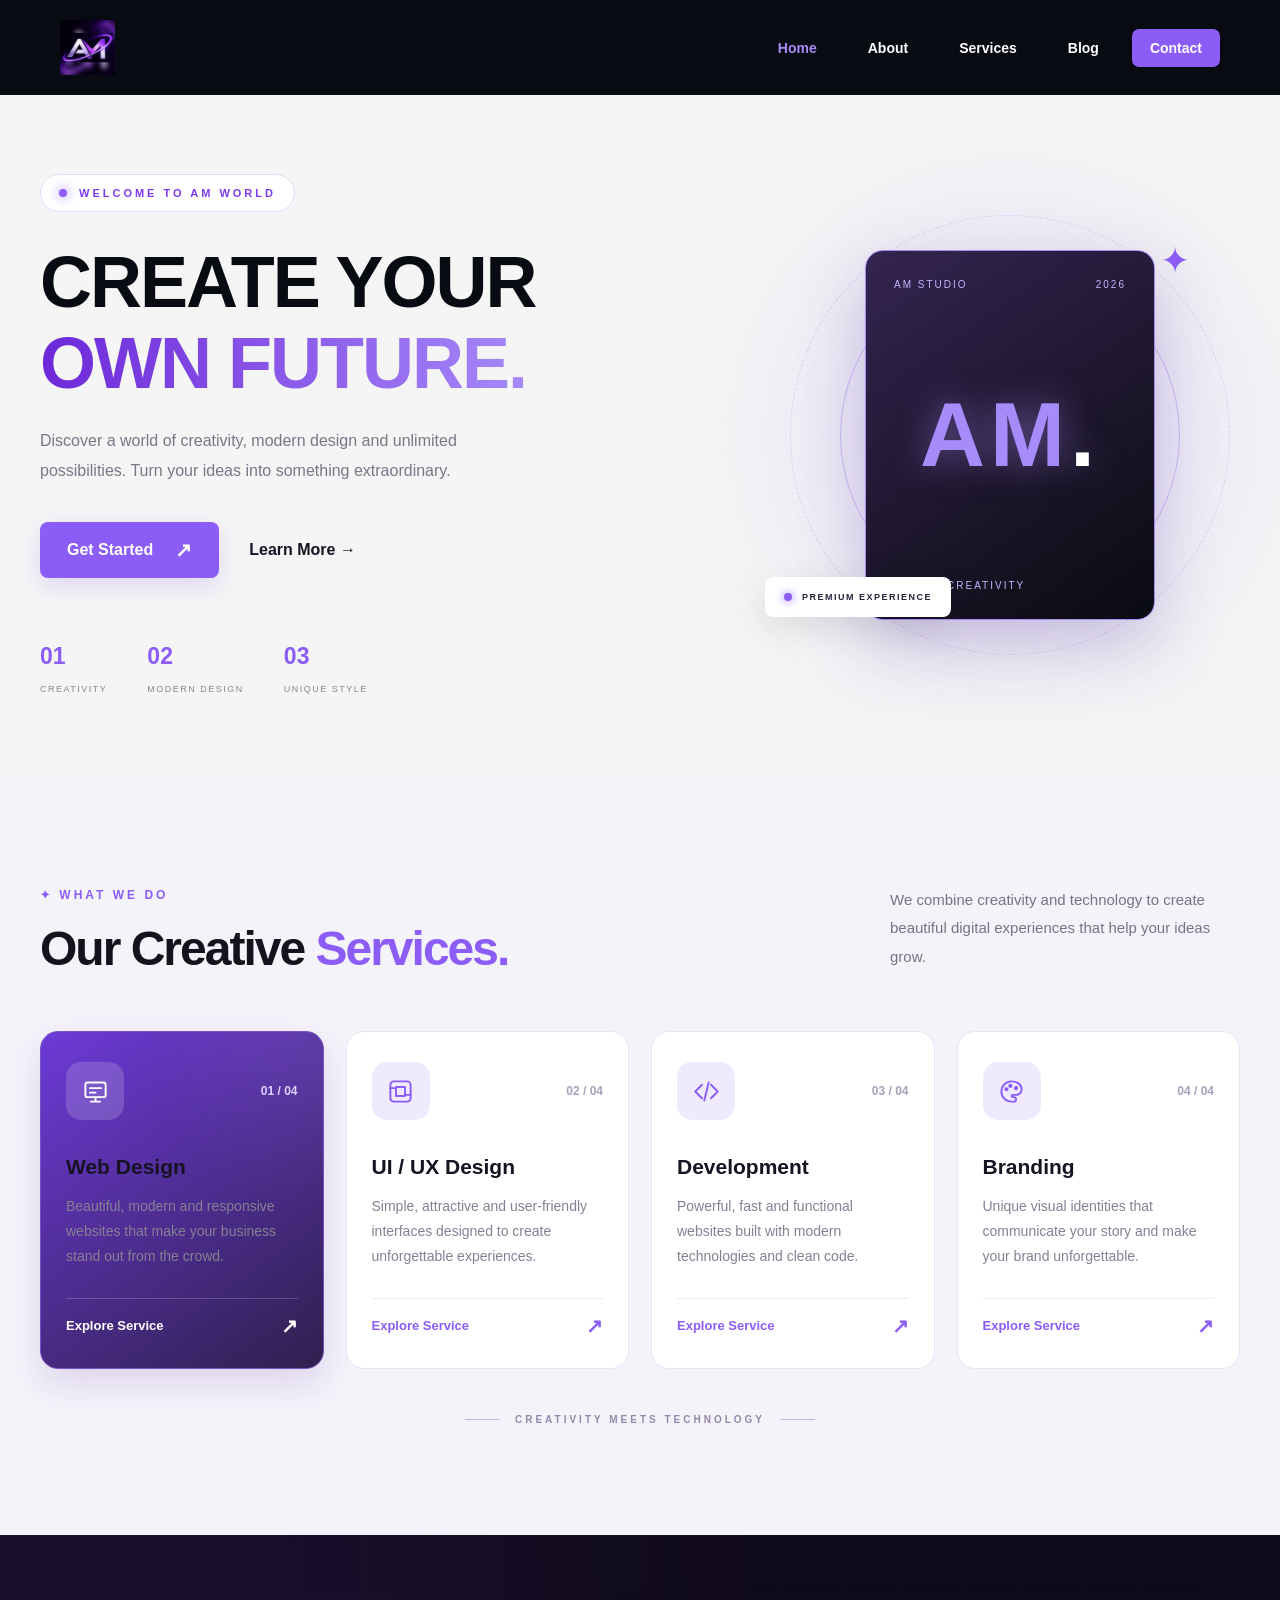
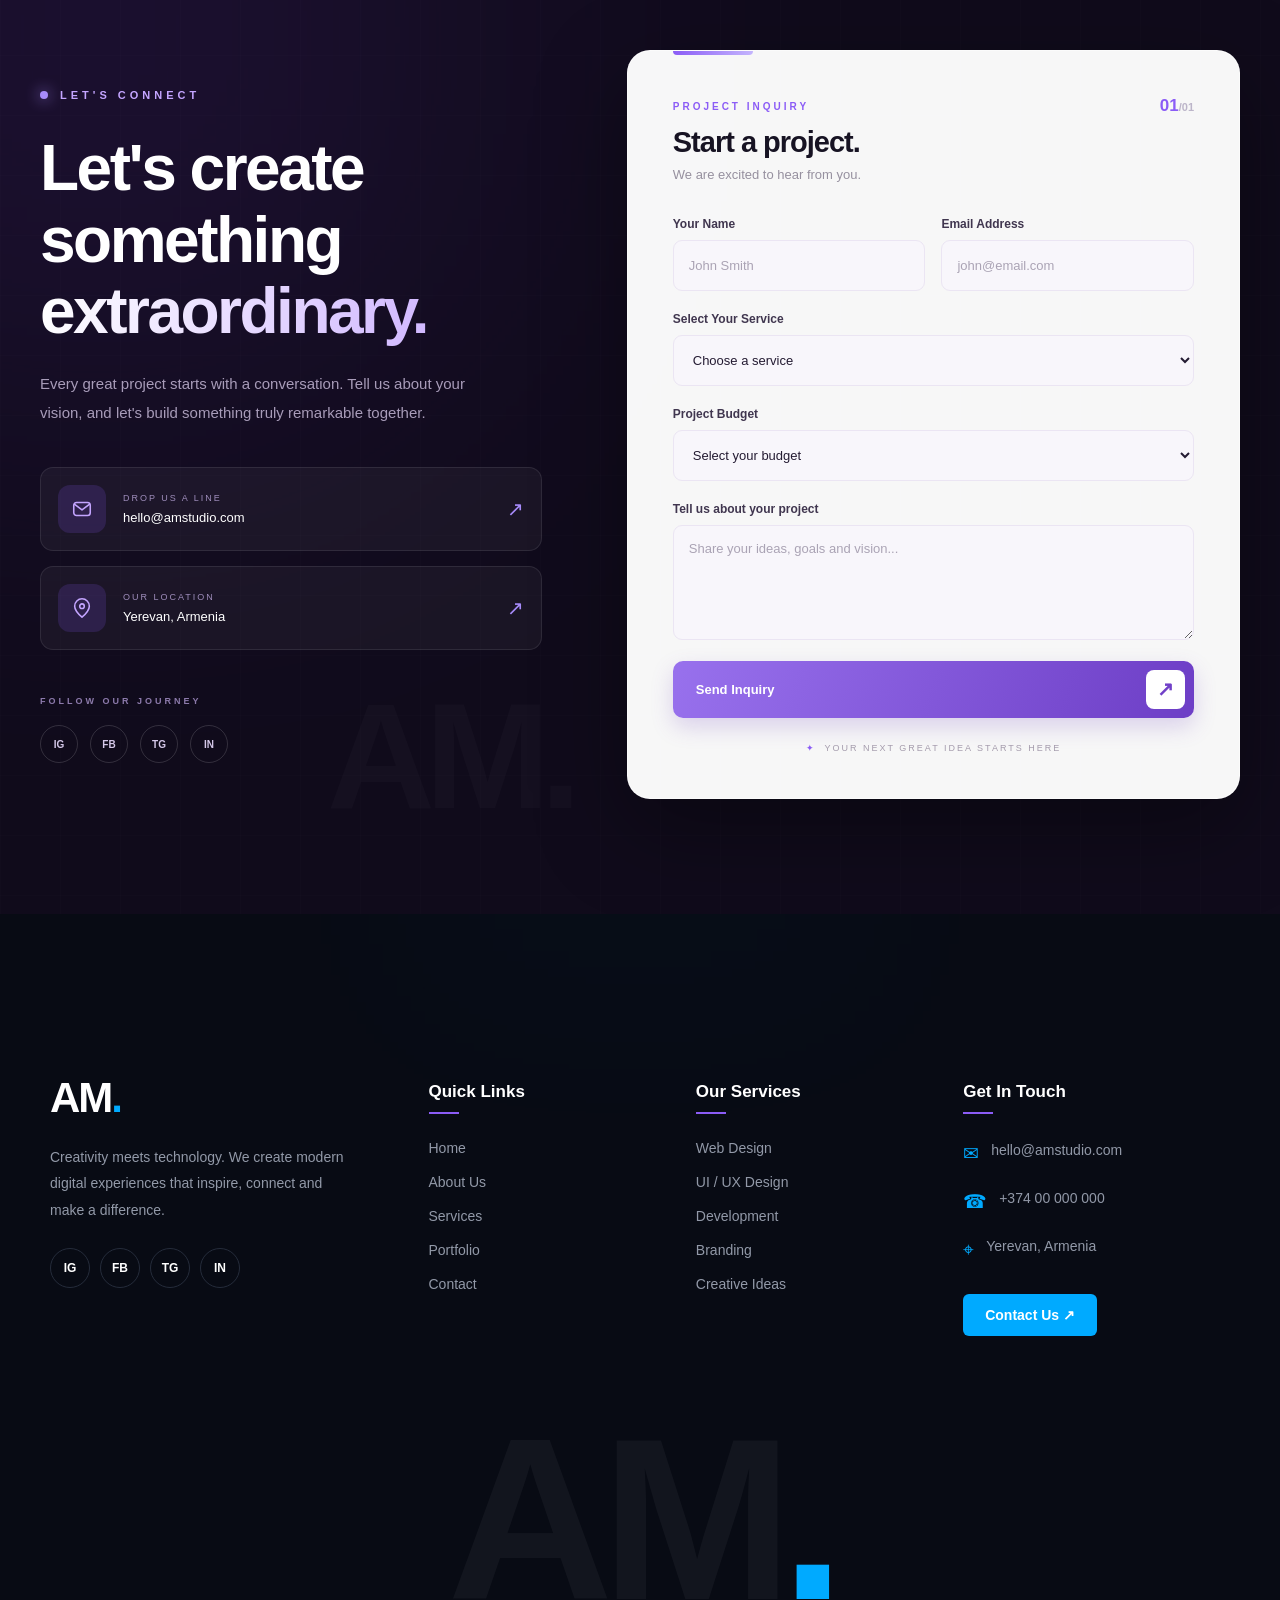
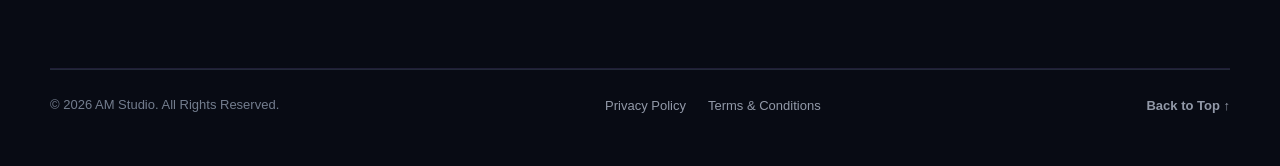
<file: index.html>
<!DOCTYPE html>
<html lang="en">
<head>
    <meta charset="UTF-8">
    <meta name="viewport" content="width=device-width, initial-scale=1.0">
    <title>AM Website</title>
    <link rel="stylesheet" href="style.css">
    <!-- AM STUDIO LOGO -->

    <link rel="icon"
          type="image/png"
          sizes="96x96"
          href="./favicon-96.png">

    <link rel="apple-touch-icon"
          href="./apple-touch-icon.png">

    <title>AM Studio | Creative Digital Agency</title>

    <meta name="description"
          content="AM Studio - Modern web design, development and creative digital experiences.">
    <link rel="icon"
          type="image/png"
          sizes="96x96"
          href="/favicon-96.png">

    <title>AM Studio | Creative Digital Agency</title>
</head>
<body>


<header>
    <div class="container">
        <div class="row">

            <a href="index.html" class="logo">
                <img src="./am-mark-512.png" alt="AM Studio">
            </a>

            <nav>
                <ul class="menu">

                    <li><a href="index.html">Home</a></li>
                    <li><a href="About.html">About</a></li>
                    <li><a href="services.html">Services</a></li>
                    <li><a href="Blog.html">Blog</a></li>
                    <li><a class="contact" href="Contact.html">Contact</a></li>

                </ul>
            </nav>

        </div>
    </div>
</header>

<section class="hero-section">

    <div class="hero-container">

        <div class="hero-left">

            <div class="hero-badge">
                <span class="hero-dot"></span>
                WELCOME TO AM WORLD
            </div>

            <h1>
                CREATE YOUR
                <span>OWN FUTURE.</span>
            </h1>

            <p>
                Discover a world of creativity, modern design
                and unlimited possibilities. Turn your ideas
                into something extraordinary.
            </p>

            <div class="hero-buttons">

                <a href="#" class="primary-btn">
                    Get Started <span>↗</span>
                </a>

                <a href="#" class="secondary-btn">
                    Learn More →
                </a>

            </div>

            <div class="hero-features">

                <div>
                    <h3>01</h3>
                    <span>CREATIVITY</span>
                </div>

                <div>
                    <h3>02</h3>
                    <span>MODERN DESIGN</span>
                </div>

                <div>
                    <h3>03</h3>
                    <span>UNIQUE STYLE</span>
                </div>

            </div>

        </div>

        <div class="hero-right">

            <div class="purple-glow"></div>

            <div class="hero-orbit orbit-1"></div>
            <div class="hero-orbit orbit-2"></div>

            <div class="hero-main-card">

                <div class="card-header">
                    <span>AM STUDIO</span>
                    <span>2026</span>
                </div>

                <div class="card-logo">
                    AM<span>.</span>
                </div>

                <div class="card-footer">
                    ART OF CREATIVITY
                </div>

            </div>

            <div class="hero-floating floating-1">
                ✦
            </div>

            <div class="hero-floating floating-2">
                ✧
            </div>

            <div class="hero-small-card">
                <span class="small-dot"></span>
                PREMIUM EXPERIENCE
            </div>

        </div>

    </div>

</section>

<section class="services-pro">

    <div class="sp-container">

        <div class="sp-heading">

            <div>
                <span class="sp-label">✦ WHAT WE DO</span>

                <h2>
                    Our Creative
                    <span>Services.</span>
                </h2>
            </div>

            <p>
                We combine creativity and technology
                to create beautiful digital experiences
                that help your ideas grow.
            </p>

        </div>

        <div class="sp-grid">

            <!-- CARD 1 -->

            <article class="sp-card sp-featured">

                <div class="sp-card-top">
                    <div class="sp-icon">
                        <svg viewBox="0 0 24 24">
                            <rect x="3" y="4" width="18" height="13" rx="2"/>
                            <path d="M8 21h8M12 17v4M7 9h10M7 13h5"/>
                        </svg>
                    </div>

                    <span class="sp-number">01 / 04</span>
                </div>

                <h3>Web Design</h3>

                <p>
                    Beautiful, modern and responsive
                    websites that make your business
                    stand out from the crowd.
                </p>

                <a href="#" class="sp-link">
                    Explore Service <span>↗</span>
                </a>

            </article>

            <!-- CARD 2 -->

            <article class="sp-card">

                <div class="sp-card-top">
                    <div class="sp-icon">
                        <svg viewBox="0 0 24 24">
                            <rect x="3" y="3" width="18" height="18" rx="3"/>
                            <path d="M8 8h8v8H8zM3 9h5M16 15h5"/>
                        </svg>
                    </div>

                    <span class="sp-number">02 / 04</span>
                </div>

                <h3>UI / UX Design</h3>

                <p>
                    Simple, attractive and user-friendly
                    interfaces designed to create
                    unforgettable experiences.
                </p>

                <a href="#" class="sp-link">
                    Explore Service <span>↗</span>
                </a>

            </article>

            <!-- CARD 3 -->

            <article class="sp-card">

                <div class="sp-card-top">
                    <div class="sp-icon">
                        <svg viewBox="0 0 24 24">
                            <path d="m8 6-6 6 6 6M16 6l6 6-6 6M14 4l-4 16"/>
                        </svg>
                    </div>

                    <span class="sp-number">03 / 04</span>
                </div>

                <h3>Development</h3>

                <p>
                    Powerful, fast and functional
                    websites built with modern
                    technologies and clean code.
                </p>

                <a href="#" class="sp-link">
                    Explore Service <span>↗</span>
                </a>

            </article>

            <!-- CARD 4 -->

            <article class="sp-card">

                <div class="sp-card-top">
                    <div class="sp-icon">
                        <svg viewBox="0 0 24 24">
                            <path d="M12 3a9 9 0 1 0 0 18h2a2 2 0 0 0 0-4h-1a1 1 0 0 1 0-2h3a5 5 0 0 0 5-5c0-4-4-7-9-7Z"/>
                            <circle cx="7.5" cy="10" r="1"/>
                            <circle cx="11" cy="7" r="1"/>
                            <circle cx="16" cy="9" r="1"/>
                        </svg>
                    </div>

                    <span class="sp-number">04 / 04</span>
                </div>

                <h3>Branding</h3>

                <p>
                    Unique visual identities that
                    communicate your story and
                    make your brand unforgettable.
                </p>

                <a href="#" class="sp-link">
                    Explore Service <span>↗</span>
                </a>

            </article>

        </div>

        <div class="sp-bottom">
            <span></span>
            CREATIVITY MEETS TECHNOLOGY
            <span></span>
        </div>

    </div>

</section>


<section class="lux-contact">

    <div class="lux-background-circle"></div>

    <div class="lux-container">

        <!-- LEFT SIDE -->

        <div class="lux-content">

            <div class="lux-eyebrow">
                <span class="lux-dot"></span>
                LET'S CONNECT
            </div>

            <h2>
                Let's create
                something
                <span>extraordinary.</span>
            </h2>

            <p class="lux-description">
                Every great project starts with a conversation.
                Tell us about your vision, and let's build
                something truly remarkable together.
            </p>

            <div class="lux-contact-details">

                <a href="mailto:hello@amstudio.com"
                   class="lux-detail-card">

                    <div class="lux-detail-icon">
                        <svg viewBox="0 0 24 24">
                            <rect x="3" y="5" width="18" height="14" rx="3"/>
                            <path d="m4 7 8 6 8-6"/>
                        </svg>
                    </div>

                    <div>
                        <span>DROP US A LINE</span>
                        <h4>hello@amstudio.com</h4>
                    </div>

                    <span class="lux-arrow">↗</span>

                </a>

                <div class="lux-detail-card">

                    <div class="lux-detail-icon">
                        <svg viewBox="0 0 24 24">
                            <path d="M20 10c0 5-8 12-8 12S4 15 4 10a8 8 0 1 1 16 0Z"/>
                            <circle cx="12" cy="10" r="2.5"/>
                        </svg>
                    </div>

                    <div>
                        <span>OUR LOCATION</span>
                        <h4>Yerevan, Armenia</h4>
                    </div>

                    <span class="lux-arrow">↗</span>

                </div>

            </div>

            <div class="lux-social-area">

                <span>FOLLOW OUR JOURNEY</span>

                <div class="lux-socials">
                    <a href="#">IG</a>
                    <a href="#">FB</a>
                    <a href="#">TG</a>
                    <a href="#">IN</a>
                </div>

            </div>

            <div class="lux-watermark">AM.</div>

        </div>

        <!-- RIGHT SIDE FORM -->

        <div class="lux-form-wrapper">

            <div class="lux-form-top">

                <div>
                    <span>PROJECT INQUIRY</span>
                    <h3>Start a project.</h3>
                    <p>We are excited to hear from you.</p>
                </div>

                <div class="lux-form-number">
                    01<span>/01</span>
                </div>

            </div>

            <form class="lux-form">

                <div class="lux-form-row">

                    <div class="lux-field">
                        <label for="lux-name">Your Name</label>

                        <input
                                type="text"
                                id="lux-name"
                                placeholder="John Smith"
                                required
                        >
                    </div>

                    <div class="lux-field">
                        <label for="lux-email">Email Address</label>

                        <input
                                type="email"
                                id="lux-email"
                                placeholder="john@email.com"
                                required
                        >
                    </div>

                </div>

                <div class="lux-field">

                    <label for="lux-service">
                        Select Your Service
                    </label>

                    <select id="lux-service" required>

                        <option value="" disabled selected>
                            Choose a service
                        </option>

                        <option>Web Design</option>
                        <option>UI / UX Design</option>
                        <option>Development</option>
                        <option>Branding</option>
                        <option>Other</option>

                    </select>

                </div>

                <div class="lux-field">

                    <label for="lux-budget">
                        Project Budget
                    </label>

                    <select id="lux-budget">

                        <option value="" disabled selected>
                            Select your budget
                        </option>

                        <option>Under $500</option>
                        <option>$500 - $1,000</option>
                        <option>$1,000 - $5,000</option>
                        <option>$5,000+</option>
                        <option>Not decided yet</option>

                    </select>

                </div>

                <div class="lux-field">

                    <label for="lux-message">
                        Tell us about your project
                    </label>

                    <textarea
                            id="lux-message"
                            rows="4"
                            placeholder="Share your ideas, goals and vision..."
                            required
                    ></textarea>

                </div>

                <button type="submit" class="lux-submit">

                    <span>Send Inquiry</span>

                    <div class="lux-submit-icon">↗</div>

                </button>

            </form>

            <div class="lux-form-bottom">
                <span>✦</span>
                YOUR NEXT GREAT IDEA STARTS HERE
            </div>

        </div>

    </div>

</section>


<style>

    /* ==============================
       FOOTER MAIN
    ============================== */

    .am-footer {
        position: relative;
        width: 100%;
        background: #080b14;
        color: #ffffff;
        overflow: hidden;
        font-family: Arial, sans-serif;
        isolation: isolate;
    }

    .am-footer * {
        box-sizing: border-box;
    }

    .footer-glow {
        position: absolute;
        top: -180px;
        left: 50%;
        transform: translateX(-50%);
        width: 500px;
        height: 300px;
        background: rgba(0, 145, 255, 0.12);
        filter: blur(100px);
        pointer-events: none;
        z-index: -1;
    }

    .footer-container {
        position: relative;
        width: 100%;
        max-width: 1250px;
        margin: auto;
        padding: 75px 30px 25px;
    }

    /* ==============================
       FOOTER MAIN CONTENT
    ============================== */

    .footer-main {
        display: grid;
        grid-template-columns: 1.5fr 1fr 1fr 1.2fr;
        gap: 45px;
        padding-bottom: 60px;
    }

    .footer-brand,
    .footer-column {
        min-width: 0;
    }

    /* LOGO */

    .footer-logo {
        font-size: 42px;
        font-weight: 900;
        letter-spacing: -2px;
        margin-bottom: 22px;
        color: #ffffff;
    }

    .footer-logo span,
    .footer-big-text span {
        color: #00aaff;
    }

    /* BRAND TEXT */

    .footer-brand p {
        color: #9299a8;
        font-size: 14px;
        line-height: 1.9;
        max-width: 310px;
        margin-bottom: 25px;
    }

    /* SOCIAL LINKS */

    .footer-socials {
        display: flex;
        align-items: center;
        flex-wrap: wrap;
        gap: 10px;
    }

    .footer-socials a {
        width: 40px;
        height: 40px;
        display: flex;
        align-items: center;
        justify-content: center;
        border: 1px solid #252c3b;
        border-radius: 50%;
        color: #ffffff;
        text-decoration: none;
        font-size: 12px;
        font-weight: bold;
        transition: 0.3s ease;
    }

    .footer-socials a:hover {
        background: #00aaff;
        border-color: #00aaff;
        transform: translateY(-5px);
    }

    /* ==============================
       FOOTER COLUMNS
    ============================== */

    .footer-column h3 {
        font-size: 17px;
        font-weight: 700;
        margin: 8px 0 25px;
        color: #ffffff;
    }

    .footer-column ul {
        list-style: none;
        padding: 0;
        margin: 0;
    }

    .footer-column li {
        margin-bottom: 16px;
    }

    .footer-column ul a {
        color: #9299a8;
        font-size: 14px;
        text-decoration: none;
        transition: 0.3s ease;
    }

    .footer-column ul a:hover {
        color: #00aaff;
        padding-left: 5px;
    }

    /* ==============================
       CONTACT
    ============================== */

    .footer-contact p {
        display: flex;
        align-items: flex-start;
        gap: 12px;
        color: #9299a8;
        font-size: 14px;
        line-height: 1.6;
        margin-bottom: 18px;
        overflow-wrap: anywhere;
    }

    .footer-contact p span {
        color: #00aaff;
        font-size: 19px;
        flex-shrink: 0;
    }

    .footer-contact-btn {
        display: inline-flex;
        align-items: center;
        justify-content: center;
        gap: 10px;
        margin-top: 10px;
        padding: 13px 22px;
        border-radius: 6px;
        background: #00aaff;
        color: #ffffff;
        text-decoration: none;
        font-size: 14px;
        font-weight: bold;
        transition: 0.3s ease;
    }

    .footer-contact-btn:hover {
        background: #008bd1;
        transform: translateY(-3px);
    }

    /* ==============================
       BIG BRAND TEXT
    ============================== */

    .footer-big-text {
        width: 100%;
        text-align: center;
        font-size: clamp(90px, 20vw, 230px);
        font-weight: 900;
        letter-spacing: -12px;
        line-height: 0.9;
        color: rgba(255, 255, 255, 0.045);
        padding: 20px 0 45px;
        overflow: hidden;
        white-space: nowrap;
        user-select: none;
    }

    /* ==============================
       BOTTOM FOOTER
    ============================== */

    .footer-bottom {
        display: flex;
        justify-content: space-between;
        align-items: center;
        flex-wrap: wrap;
        gap: 20px;
        border-top: 1px solid #222938;
        padding-top: 25px;
    }

    .footer-bottom p {
        color: #737d8e;
        font-size: 13px;
        margin: 0;
    }

    .footer-bottom-links {
        display: flex;
        align-items: center;
        flex-wrap: wrap;
        gap: 22px;
    }

    .footer-bottom-links a,
    .back-top {
        color: #9299a8;
        font-size: 13px;
        text-decoration: none;
        transition: 0.3s ease;
    }

    .footer-bottom-links a:hover,
    .back-top:hover {
        color: #00aaff;
    }

    .back-top {
        font-weight: bold;
        white-space: nowrap;
    }

    /* ==============================
       TABLET RESPONSIVE
    ============================== */

    @media (max-width: 900px) {

        .footer-main {
            grid-template-columns: repeat(2, minmax(0, 1fr));
            gap: 45px 35px;
        }

        .footer-brand {
            grid-column: 1 / -1;
        }

        .footer-brand p {
            max-width: 450px;
        }

        .footer-big-text {
            letter-spacing: -7px;
        }

    }

    /* ==============================
       MOBILE RESPONSIVE
    ============================== */

    @media (max-width: 600px) {

        .footer-container {
            padding: 55px 20px 22px;
        }

        .footer-main {
            grid-template-columns: repeat(2, minmax(0, 1fr));
            gap: 35px 18px;
            padding-bottom: 40px;
        }

        .footer-brand {
            grid-column: 1 / -1;
        }

        .footer-brand p {
            font-size: 13px;
        }

        .footer-logo {
            font-size: 36px;
        }

        .footer-column h3 {
            font-size: 15px;
            margin-bottom: 20px;
        }

        .footer-column li {
            margin-bottom: 14px;
        }

        .footer-column ul a {
            font-size: 13px;
        }

        .footer-contact {
            grid-column: 1 / -1;
        }

        .footer-contact p {
            font-size: 13px;
        }

        .footer-big-text {
            font-size: 27vw;
            letter-spacing: -5px;
            padding: 15px 0 35px;
        }

        .footer-bottom {
            flex-direction: column;
            text-align: center;
            gap: 18px;
            padding-top: 22px;
        }

        .footer-bottom p {
            line-height: 1.7;
        }

        .footer-bottom-links {
            justify-content: center;
            gap: 15px;
        }

    }

    /* SMALL MOBILE */

    @media (max-width: 360px) {

        .footer-container {
            padding-left: 15px;
            padding-right: 15px;
        }

        .footer-main {
            gap: 30px 12px;
        }

        .footer-bottom-links {
            gap: 10px;
        }

        .footer-bottom-links a {
            font-size: 11px;
        }

    }

</style>


<footer class="am-footer" id="footer">

    <div class="footer-glow"></div>

    <div class="footer-container">

        <!-- BRAND AND LINKS -->

        <div class="footer-main">

            <!-- BRAND -->

            <div class="footer-brand">

                <div class="footer-logo">
                    AM<span>.</span>
                </div>

                <p>
                    Creativity meets technology.
                    We create modern digital experiences
                    that inspire, connect and make a difference.
                </p>

                <div class="footer-socials">

                    <a href="#" aria-label="Instagram">IG</a>
                    <a href="#" aria-label="Facebook">FB</a>
                    <a href="#" aria-label="Telegram">TG</a>
                    <a href="#" aria-label="LinkedIn">IN</a>

                </div>

            </div>


            <!-- QUICK LINKS -->

            <div class="footer-column">

                <h3>Quick Links</h3>

                <ul>
                    <li><a href="#">Home</a></li>
                    <li><a href="#">About Us</a></li>
                    <li><a href="#">Services</a></li>
                    <li><a href="#">Portfolio</a></li>
                    <li><a href="#">Contact</a></li>
                </ul>

            </div>


            <!-- SERVICES -->

            <div class="footer-column">

                <h3>Our Services</h3>

                <ul>
                    <li><a href="#">Web Design</a></li>
                    <li><a href="#">UI / UX Design</a></li>
                    <li><a href="#">Development</a></li>
                    <li><a href="#">Branding</a></li>
                    <li><a href="#">Creative Ideas</a></li>
                </ul>

            </div>


            <!-- CONTACT -->

            <div class="footer-column footer-contact">

                <h3>Get In Touch</h3>

                <p>
                    <span>✉</span>
                    hello@amstudio.com
                </p>

                <p>
                    <span>☎</span>
                    +374 00 000 000
                </p>

                <p>
                    <span>⌖</span>
                    Yerevan, Armenia
                </p>

                <a href="Contact.html" class="footer-contact-btn">
                    Contact Us ↗
                </a>

            </div>

        </div>


        <!-- BIG LOGO -->

        <div class="footer-big-text">
            AM<span>.</span>
        </div>


        <!-- BOTTOM SECTION -->

        <div class="footer-bottom">

            <p>
                © 2026 AM Studio. All Rights Reserved.
            </p>

            <div class="footer-bottom-links">

                <a href="#">Privacy Policy</a>

                <a href="#">Terms & Conditions</a>

            </div>

            <a href="#" class="back-top">
                Back to Top ↑
            </a>

        </div>

    </div>

</footer>

<script>

    document.addEventListener("DOMContentLoaded", function() {

        let currentPage = window.location.pathname
            .split("/")
            .pop()
            .toLowerCase();

        if (currentPage === "") {
            currentPage = "index.html";
        }

        let menuLinks = document.querySelectorAll("header .menu a");

        menuLinks.forEach(function(link) {

            let linkPage = link.getAttribute("href")
                .split("/")
                .pop()
                .toLowerCase();

            if (linkPage === currentPage) {
                link.classList.add("active");
            }

        });

    });

</script>

</body>
</html>
</file>
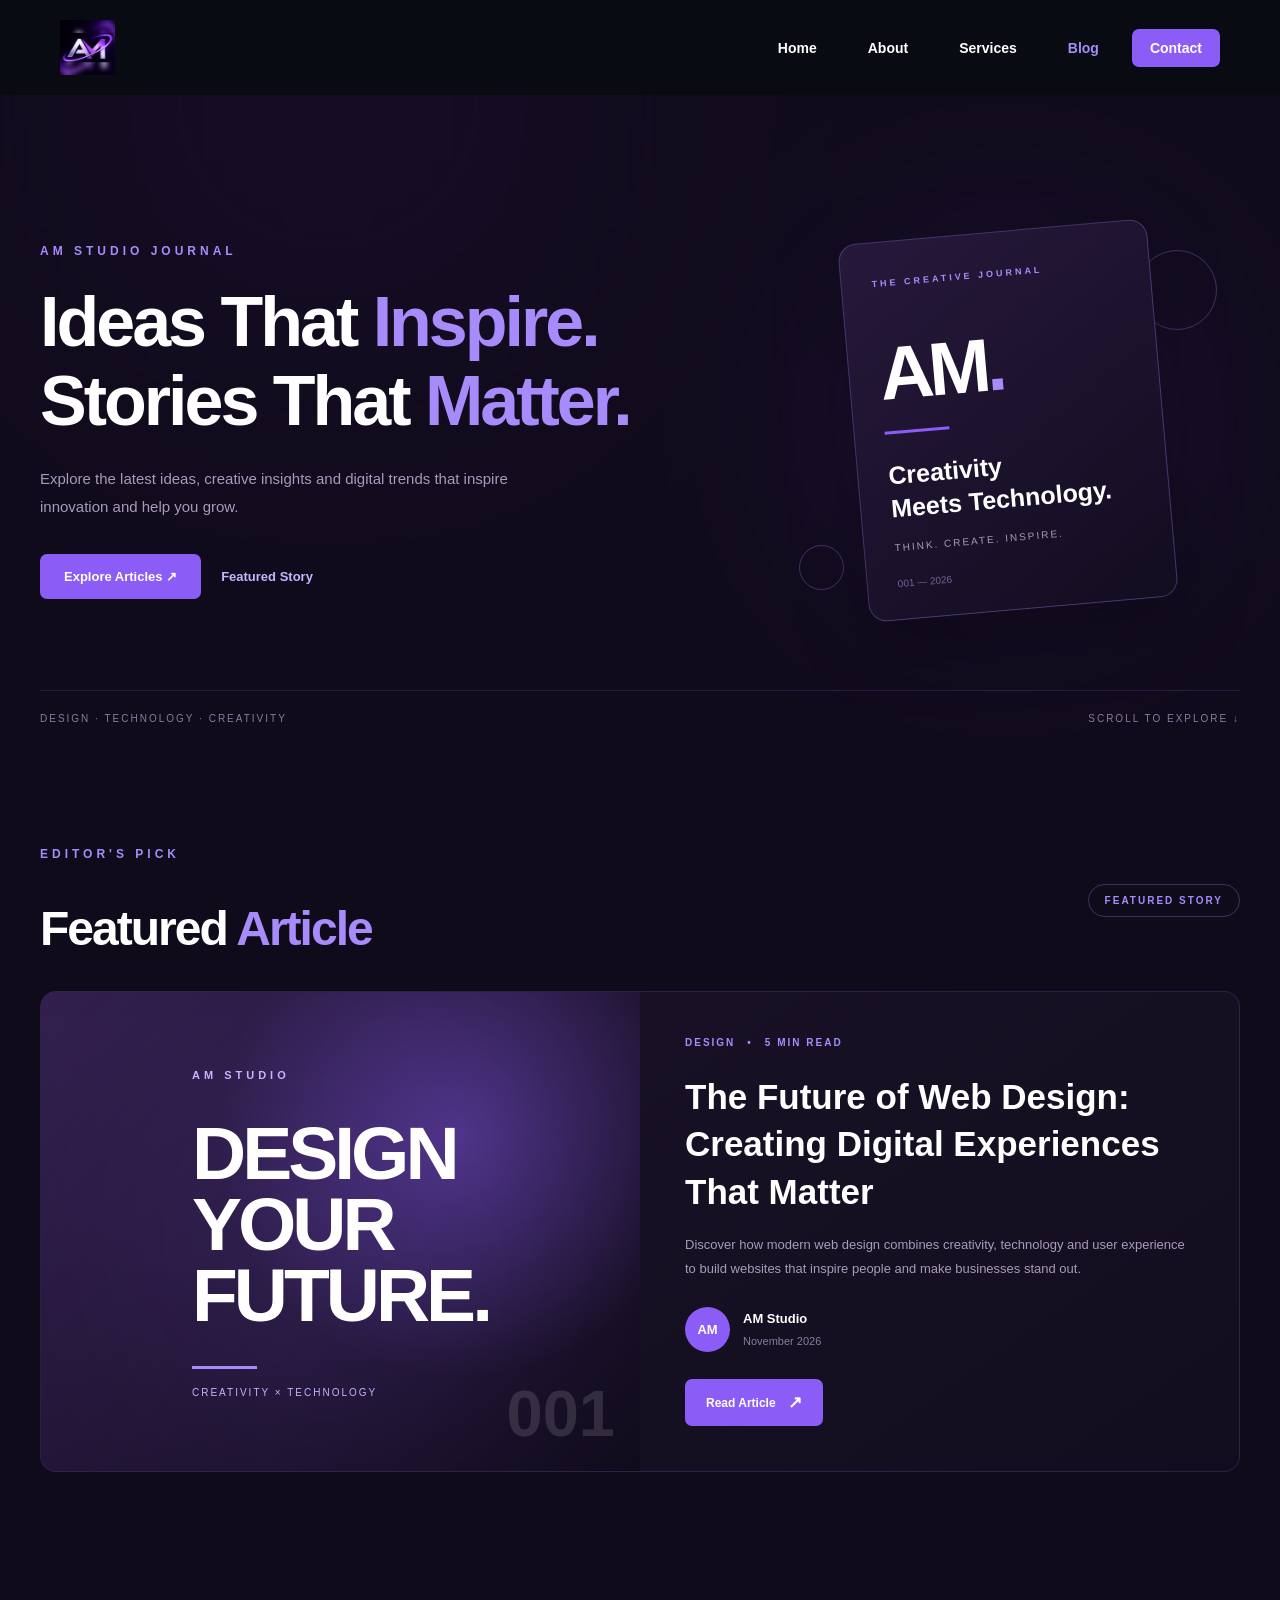
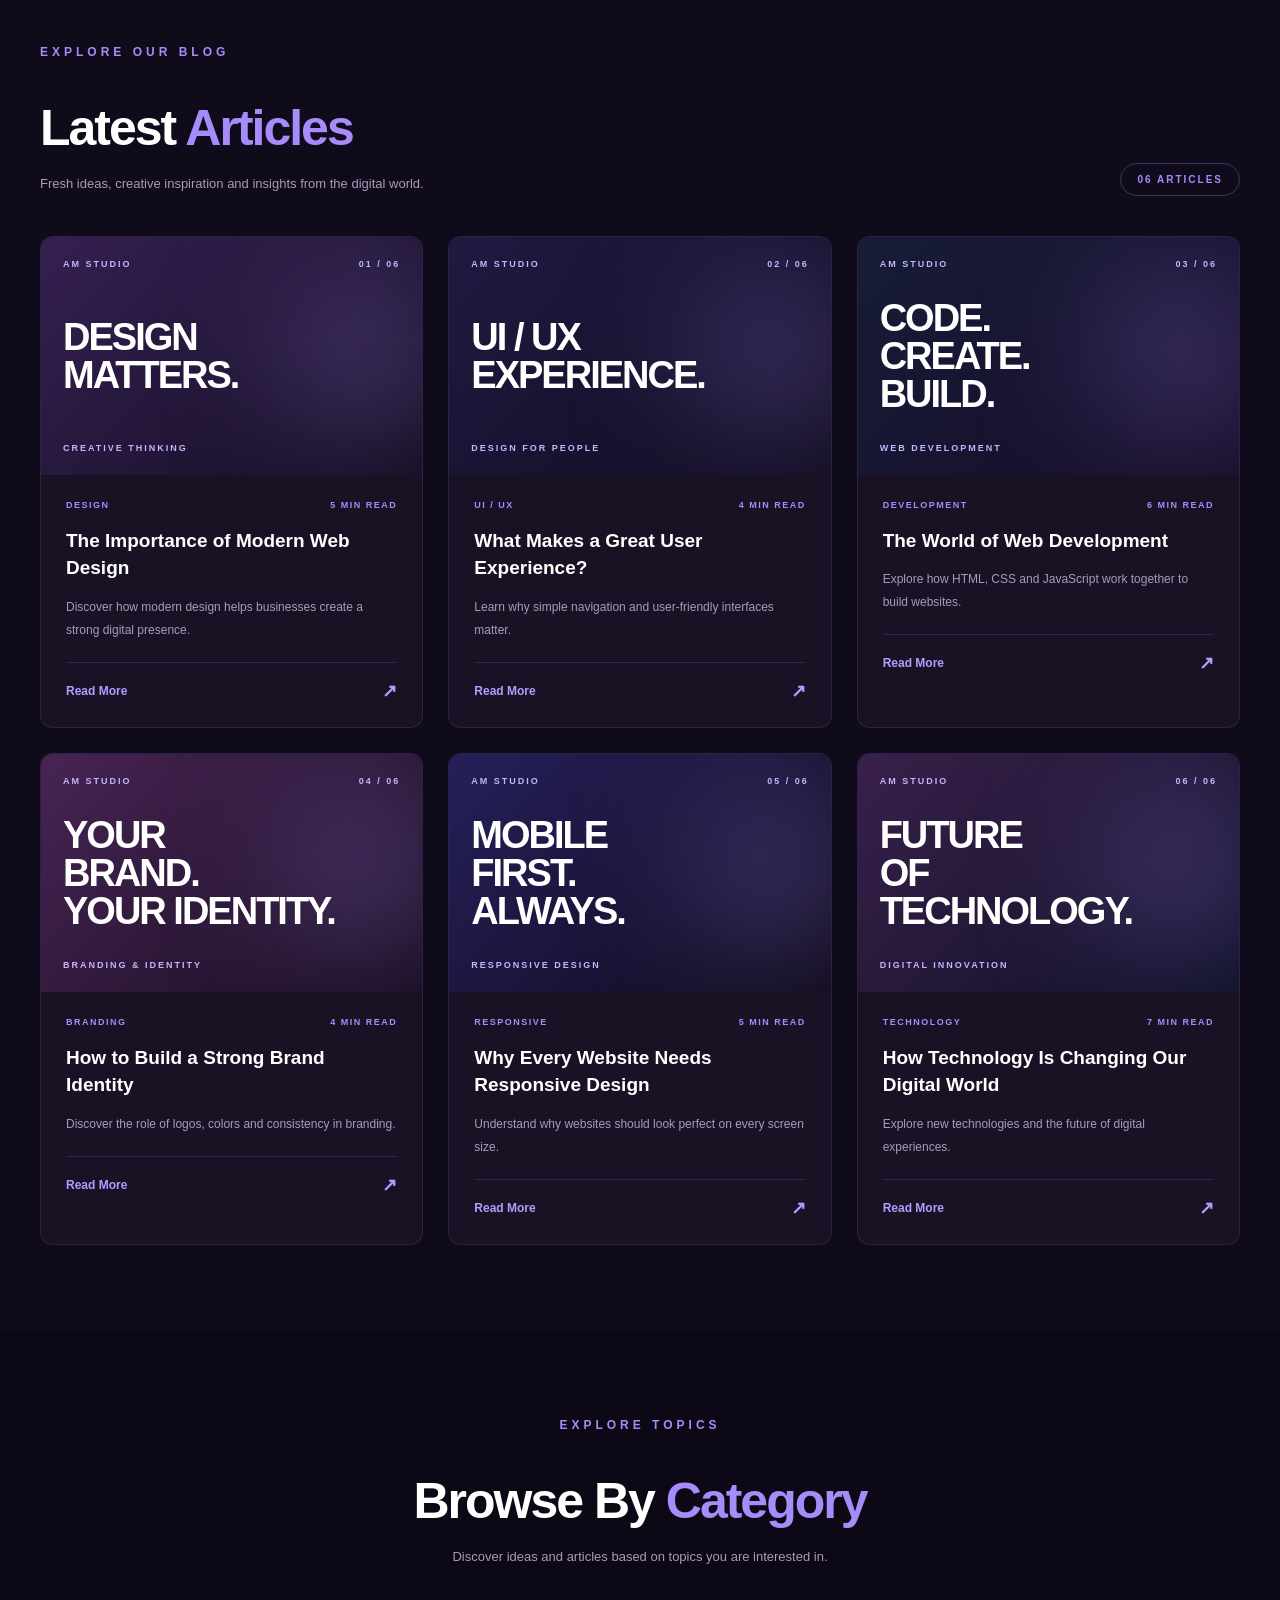
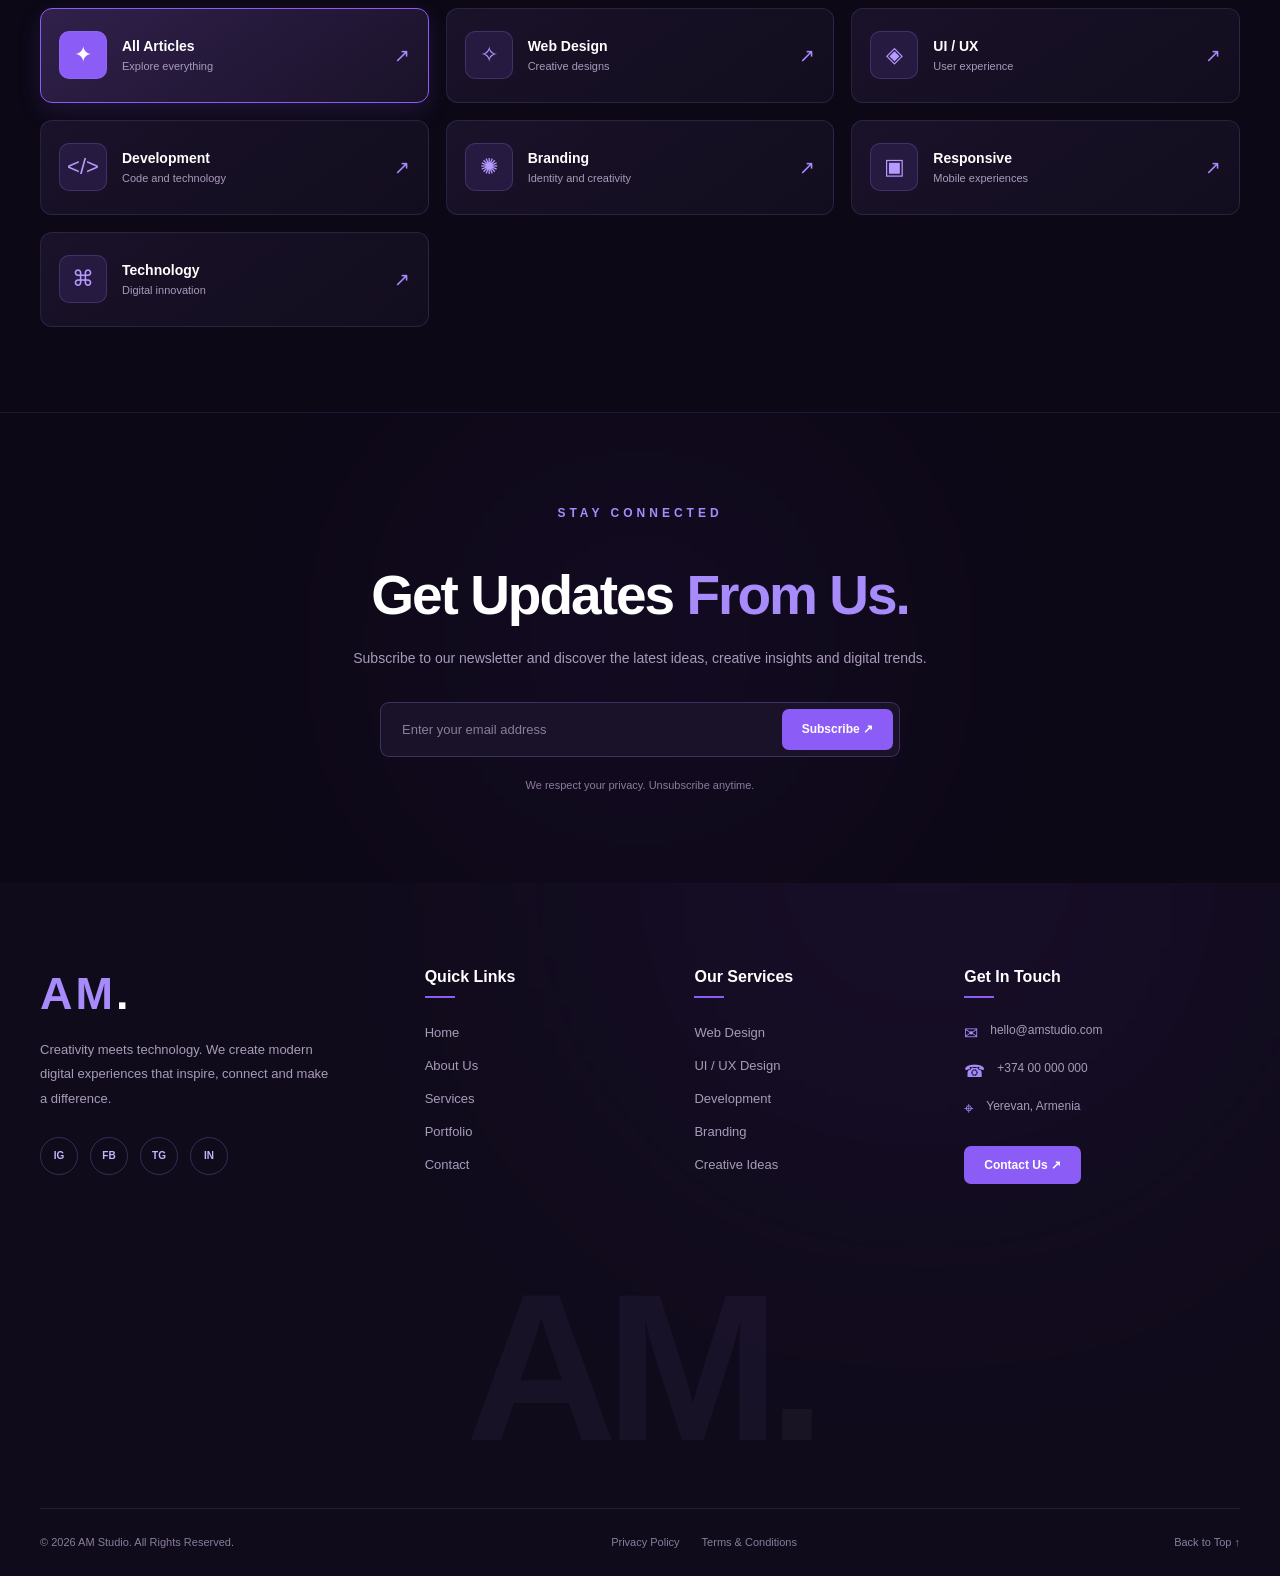
<file: Blog.html>
<!DOCTYPE html>
<html lang="en">

<head>
    <meta charset="UTF-8">
    <meta name="viewport" content="width=device-width, initial-scale=1.0">

    <title>Blog | AM Studio</title>

    <link rel="stylesheet" href="style.css">
    <link rel="icon"
          type="image/png"
          sizes="96x96"
          href="/favicon-96.png">

    <title>AM Studio | Creative Digital Agency</title>
</head>

<body>

<!-- HEADER -->

<header>
    <div class="container">
        <div class="row">

            <a href="index.html" class="logo">
                <img src="./am-mark-512.png" alt="AM Studio">
            </a>

            <nav>
                <ul class="menu">

                    <li><a href="index.html">Home</a></li>
                    <li><a href="About.html">About</a></li>
                    <li><a href="services.html">Services</a></li>
                    <li><a class="active" href="Blog.html">Blog</a></li>
                    <li><a class="contact" href="Contact.html">Contact</a></li>

                </ul>
            </nav>

        </div>
    </div>
</header>
<!-- BLOG HERO -->

<section class="blog-hero">

    <div class="blog-hero-glow"></div>

    <div class="blog-hero-container">

        <div class="blog-hero-content">

            <span class="blog-label">
                AM STUDIO JOURNAL
            </span>

            <h1>
                Ideas That
                <span>Inspire.</span>
                <br>
                Stories That
                <span>Matter.</span>
            </h1>

            <p>
                Explore the latest ideas, creative insights
                and digital trends that inspire innovation
                and help you grow.
            </p>

            <div class="blog-hero-buttons">

                <a href="#latest-posts" class="blog-main-btn">
                    Explore Articles ↗
                </a>

                <a href="#featured-article" class="blog-secondary-btn">
                    Featured Story
                </a>

            </div>

        </div>


        <!-- RIGHT VISUAL -->

        <div class="blog-hero-visual">

            <div class="blog-visual-circle"></div>

            <div class="blog-visual-card">

                <span class="visual-small-label">
                    THE CREATIVE JOURNAL
                </span>

                <div class="visual-logo">
                    AM<span>.</span>
                </div>

                <div class="visual-line"></div>

                <h3>
                    Creativity
                    <br>
                    Meets Technology.
                </h3>

                <p>
                    THINK. CREATE. INSPIRE.
                </p>

                <span class="visual-number">
                    001 — 2026
                </span>

            </div>

            <div class="visual-decoration decoration-one"></div>
            <div class="visual-decoration decoration-two"></div>

        </div>

    </div>


    <div class="blog-hero-bottom">

        <span>DESIGN · TECHNOLOGY · CREATIVITY</span>

        <a href="#latest-posts">
            SCROLL TO EXPLORE ↓
        </a>

    </div>

</section>
<!-- FEATURED ARTICLE -->

<section class="featured-section" id="featured-article">

    <div class="featured-header">

        <div>
            <span class="blog-label">EDITOR'S PICK</span>

            <h2>
                Featured <span>Article</span>
            </h2>
        </div>

        <span class="featured-tag">
            FEATURED STORY
        </span>

    </div>


    <div class="featured-card">

        <!-- ARTICLE IMAGE -->

        <div class="featured-image">

            <div class="featured-image-glow"></div>

            <div class="featured-image-content">

                <span>AM STUDIO</span>

                <h3>
                    DESIGN
                    <br>
                    YOUR
                    <br>
                    FUTURE.
                </h3>

                <div class="featured-image-line"></div>

                <p>CREATIVITY × TECHNOLOGY</p>

            </div>

            <div class="featured-image-number">
                001
            </div>

        </div>


        <!-- ARTICLE CONTENT -->

        <div class="featured-content">

            <div class="featured-meta">

                <span>DESIGN</span>

                <span>•</span>

                <span>5 MIN READ</span>

            </div>

            <h3>
                The Future of Web Design:
                Creating Digital Experiences
                That Matter
            </h3>

            <p>
                Discover how modern web design combines
                creativity, technology and user experience
                to build websites that inspire people
                and make businesses stand out.
            </p>

            <div class="featured-author">

                <div class="author-avatar">
                    AM
                </div>

                <div class="author-info">

                    <h4>AM Studio</h4>

                    <span>November 2026</span>

                </div>

            </div>

            <a href="#latest-posts" class="featured-read-btn">
                Read Article <span>↗</span>
            </a>

        </div>

    </div>

</section>
<!-- LATEST ARTICLES -->

<section class="latest-section" id="latest-posts">

    <div class="latest-header">

        <div>
            <span class="blog-label">EXPLORE OUR BLOG</span>

            <h2>
                Latest <span>Articles</span>
            </h2>

            <p>
                Fresh ideas, creative inspiration
                and insights from the digital world.
            </p>
        </div>

        <span class="latest-count">
            06 ARTICLES
        </span>

    </div>


    <div class="articles-grid">


        <!-- ARTICLE 01 -->

        <article class="article-card">

            <div class="article-art article-art-design">

                <div class="article-art-top">
                    <span>AM STUDIO</span>
                    <span>01 / 06</span>
                </div>

                <div class="article-art-title">
                    DESIGN
                    <br>
                    MATTERS.
                </div>

                <div class="article-art-bottom">
                    CREATIVE THINKING
                </div>

            </div>

            <div class="article-card-content">

                <div class="article-meta">
                    <span>DESIGN</span>
                    <span>5 MIN READ</span>
                </div>

                <h3>
                    The Importance of Modern Web Design
                </h3>

                <p>
                    Discover how modern design helps
                    businesses create a strong digital presence.
                </p>

                <details class="article-more">

                    <summary>
                        Read More <span>↗</span>
                    </summary>

                    <p>
                        A good website is more than beautiful colors
                        and images. It combines clear navigation,
                        readable content and visual consistency
                        to create a better experience for visitors.
                    </p>

                </details>

            </div>

        </article>


        <!-- ARTICLE 02 -->

        <article class="article-card">

            <div class="article-art article-art-ui">

                <div class="article-art-top">
                    <span>AM STUDIO</span>
                    <span>02 / 06</span>
                </div>

                <div class="article-art-title">
                    UI / UX
                    <br>
                    EXPERIENCE.
                </div>

                <div class="article-art-bottom">
                    DESIGN FOR PEOPLE
                </div>

            </div>

            <div class="article-card-content">

                <div class="article-meta">
                    <span>UI / UX</span>
                    <span>4 MIN READ</span>
                </div>

                <h3>
                    What Makes a Great User Experience?
                </h3>

                <p>
                    Learn why simple navigation and
                    user-friendly interfaces matter.
                </p>

                <details class="article-more">

                    <summary>
                        Read More <span>↗</span>
                    </summary>

                    <p>
                        Great user experience starts with
                        understanding people. Clear buttons,
                        logical layouts and accessible content
                        help visitors achieve their goals easily.
                    </p>

                </details>

            </div>

        </article>


        <!-- ARTICLE 03 -->

        <article class="article-card">

            <div class="article-art article-art-code">

                <div class="article-art-top">
                    <span>AM STUDIO</span>
                    <span>03 / 06</span>
                </div>

                <div class="article-art-title">
                    CODE.
                    <br>
                    CREATE.
                    <br>
                    BUILD.
                </div>

                <div class="article-art-bottom">
                    WEB DEVELOPMENT
                </div>

            </div>

            <div class="article-card-content">

                <div class="article-meta">
                    <span>DEVELOPMENT</span>
                    <span>6 MIN READ</span>
                </div>

                <h3>
                    The World of Web Development
                </h3>

                <p>
                    Explore how HTML, CSS and JavaScript
                    work together to build websites.
                </p>

                <details class="article-more">

                    <summary>
                        Read More <span>↗</span>
                    </summary>

                    <p>
                        HTML creates the structure, CSS controls
                        the appearance, and JavaScript adds
                        interactive functionality. Together,
                        they form the foundation of modern web development.
                    </p>

                </details>

            </div>

        </article>


        <!-- ARTICLE 04 -->

        <article class="article-card">

            <div class="article-art article-art-brand">

                <div class="article-art-top">
                    <span>AM STUDIO</span>
                    <span>04 / 06</span>
                </div>

                <div class="article-art-title">
                    YOUR
                    <br>
                    BRAND.
                    <br>
                    YOUR IDENTITY.
                </div>

                <div class="article-art-bottom">
                    BRANDING & IDENTITY
                </div>

            </div>

            <div class="article-card-content">

                <div class="article-meta">
                    <span>BRANDING</span>
                    <span>4 MIN READ</span>
                </div>

                <h3>
                    How to Build a Strong Brand Identity
                </h3>

                <p>
                    Discover the role of logos, colors
                    and consistency in branding.
                </p>

                <details class="article-more">

                    <summary>
                        Read More <span>↗</span>
                    </summary>

                    <p>
                        A strong brand identity makes a business
                        recognizable. Consistent colors,
                        typography, logos and communication
                        help create a memorable impression.
                    </p>

                </details>

            </div>

        </article>


        <!-- ARTICLE 05 -->

        <article class="article-card">

            <div class="article-art article-art-mobile">

                <div class="article-art-top">
                    <span>AM STUDIO</span>
                    <span>05 / 06</span>
                </div>

                <div class="article-art-title">
                    MOBILE
                    <br>
                    FIRST.
                    <br>
                    ALWAYS.
                </div>

                <div class="article-art-bottom">
                    RESPONSIVE DESIGN
                </div>

            </div>

            <div class="article-card-content">

                <div class="article-meta">
                    <span>RESPONSIVE</span>
                    <span>5 MIN READ</span>
                </div>

                <h3>
                    Why Every Website Needs Responsive Design
                </h3>

                <p>
                    Understand why websites should look
                    perfect on every screen size.
                </p>

                <details class="article-more">

                    <summary>
                        Read More <span>↗</span>
                    </summary>

                    <p>
                        Responsive design allows websites
                        to adapt to computers, tablets
                        and smartphones. Flexible layouts
                        help visitors enjoy the same content
                        on different devices.
                    </p>

                </details>

            </div>

        </article>


        <!-- ARTICLE 06 -->

        <article class="article-card">

            <div class="article-art article-art-future">

                <div class="article-art-top">
                    <span>AM STUDIO</span>
                    <span>06 / 06</span>
                </div>

                <div class="article-art-title">
                    FUTURE
                    <br>
                    OF
                    <br>
                    TECHNOLOGY.
                </div>

                <div class="article-art-bottom">
                    DIGITAL INNOVATION
                </div>

            </div>

            <div class="article-card-content">

                <div class="article-meta">
                    <span>TECHNOLOGY</span>
                    <span>7 MIN READ</span>
                </div>

                <h3>
                    How Technology Is Changing Our Digital World
                </h3>

                <p>
                    Explore new technologies and the
                    future of digital experiences.
                </p>

                <details class="article-more">

                    <summary>
                        Read More <span>↗</span>
                    </summary>

                    <p>
                        Artificial intelligence, automation
                        and modern development tools are
                        changing how digital products
                        are designed, created and used.
                    </p>

                </details>

            </div>

        </article>


    </div>

</section>
<!-- BLOG CATEGORIES -->

<section class="categories-section" id="categories">

    <div class="categories-header">

        <span class="blog-label">EXPLORE TOPICS</span>

        <h2>
            Browse By <span>Category</span>
        </h2>

        <p>
            Discover ideas and articles based on
            topics you are interested in.
        </p>

    </div>


    <!-- ALL ARTICLES BUTTON -->

    <div class="categories-filter">

        <button class="category-card active"
                type="button"
                data-filter="all"
                aria-pressed="true">

            <span class="category-icon">✦</span>

            <span class="category-info">
                <strong>All Articles</strong>
                <small>Explore everything</small>
            </span>

            <span class="category-arrow">↗</span>

        </button>


        <!-- DESIGN -->

        <button class="category-card"
                type="button"
                data-filter="design"
                aria-pressed="false">

            <span class="category-icon">✧</span>

            <span class="category-info">
                <strong>Web Design</strong>
                <small>Creative designs</small>
            </span>

            <span class="category-arrow">↗</span>

        </button>


        <!-- UI UX -->

        <button class="category-card"
                type="button"
                data-filter="ui/ux"
                aria-pressed="false">

            <span class="category-icon">◈</span>

            <span class="category-info">
                <strong>UI / UX</strong>
                <small>User experience</small>
            </span>

            <span class="category-arrow">↗</span>

        </button>


        <!-- DEVELOPMENT -->

        <button class="category-card"
                type="button"
                data-filter="development"
                aria-pressed="false">

            <span class="category-icon">&lt;/&gt;</span>

            <span class="category-info">
                <strong>Development</strong>
                <small>Code and technology</small>
            </span>

            <span class="category-arrow">↗</span>

        </button>


        <!-- BRANDING -->

        <button class="category-card"
                type="button"
                data-filter="branding"
                aria-pressed="false">

            <span class="category-icon">✺</span>

            <span class="category-info">
                <strong>Branding</strong>
                <small>Identity and creativity</small>
            </span>

            <span class="category-arrow">↗</span>

        </button>


        <!-- RESPONSIVE -->

        <button class="category-card"
                type="button"
                data-filter="responsive"
                aria-pressed="false">

            <span class="category-icon">▣</span>

            <span class="category-info">
                <strong>Responsive</strong>
                <small>Mobile experiences</small>
            </span>

            <span class="category-arrow">↗</span>

        </button>


        <!-- TECHNOLOGY -->

        <button class="category-card"
                type="button"
                data-filter="technology"
                aria-pressed="false">

            <span class="category-icon">⌘</span>

            <span class="category-info">
                <strong>Technology</strong>
                <small>Digital innovation</small>
            </span>

            <span class="category-arrow">↗</span>

        </button>

    </div>

</section>
<script>

    document.addEventListener("DOMContentLoaded", function () {

        const categoryButtons = document.querySelectorAll(
            ".category-card"
        );

        const articleCards = document.querySelectorAll(
            ".article-card"
        );

        categoryButtons.forEach(function(button) {

            button.addEventListener("click", function() {

                const selectedCategory =
                    button.dataset.filter.toLowerCase();

                // ACTIVE BUTTON

                categoryButtons.forEach(function(btn) {

                    btn.classList.remove("active");
                    btn.setAttribute("aria-pressed", "false");

                });

                button.classList.add("active");
                button.setAttribute("aria-pressed", "true");


                // FILTER ARTICLES

                articleCards.forEach(function(article) {

                    const categoryElement =
                        article.querySelector(".article-meta span");

                    const articleCategory = categoryElement
                        ? categoryElement.textContent
                            .trim()
                            .toLowerCase()
                            .replace(/\s+/g, "")
                        : "";

                    const filterCategory =
                        selectedCategory.replace(/\s+/g, "");

                    if (
                        selectedCategory === "all" ||
                        articleCategory === filterCategory
                    ) {

                        article.hidden = false;

                    } else {

                        article.hidden = true;

                    }

                });

                // MOVE TO ARTICLES

                document.querySelector("#latest-posts")
                    .scrollIntoView({
                        behavior: "smooth",
                        block: "start"
                    });

            });

        });

    });

</script>
<!-- NEWSLETTER -->

<section class="newsletter-section">

    <div class="newsletter-glow"></div>

    <div class="newsletter-content">

        <span class="blog-label">STAY CONNECTED</span>

        <h2>
            Get Updates
            <span>From Us.</span>
        </h2>

        <p>
            Subscribe to our newsletter and discover
            the latest ideas, creative insights and
            digital trends.
        </p>

        <form class="newsletter-form">

            <input
                    type="email"
                    placeholder="Enter your email address"
                    required
            >

            <button type="submit">
                Subscribe ↗
            </button>

        </form>

        <small>
            We respect your privacy. Unsubscribe anytime.
        </small>

    </div>

</section>
<footer class="am-footer" id="footer">

    <div class="footer-glow"></div>

    <div class="footer-container">

        <!-- BRAND AND LINKS -->

        <div class="footer-main">

            <!-- BRAND -->

            <div class="footer-brand">

                <div class="footer-logo">
                    AM<span>.</span>
                </div>

                <p>
                    Creativity meets technology.
                    We create modern digital experiences
                    that inspire, connect and make a difference.
                </p>

                <div class="footer-socials">

                    <a href="#" aria-label="Instagram">IG</a>
                    <a href="#" aria-label="Facebook">FB</a>
                    <a href="#" aria-label="Telegram">TG</a>
                    <a href="#" aria-label="LinkedIn">IN</a>

                </div>

            </div>


            <!-- QUICK LINKS -->

            <div class="footer-column">

                <h3>Quick Links</h3>

                <ul>
                    <li><a href="#">Home</a></li>
                    <li><a href="#">About Us</a></li>
                    <li><a href="#">Services</a></li>
                    <li><a href="#">Portfolio</a></li>
                    <li><a href="#">Contact</a></li>
                </ul>

            </div>


            <!-- SERVICES -->

            <div class="footer-column">

                <h3>Our Services</h3>

                <ul>
                    <li><a href="#">Web Design</a></li>
                    <li><a href="#">UI / UX Design</a></li>
                    <li><a href="#">Development</a></li>
                    <li><a href="#">Branding</a></li>
                    <li><a href="#">Creative Ideas</a></li>
                </ul>

            </div>


            <!-- CONTACT -->

            <div class="footer-column footer-contact">

                <h3>Get In Touch</h3>

                <p>
                    <span>✉</span>
                    hello@amstudio.com
                </p>

                <p>
                    <span>☎</span>
                    +374 00 000 000
                </p>

                <p>
                    <span>⌖</span>
                    Yerevan, Armenia
                </p>

                <a href="Contact.html" class="footer-contact-btn">
                    Contact Us ↗
                </a>

            </div>

        </div>


        <!-- BIG LOGO -->

        <div class="footer-big-text">
            AM<span>.</span>
        </div>


        <!-- BOTTOM SECTION -->

        <div class="footer-bottom">

            <p>
                © 2026 AM Studio. All Rights Reserved.
            </p>

            <div class="footer-bottom-links">

                <a href="#">Privacy Policy</a>

                <a href="#">Terms & Conditions</a>

            </div>

            <a href="#" class="back-top">
                Back to Top ↑
            </a>

        </div>

    </div>

</footer>
</body>
</html>
</file>
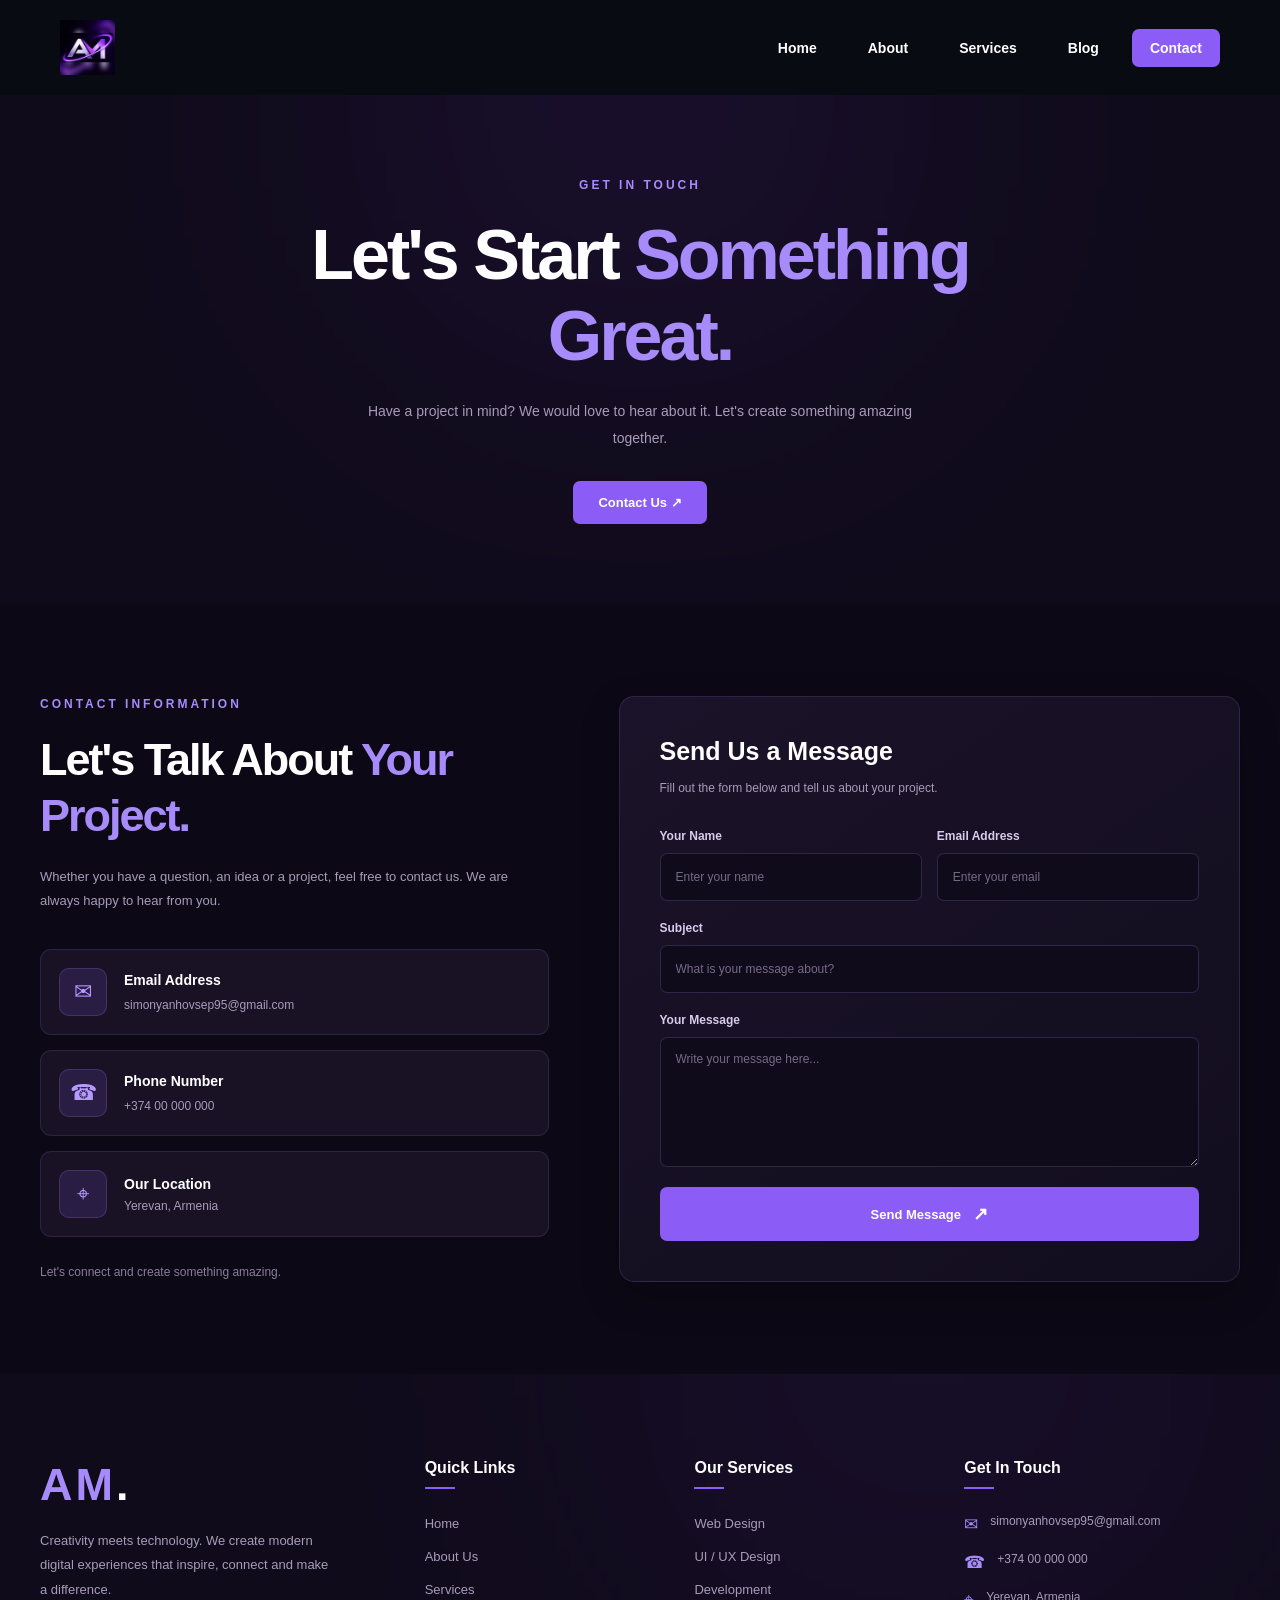
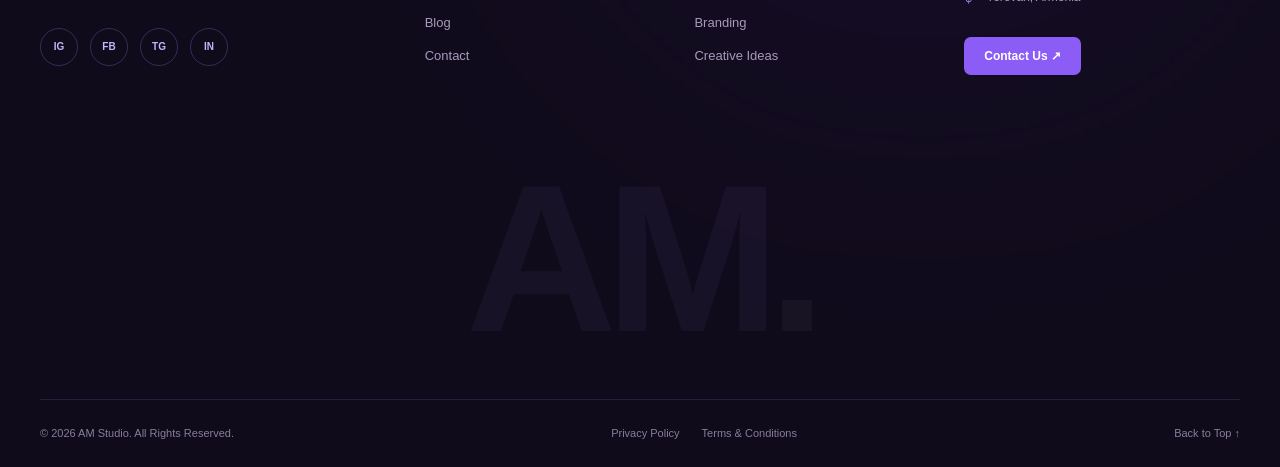
<file: Contact.html>
<!DOCTYPE html>
<html lang="en">

<head>

    <meta charset="UTF-8">
    <meta name="viewport" content="width=device-width, initial-scale=1.0">

    <title>Contact | AM Studio</title>

    <link rel="stylesheet" href="style.css">
    <link rel="icon"
          type="image/png"
          sizes="96x96"
          href="/favicon-96.png">

    <title>AM Studio | Creative Digital Agency</title>

    <style>

        /* ==============================
           CONTACT HERO
        ============================== */

        .contact-hero {
            position: relative;
            width: 100%;
            min-height: 430px;
            display: flex;
            justify-content: center;
            align-items: center;
            padding: 80px 20px;
            background: #100b1b;
            overflow: hidden;
            text-align: center;
        }

        .contact-hero-content {
            position: relative;
            z-index: 2;
            max-width: 750px;
        }

        .contact-label {
            display: inline-block;
            color: #a78bfa;
            font-size: 12px;
            font-weight: bold;
            letter-spacing: 3px;
        }

        .contact-hero h1 {
            color: white;
            font-size: clamp(40px, 6vw, 70px);
            font-weight: 900;
            letter-spacing: -3px;
            line-height: 1.15;
            margin: 22px 0;
        }

        .contact-hero h1 span,
        .contact-info h2 span {
            color: #a78bfa;
        }

        .contact-hero-content > p {
            color: #a89bb9;
            font-size: 14px;
            line-height: 1.9;
            max-width: 550px;
            margin: 0 auto 30px;
        }

        .contact-hero-btn {
            display: inline-block;
            padding: 14px 25px;
            background: #8b5cf6;
            border-radius: 7px;
            color: white;
            text-decoration: none;
            font-size: 13px;
            font-weight: bold;
            transition: 0.3s;
        }

        .contact-hero-btn:hover {
            background: #a78bfa;
            transform: translateY(-4px);
        }

        .contact-hero-glow {
            position: absolute;
            width: 400px;
            height: 400px;
            background: #7135c7;
            filter: blur(160px);
            opacity: 0.18;
            top: -200px;
            left: 50%;
            transform: translateX(-50%);
            pointer-events: none;
        }


        /* ==============================
           CONTACT MAIN
        ============================== */

        .contact-main {
            width: 100%;
            background: #0c0815;
            padding: 90px 25px;
            overflow: hidden;
        }

        .contact-container {
            max-width: 1200px;
            width: 100%;
            margin: 0 auto;
            display: grid;
            grid-template-columns: 0.9fr 1.1fr;
            gap: 70px;
            align-items: center;
        }


        /* ==============================
           CONTACT INFORMATION
        ============================== */

        .contact-info {
            min-width: 0;
        }

        .contact-info h2 {
            color: white;
            font-size: clamp(32px, 4vw, 45px);
            font-weight: 900;
            line-height: 1.25;
            letter-spacing: -2px;
            margin: 20px 0;
        }

        .contact-description {
            color: #a89bb9;
            font-size: 13px;
            line-height: 1.9;
            margin-bottom: 35px;
        }

        .contact-info-card {
            display: flex;
            align-items: center;
            gap: 17px;
            padding: 18px;
            margin-bottom: 15px;
            background: #191225;
            border: 1px solid rgba(167,139,250,0.13);
            border-radius: 11px;
            transition: 0.3s;
        }

        .contact-info-card:hover {
            border-color: #8b5cf6;
            transform: translateX(5px);
        }

        .contact-info-icon {
            width: 48px;
            height: 48px;
            flex-shrink: 0;
            display: flex;
            justify-content: center;
            align-items: center;
            background: rgba(139,92,246,0.15);
            border: 1px solid rgba(167,139,250,0.2);
            border-radius: 10px;
            color: #b69aff;
            font-size: 22px;
        }

        .contact-info-card h3 {
            color: white;
            font-size: 14px;
            margin: 0 0 7px;
        }

        .contact-info-card a,
        .contact-info-card p {
            color: #a89bb9;
            font-size: 12px;
            text-decoration: none;
            margin: 0;
            overflow-wrap: anywhere;
        }

        .contact-info-card a:hover {
            color: #a78bfa;
        }

        .contact-social-text {
            color: #897d9b;
            font-size: 12px;
            margin-top: 25px;
            line-height: 1.8;
        }


        /* ==============================
           CONTACT FORM BOX
        ============================== */

        .contact-form-box {
            min-width: 0;
            padding: 40px;
            background: linear-gradient(
                    145deg,
                    #1b1329,
                    #120d1e
            );
            border: 1px solid rgba(167,139,250,0.17);
            border-radius: 15px;
            box-shadow: 0 15px 40px rgba(0,0,0,0.2);
        }

        .contact-form-header h2 {
            color: white;
            font-size: 25px;
            font-weight: 800;
            margin: 0 0 12px;
        }

        .contact-form-header p {
            color: #a89bb9;
            font-size: 12px;
            line-height: 1.8;
            margin-bottom: 30px;
        }


        /* ==============================
           FORM INPUTS
        ============================== */

        .am-contact-form {
            width: 100%;
        }

        .contact-form-row {
            display: grid;
            grid-template-columns: repeat(2, minmax(0, 1fr));
            gap: 15px;
        }

        .form-group {
            display: flex;
            flex-direction: column;
            min-width: 0;
            margin-bottom: 20px;
        }

        .form-group label {
            color: #d8cbed;
            font-size: 12px;
            font-weight: bold;
            margin-bottom: 10px;
        }

        .form-group input,
        .form-group textarea {
            width: 100%;
            min-width: 0;
            padding: 14px 15px;
            background: #100b1b;
            border: 1px solid rgba(167,139,250,0.2);
            border-radius: 7px;
            color: white;
            font-family: Arial, sans-serif;
            font-size: 12px;
            outline: none;
            transition: 0.3s;
        }

        .form-group input {
            height: 48px;
        }

        .form-group textarea {
            resize: vertical;
            min-height: 130px;
        }

        .form-group input::placeholder,
        .form-group textarea::placeholder {
            color: #766a86;
        }

        .form-group input:focus,
        .form-group textarea:focus {
            border-color: #8b5cf6;
            box-shadow: 0 0 12px rgba(139,92,246,0.1);
        }


        /* ==============================
           SUBMIT BUTTON
        ============================== */

        .contact-submit-btn {
            width: 100%;
            padding: 16px 20px;
            display: flex;
            justify-content: center;
            align-items: center;
            gap: 12px;
            background: #8b5cf6;
            border: none;
            border-radius: 7px;
            color: white;
            font-size: 13px;
            font-weight: bold;
            cursor: pointer;
            transition: 0.3s;
        }

        .contact-submit-btn span {
            font-size: 18px;
            transition: 0.3s;
        }

        .contact-submit-btn:hover {
            background: #a78bfa;
            transform: translateY(-3px);
            box-shadow: 0 8px 25px rgba(139,92,246,0.25);
        }

        .contact-submit-btn:hover span {
            transform: translate(4px, -4px);
        }


        /* ==============================
           MOBILE RESPONSIVE
        ============================== */

        @media (max-width: 900px) {

            .contact-container {
                grid-template-columns: 1fr;
                gap: 45px;
            }

            .contact-info {
                max-width: 650px;
            }

        }

        @media (max-width: 600px) {

            .contact-hero {
                min-height: 380px;
                padding: 65px 18px;
            }

            .contact-hero h1 {
                font-size: 42px;
                letter-spacing: -2px;
            }

            .contact-hero-content > p {
                font-size: 13px;
            }

            .contact-main {
                padding: 65px 18px;
            }

            .contact-container {
                gap: 35px;
            }

            .contact-info h2 {
                font-size: 34px;
            }

            .contact-form-box {
                padding: 23px 18px;
            }

            .contact-form-header h2 {
                font-size: 22px;
            }

            .contact-form-row {
                grid-template-columns: minmax(0, 1fr);
                gap: 0;
            }

        }

        @media (max-width: 360px) {

            .contact-hero h1 {
                font-size: 35px;
            }

            .contact-info-card {
                padding: 13px;
                gap: 12px;
            }

            .contact-form-box {
                padding: 18px 13px;
            }

        }

    </style>

</head>


<body>


<!-- ==============================
     HEADER
============================== -->

<header>

    <div class="container">

        <div class="row">

            <a href="index.html" class="logo">
                <img src="./am-mark-512.png" alt="AM Studio">
            </a>

            <nav>

                <ul class="menu">

                    <li>
                        <a href="index.html">Home</a>
                    </li>

                    <li>
                        <a href="About.html">About</a>
                    </li>

                    <li>
                        <a href="services.html">Services</a>
                    </li>

                    <li>
                        <a href="Blog.html">Blog</a>
                    </li>

                    <li>
                        <a class="contact active" href="Contact.html">
                            Contact
                        </a>
                    </li>

                </ul>

            </nav>

        </div>

    </div>

</header>


<!-- ==============================
     CONTACT HERO
============================== -->

<section class="contact-hero">

    <div class="contact-hero-glow"></div>

    <div class="contact-hero-content">

        <span class="contact-label">
            GET IN TOUCH
        </span>

        <h1>
            Let's Start
            <span>Something Great.</span>
        </h1>

        <p>
            Have a project in mind?
            We would love to hear about it.
            Let's create something amazing together.
        </p>

        <a href="#contact-main" class="contact-hero-btn">
            Contact Us ↗
        </a>

    </div>

</section>


<!-- ==============================
     CONTACT MAIN
============================== -->

<section class="contact-main" id="contact-main">

    <div class="contact-container">


        <!-- CONTACT INFORMATION -->

        <div class="contact-info">

            <span class="contact-label">
                CONTACT INFORMATION
            </span>

            <h2>
                Let's Talk About
                <span>Your Project.</span>
            </h2>

            <p class="contact-description">
                Whether you have a question, an idea
                or a project, feel free to contact us.
                We are always happy to hear from you.
            </p>


            <!-- EMAIL -->

            <div class="contact-info-card">

                <div class="contact-info-icon">
                    ✉
                </div>

                <div>

                    <h3>Email Address</h3>

                    <a href="mailto:simonyanhovsep95@gmail.com">
                        simonyanhovsep95@gmail.com
                    </a>

                </div>

            </div>


            <!-- PHONE -->

            <div class="contact-info-card">

                <div class="contact-info-icon">
                    ☎
                </div>

                <div>

                    <h3>Phone Number</h3>

                    <a href="tel:+37400000000">
                        +374 00 000 000
                    </a>

                </div>

            </div>


            <!-- LOCATION -->

            <div class="contact-info-card">

                <div class="contact-info-icon">
                    ⌖
                </div>

                <div>

                    <h3>Our Location</h3>

                    <p>Yerevan, Armenia</p>

                </div>

            </div>


            <div class="contact-social-text">
                Let's connect and create something amazing.
            </div>

        </div>


        <!-- CONTACT FORM -->

        <div class="contact-form-box">

            <div class="contact-form-header">

                <h2>Send Us a Message</h2>

                <p>
                    Fill out the form below and
                    tell us about your project.
                </p>

            </div>


            <!-- WORKING EMAIL FORM -->

            <form
                    class="am-contact-form"
                    action="https://formsubmit.co/simonyanhovsep95@gmail.com"
                    method="POST"
            >

                <!-- EMAIL SUBJECT -->

                <input
                        type="hidden"
                        name="_subject"
                        value="New Message - AM Studio"
                >

                <!-- EMAIL TEMPLATE -->

                <input
                        type="hidden"
                        name="_template"
                        value="table"
                >

                <!-- SPAM PROTECTION -->

                <input
                        type="text"
                        name="_honey"
                        tabindex="-1"
                        autocomplete="off"
                        style="display:none"
                >


                <!-- NAME AND EMAIL -->

                <div class="contact-form-row">

                    <div class="form-group">

                        <label for="contact-name">
                            Your Name
                        </label>

                        <input
                                type="text"
                                id="contact-name"
                                name="name"
                                placeholder="Enter your name"
                                required
                        >

                    </div>


                    <div class="form-group">

                        <label for="contact-email">
                            Email Address
                        </label>

                        <input
                                type="email"
                                id="contact-email"
                                name="email"
                                placeholder="Enter your email"
                                required
                        >

                    </div>

                </div>


                <!-- SUBJECT -->

                <div class="form-group">

                    <label for="contact-subject">
                        Subject
                    </label>

                    <input
                            type="text"
                            id="contact-subject"
                            name="subject"
                            placeholder="What is your message about?"
                            required
                    >

                </div>


                <!-- MESSAGE -->

                <div class="form-group">

                    <label for="contact-message">
                        Your Message
                    </label>

                    <textarea
                            id="contact-message"
                            name="message"
                            rows="6"
                            placeholder="Write your message here..."
                            required
                    ></textarea>

                </div>


                <!-- SEND BUTTON -->

                <button
                        type="submit"
                        class="contact-submit-btn"
                >

                    Send Message <span>↗</span>

                </button>

            </form>

        </div>

    </div>

</section>


<!-- ==============================
     FOOTER
============================== -->

<footer class="am-footer">

    <div class="footer-glow"></div>

    <div class="footer-container">

        <div class="footer-main">


            <!-- BRAND -->

            <div class="footer-brand">

                <div class="footer-logo">
                    AM<span>.</span>
                </div>

                <p>
                    Creativity meets technology.
                    We create modern digital experiences
                    that inspire, connect and make a difference.
                </p>

                <div class="footer-socials">

                    <a href="#" aria-label="Instagram">IG</a>
                    <a href="#" aria-label="Facebook">FB</a>
                    <a href="#" aria-label="Telegram">TG</a>
                    <a href="#" aria-label="LinkedIn">IN</a>

                </div>

            </div>


            <!-- QUICK LINKS -->

            <div class="footer-column">

                <h3>Quick Links</h3>

                <ul>
                    <li><a href="index.html">Home</a></li>
                    <li><a href="About.html">About Us</a></li>
                    <li><a href="services.html">Services</a></li>
                    <li><a href="Blog.html">Blog</a></li>
                    <li><a href="Contact.html">Contact</a></li>
                </ul>

            </div>


            <!-- SERVICES -->

            <div class="footer-column">

                <h3>Our Services</h3>

                <ul>
                    <li><a href="services.html">Web Design</a></li>
                    <li><a href="services.html">UI / UX Design</a></li>
                    <li><a href="services.html">Development</a></li>
                    <li><a href="services.html">Branding</a></li>
                    <li><a href="services.html">Creative Ideas</a></li>
                </ul>

            </div>


            <!-- CONTACT -->

            <div class="footer-column footer-contact">

                <h3>Get In Touch</h3>

                <p>
                    <span>✉</span>
                    simonyanhovsep95@gmail.com
                </p>

                <p>
                    <span>☎</span>
                    +374 00 000 000
                </p>

                <p>
                    <span>⌖</span>
                    Yerevan, Armenia
                </p>

                <a href="Contact.html" class="footer-contact-btn">
                    Contact Us ↗
                </a>

            </div>

        </div>


        <!-- BIG BRAND -->

        <div class="footer-big-text">
            AM<span>.</span>
        </div>


        <!-- BOTTOM -->

        <div class="footer-bottom">

            <p>
                © 2026 AM Studio. All Rights Reserved.
            </p>

            <div class="footer-bottom-links">

                <a href="#">Privacy Policy</a>
                <a href="#">Terms & Conditions</a>

            </div>

            <a href="#" class="back-top">
                Back to Top ↑
            </a>

        </div>

    </div>

</footer>


</body>
</html>
</file>
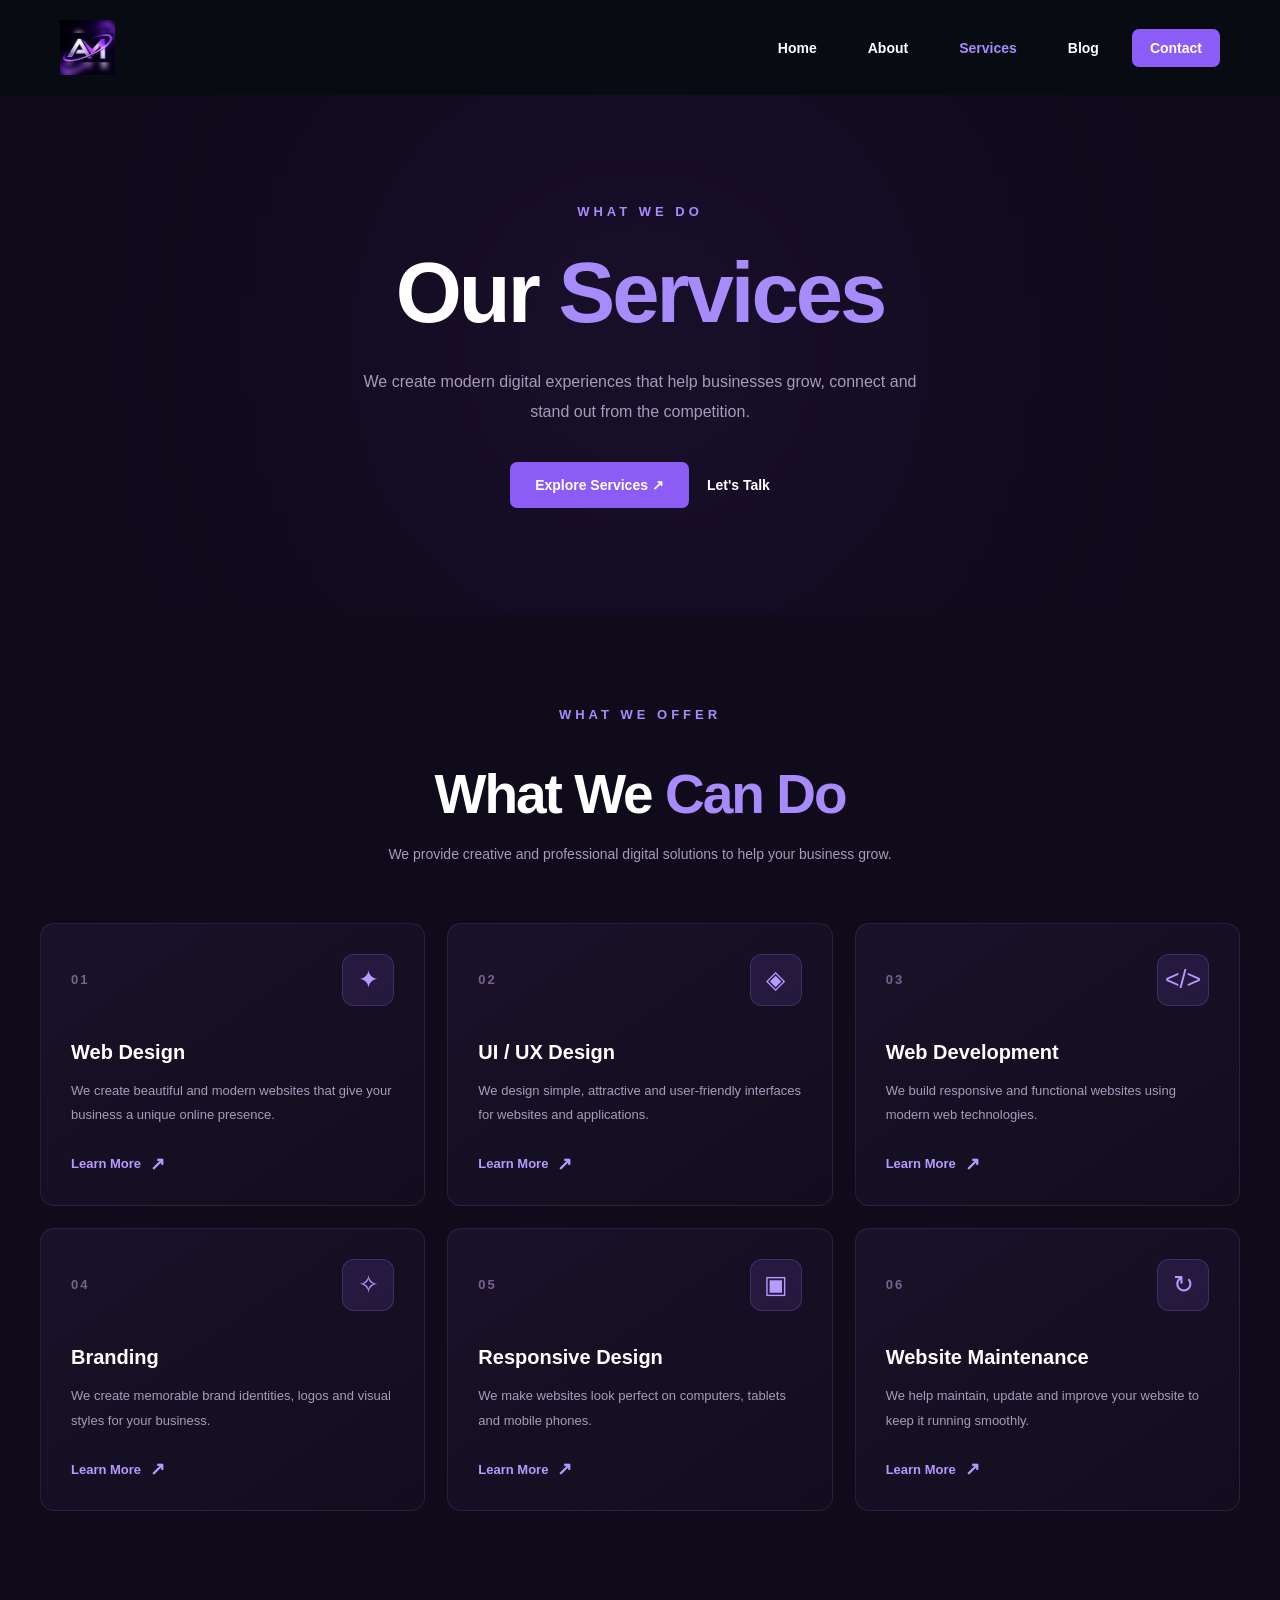
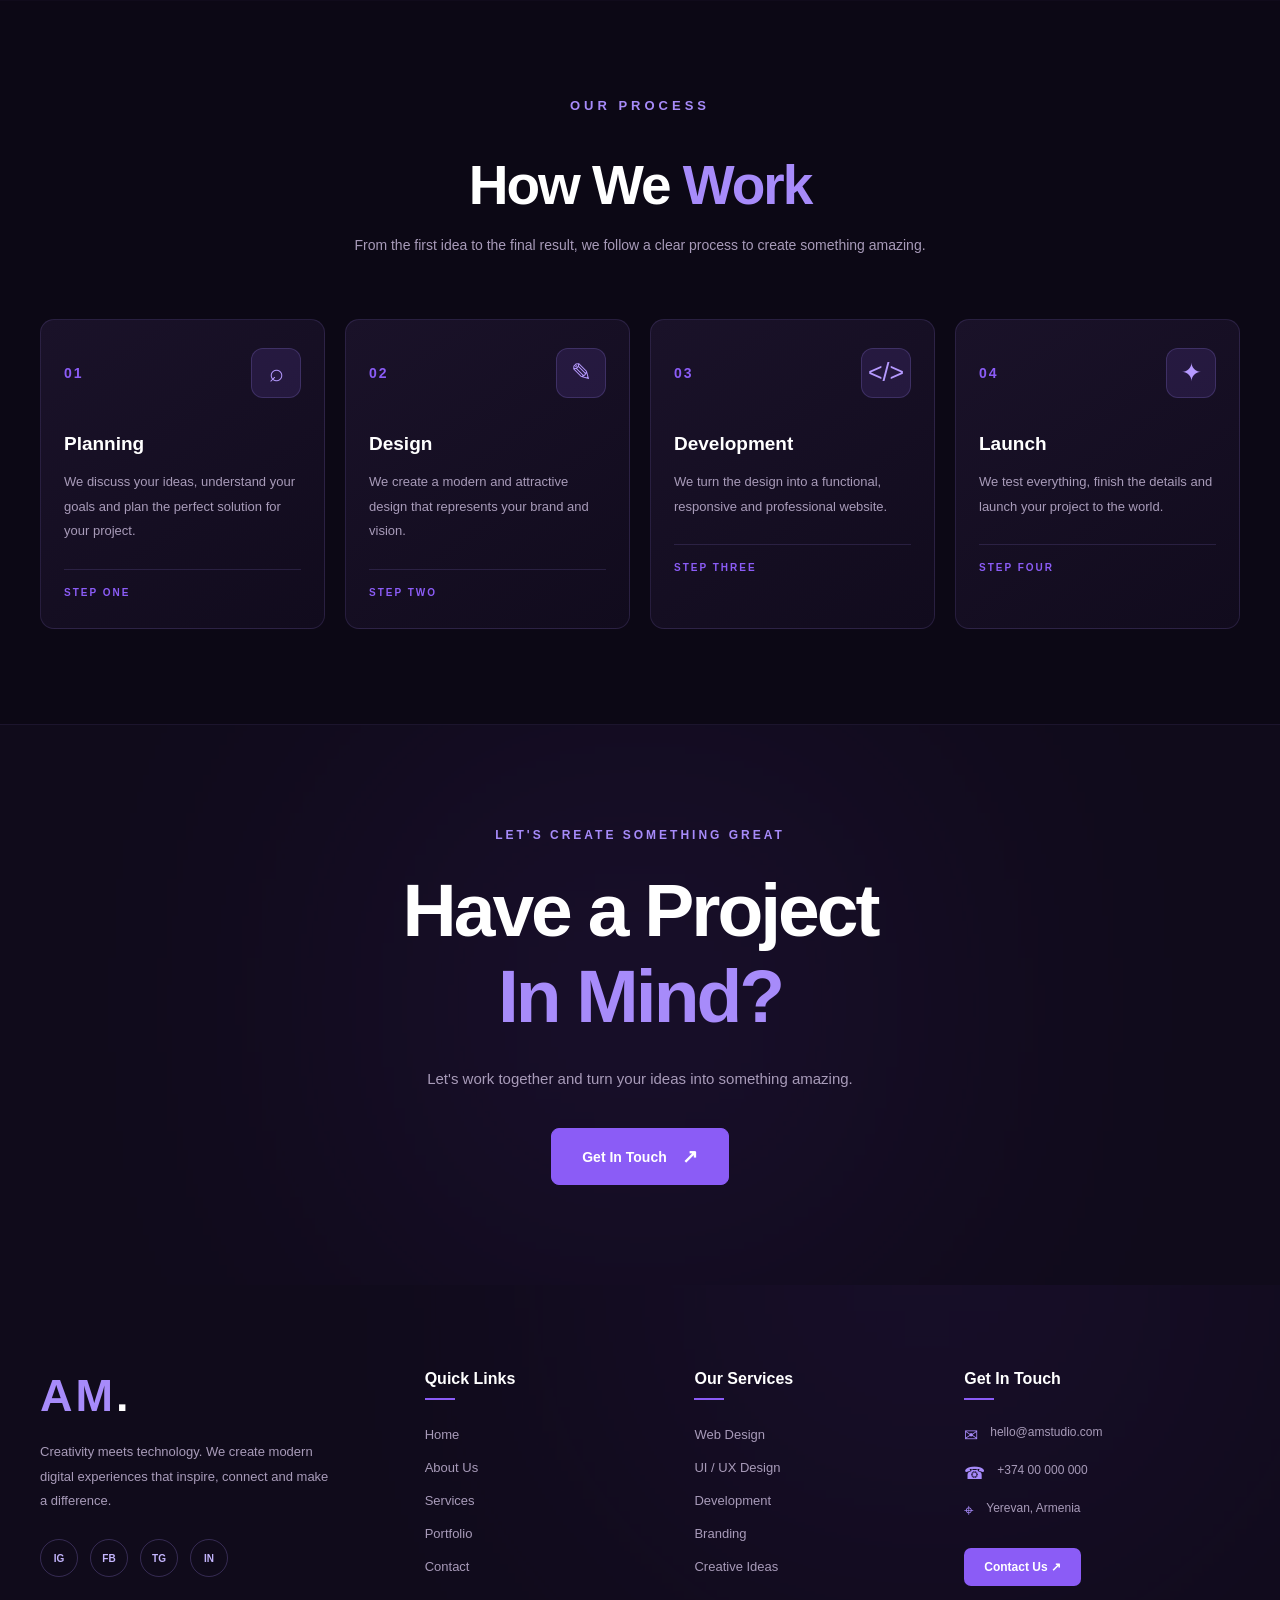
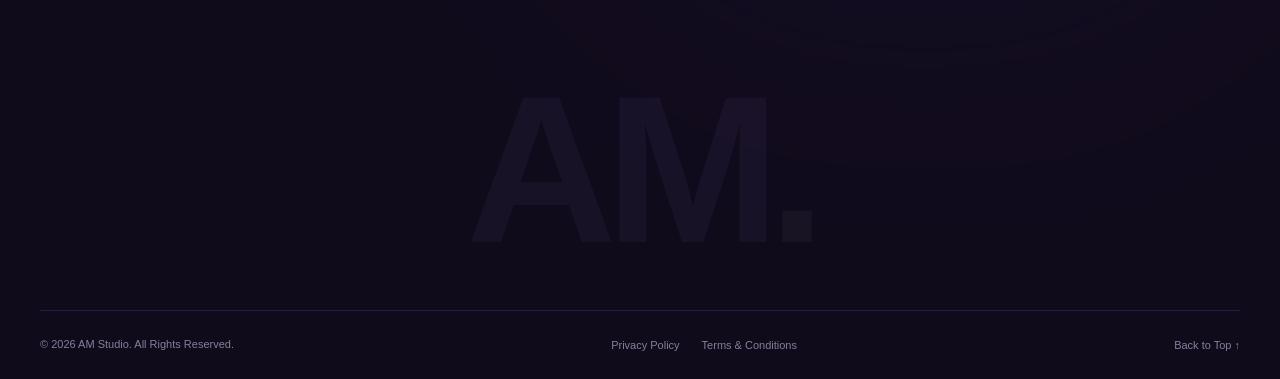
<file: services.html>
<!DOCTYPE html>
<html lang="en">

<head>
    <meta charset="UTF-8">
    <meta name="viewport" content="width=device-width, initial-scale=1.0">
    <title>Services | AM Studio</title>
    <link rel="stylesheet" href="style.css">
    <link rel="icon"
          type="image/png"
          sizes="96x96"
          href="/favicon-96.png">

    <title>AM Studio | Creative Digital Agency</title>

</head>

<body>

<!-- HEADER -->

<header>
    <div class="container">
        <div class="row">

            <a href="index.html" class="logo">
                <img src="./am-mark-512.png" alt="AM Studio">
            </a>

            <nav>
                <ul class="menu">

                    <li><a href="index.html">Home</a></li>
                    <li><a href="About.html">About</a></li>
                    <li><a class="active" href="services.html">Services</a></li>
                    <li><a href="Blog.html">Blog</a></li>
                    <li><a class="contact" href="Contact.html">Contact</a></li>

                </ul>
            </nav>

        </div>
    </div>
</header>


<!-- SERVICES HERO -->

<section class="services-hero">

    <div class="services-hero-content">

            <span class="services-label">
                WHAT WE DO
            </span>

        <h1>
            Our <span>Services</span>
        </h1>

        <p>
            We create modern digital experiences
            that help businesses grow, connect
            and stand out from the competition.
        </p>

        <div class="services-hero-buttons">

            <a href="#services" class="services-btn">
                Explore Services ↗
            </a>

            <a href="Contact.html" class="services-link">
                Let's Talk
            </a>

        </div>

    </div>

    <div class="services-hero-glow"></div>

</section>
<!-- OUR SERVICES -->

<section class="services-section" id="services">

    <div class="services-section-header">

        <span class="services-label">
            WHAT WE OFFER
        </span>

        <h2>
            What We <span>Can Do</span>
        </h2>

        <p>
            We provide creative and professional digital
            solutions to help your business grow.
        </p>

    </div>


    <div class="services-grid">


        <!-- SERVICE 01 -->

        <div class="service-card">

            <div class="service-card-top">
                <span class="service-number">01</span>
                <div class="service-icon">✦</div>
            </div>

            <h3>Web Design</h3>

            <p>
                We create beautiful and modern websites
                that give your business a unique online presence.
            </p>

            <a href="Contact.html">
                Learn More <span>↗</span>
            </a>

        </div>


        <!-- SERVICE 02 -->

        <div class="service-card">

            <div class="service-card-top">
                <span class="service-number">02</span>
                <div class="service-icon">◈</div>
            </div>

            <h3>UI / UX Design</h3>

            <p>
                We design simple, attractive and user-friendly
                interfaces for websites and applications.
            </p>

            <a href="Contact.html">
                Learn More <span>↗</span>
            </a>

        </div>


        <!-- SERVICE 03 -->

        <div class="service-card">

            <div class="service-card-top">
                <span class="service-number">03</span>
                <div class="service-icon">&lt;/&gt;</div>
            </div>

            <h3>Web Development</h3>

            <p>
                We build responsive and functional websites
                using modern web technologies.
            </p>

            <a href="Contact.html">
                Learn More <span>↗</span>
            </a>

        </div>


        <!-- SERVICE 04 -->

        <div class="service-card">

            <div class="service-card-top">
                <span class="service-number">04</span>
                <div class="service-icon">✧</div>
            </div>

            <h3>Branding</h3>

            <p>
                We create memorable brand identities,
                logos and visual styles for your business.
            </p>

            <a href="Contact.html">
                Learn More <span>↗</span>
            </a>

        </div>


        <!-- SERVICE 05 -->

        <div class="service-card">

            <div class="service-card-top">
                <span class="service-number">05</span>
                <div class="service-icon">▣</div>
            </div>

            <h3>Responsive Design</h3>

            <p>
                We make websites look perfect on computers,
                tablets and mobile phones.
            </p>

            <a href="Contact.html">
                Learn More <span>↗</span>
            </a>

        </div>


        <!-- SERVICE 06 -->

        <div class="service-card">

            <div class="service-card-top">
                <span class="service-number">06</span>
                <div class="service-icon">↻</div>
            </div>

            <h3>Website Maintenance</h3>

            <p>
                We help maintain, update and improve
                your website to keep it running smoothly.
            </p>

            <a href="Contact.html">
                Learn More <span>↗</span>
            </a>

        </div>


    </div>

</section>
<!-- HOW WE WORK -->

<section class="work-section" id="process">

    <div class="work-header">

        <span class="services-label">
            OUR PROCESS
        </span>

        <h2>
            How We <span>Work</span>
        </h2>

        <p>
            From the first idea to the final result,
            we follow a clear process to create
            something amazing.
        </p>

    </div>


    <div class="work-steps">

        <!-- STEP 01 -->

        <div class="work-card">

            <div class="work-card-top">
                <span class="work-number">01</span>
                <div class="work-icon">⌕</div>
            </div>

            <h3>Planning</h3>

            <p>
                We discuss your ideas, understand your
                goals and plan the perfect solution
                for your project.
            </p>

            <span class="work-bottom">STEP ONE</span>

        </div>


        <!-- STEP 02 -->

        <div class="work-card">

            <div class="work-card-top">
                <span class="work-number">02</span>
                <div class="work-icon">✎</div>
            </div>

            <h3>Design</h3>

            <p>
                We create a modern and attractive
                design that represents your brand
                and vision.
            </p>

            <span class="work-bottom">STEP TWO</span>

        </div>


        <!-- STEP 03 -->

        <div class="work-card">

            <div class="work-card-top">
                <span class="work-number">03</span>
                <div class="work-icon">&lt;/&gt;</div>
            </div>

            <h3>Development</h3>

            <p>
                We turn the design into a functional,
                responsive and professional website.
            </p>

            <span class="work-bottom">STEP THREE</span>

        </div>


        <!-- STEP 04 -->

        <div class="work-card">

            <div class="work-card-top">
                <span class="work-number">04</span>
                <div class="work-icon">✦</div>
            </div>

            <h3>Launch</h3>

            <p>
                We test everything, finish the details
                and launch your project to the world.
            </p>

            <span class="work-bottom">STEP FOUR</span>

        </div>

    </div>

</section>
<!-- CONTACT CTA SECTION -->

<section class="services-cta">

    <div class="cta-glow"></div>

    <div class="cta-content">

        <span class="cta-label">
            LET'S CREATE SOMETHING GREAT
        </span>

        <h2>
            Have a Project <br>
            <span>In Mind?</span>
        </h2>

        <p>
            Let's work together and turn your ideas
            into something amazing.
        </p>

        <a href="Contact.html" class="cta-button">
            Get In Touch <span>↗</span>
        </a>

    </div>

</section>
<footer class="am-footer" id="footer">

    <div class="footer-glow"></div>

    <div class="footer-container">

        <!-- BRAND AND LINKS -->

        <div class="footer-main">

            <!-- BRAND -->

            <div class="footer-brand">

                <div class="footer-logo">
                    AM<span>.</span>
                </div>

                <p>
                    Creativity meets technology.
                    We create modern digital experiences
                    that inspire, connect and make a difference.
                </p>

                <div class="footer-socials">

                    <a href="#" aria-label="Instagram">IG</a>
                    <a href="#" aria-label="Facebook">FB</a>
                    <a href="#" aria-label="Telegram">TG</a>
                    <a href="#" aria-label="LinkedIn">IN</a>

                </div>

            </div>


            <!-- QUICK LINKS -->

            <div class="footer-column">

                <h3>Quick Links</h3>

                <ul>
                    <li><a href="#">Home</a></li>
                    <li><a href="#">About Us</a></li>
                    <li><a href="#">Services</a></li>
                    <li><a href="#">Portfolio</a></li>
                    <li><a href="#">Contact</a></li>
                </ul>

            </div>


            <!-- SERVICES -->

            <div class="footer-column">

                <h3>Our Services</h3>

                <ul>
                    <li><a href="#">Web Design</a></li>
                    <li><a href="#">UI / UX Design</a></li>
                    <li><a href="#">Development</a></li>
                    <li><a href="#">Branding</a></li>
                    <li><a href="#">Creative Ideas</a></li>
                </ul>

            </div>


            <!-- CONTACT -->

            <div class="footer-column footer-contact">

                <h3>Get In Touch</h3>

                <p>
                    <span>✉</span>
                    hello@amstudio.com
                </p>

                <p>
                    <span>☎</span>
                    +374 00 000 000
                </p>

                <p>
                    <span>⌖</span>
                    Yerevan, Armenia
                </p>

                <a href="Contact.html" class="footer-contact-btn">
                    Contact Us ↗
                </a>

            </div>

        </div>


        <!-- BIG LOGO -->

        <div class="footer-big-text">
            AM<span>.</span>
        </div>


        <!-- BOTTOM SECTION -->

        <div class="footer-bottom">

            <p>
                © 2026 AM Studio. All Rights Reserved.
            </p>

            <div class="footer-bottom-links">

                <a href="#">Privacy Policy</a>

                <a href="#">Terms & Conditions</a>

            </div>

            <a href="#" class="back-top">
                Back to Top ↑
            </a>

        </div>

    </div>

</footer>
<script>

    document.addEventListener("DOMContentLoaded", function() {

        let currentPage = window.location.pathname
            .split("/")
            .pop()
            .toLowerCase();

        if (currentPage === "") {
            currentPage = "index.html";
        }

        let menuLinks = document.querySelectorAll("header .menu a");

        menuLinks.forEach(function(link) {

            let linkPage = link.getAttribute("href")
                .split("/")
                .pop()
                .toLowerCase();

            if (linkPage === currentPage) {
                link.classList.add("active");
            }

        });

    });

</script>
</body>
</html>
</file>
<file: style.css>
* {
    margin: 0;
    padding: 0;
    box-sizing: border-box;
}

body {
    font-family: Arial, sans-serif;
    background: #f5f5f5;
}
header {
    background: #090b12;
    padding: 20px 0;
    box-shadow: 0 4px 15px rgba(0,0,0,0.2);
}

header .container {
    max-width: 1200px;
    width: 100%;
    margin: auto;
    padding: 0 20px;
}

header .row {
    display: flex;
    justify-content: space-between;
    align-items: center;
}

header .logo {
    color: white;
    font-size: 32px;
    font-weight: 900;
}

header .logo span {
    color: #8b5cf6;
}

header .menu {
    display: flex;
    align-items: center;
    gap: 20px;
    list-style: none;
    margin: 0;
    padding: 0;
}

header .menu a {
    color: white;
    text-decoration: none;
    font-size: 14px;
}

header .menu a.active {
    color: #a78bfa;
}

header .menu a.contact {
    background: #8b5cf6;
    padding: 11px 18px;
    border-radius: 7px;
}

@media (max-width: 600px) {
    header .row {
        flex-direction: column;
        gap: 15px;
    }

    header nav {
        width: 100%;
    }

    header .menu {
        justify-content: center;
        flex-wrap: wrap;
        gap: 12px;
    }
}

header {
    width: 100%;
    background: #090b12;
    padding: 20px 0;
    box-shadow: 0 4px 15px rgba(0,0,0,0.2);
}

header .container {
    max-width: 1200px;
    width: 100%;
    margin: auto;
    padding: 0 20px;
}

header .row {
    display: flex;
    justify-content: space-between;
    align-items: center;
    gap: 15px;
}

header .logo {
    color: white;
    font-size: 32px;
    font-weight: 900;
    text-decoration: none;
}

header .logo span {
    color: #8b5cf6;
}

header .menu {
    display: flex;
    align-items: center;
    flex-wrap: wrap;
    justify-content: center;
    gap: 15px;
    list-style: none;
    padding: 0;
    margin: 0;
}

header .menu a {
    color: white;
    text-decoration: none;
    font-size: 14px;
    font-weight: 600;
    transition: 0.3s;
}

header .menu a:hover,
header .menu a.active {
    color: #a78bfa;
}

header .menu a.contact {
    background: #8b5cf6;
    padding: 11px 18px;
    border-radius: 7px;
    color: white;
}

@media (max-width: 600px) {

    header .container {
        padding: 0 10px;
    }

    header .row {
        flex-direction: column;
        gap: 18px;
    }

    header nav {
        width: 100%;
    }

    header .menu {
        gap: 12px;
    }

    header .menu a {
        font-size: 12px;
    }

}

.container {
    max-width: 1200px;
    margin: 0 auto;
    padding: 0 20px;
}

.row {
    display: flex;
    justify-content: space-between;
    align-items: center;
}

.logo {
    color: #a78bfa;
    font-size: 35px;
    font-weight: bold;
    letter-spacing: 2px;
    cursor: pointer;
}

.logo span {
    color: white;
}

.menu {
    display: flex;
    align-items: center;
    gap: 15px;
    list-style: none;
}

.menu a {
    color: #d1d5db;
    padding: 10px 18px;
    text-decoration: none;
    font-size: 15px;
    transition: 0.3s;
    border-radius: 8px;
}

.menu a:hover {
    color: #a78bfa;
    background: #1e1b2e;
}

.menu a.active {
    color: #a78bfa;
}

.menu a.contact {
    background: #8b5cf6;
    color: white;
}

.menu a.contact:hover {
    background: #7c3aed;
    transform: translateY(-2px);
}


/* HERO SECTION */

.hero-section {
    min-height: 680px;
    background: #f5f5f5;
    position: relative;
    overflow: hidden;
    display: flex;
    align-items: center;
    padding: 70px 20px;
}

.hero-container {
    max-width: 1200px;
    width: 100%;
    margin: 0 auto;
    display: flex;
    justify-content: space-between;
    align-items: center;
    gap: 50px;
}

/* LEFT SIDE */

.hero-left {
    max-width: 560px;
    animation: appearLeft 1s ease both;
}

.hero-badge {
    display: inline-flex;
    align-items: center;
    gap: 12px;
    padding: 12px 18px;
    background: white;
    border: 1px solid #e4dafa;
    border-radius: 50px;
    color: #7c3aed;
    font-size: 11px;
    font-weight: bold;
    letter-spacing: 3px;
}

.hero-dot {
    width: 8px;
    height: 8px;
    background: #8b5cf6;
    border-radius: 50%;
    box-shadow: 0 0 12px #8b5cf6;
    animation: pulseDot 1.5s infinite;
}

.hero-left h1 {
    font-size: clamp(45px, 6vw, 72px);
    color: #090b12;
    line-height: 1.12;
    margin: 30px 0 22px;
    letter-spacing: -2px;
    font-weight: 800;
}

.hero-left h1 span {
    display: block;
    color: #8b5cf6;
    background: linear-gradient(
            90deg,
            #6d28d9,
            #a78bfa,
            #7c3aed
    );
    background-size: 200% auto;
    background-clip: text;
    -webkit-background-clip: text;
    -webkit-text-fill-color: transparent;
    animation: purpleShine 5s linear infinite;
}

.hero-left p {
    color: #777787;
    font-size: 16px;
    line-height: 1.9;
    max-width: 460px;
    margin-bottom: 35px;
}

/* BUTTONS */

.hero-buttons {
    display: flex;
    align-items: center;
    gap: 30px;
}

.primary-btn {
    display: inline-flex;
    align-items: center;
    gap: 22px;
    padding: 16px 27px;
    background: #8b5cf6;
    color: white;
    text-decoration: none;
    font-weight: bold;
    border-radius: 8px;
    transition: 0.35s;
    box-shadow: 0 8px 25px rgba(139,92,246,0.2);
}

.primary-btn:hover {
    background: #7c3aed;
    transform: translateY(-5px);
    box-shadow: 0 12px 30px rgba(139,92,246,0.35);
}

.primary-btn span {
    font-size: 20px;
    transition: 0.3s;
}

.primary-btn:hover span {
    transform: translate(4px, -4px);
}

.secondary-btn {
    color: #171323;
    font-weight: bold;
    text-decoration: none;
    transition: 0.3s;
}

.secondary-btn:hover {
    color: #8b5cf6;
}

/* FEATURES */

.hero-features {
    display: flex;
    gap: 40px;
    margin-top: 65px;
}

.hero-features h3 {
    color: #8b5cf6;
    font-size: 23px;
    margin-bottom: 8px;
}

.hero-features span {
    color: #888;
    font-size: 9px;
    letter-spacing: 1.5px;
}

/* RIGHT SIDE */

.hero-right {
    width: 460px;
    height: 460px;
    flex-shrink: 0;
    position: relative;
    display: flex;
    align-items: center;
    justify-content: center;
    animation: appearRight 1.2s ease both;
}

/* PURPLE GLOW */

.purple-glow {
    position: absolute;
    width: 300px;
    height: 300px;
    border-radius: 50%;
    background: #a78bfa;
    filter: blur(110px);
    opacity: 0.4;
    animation: glowPulse 4s ease-in-out infinite;
}

/* ORBITS */

.hero-orbit {
    position: absolute;
    border: 1px solid rgba(139,92,246,0.35);
    border-radius: 50%;
}

.orbit-1 {
    width: 340px;
    height: 340px;
    animation: rotateOrbit 20s linear infinite;
}

.orbit-2 {
    width: 440px;
    height: 440px;
    border-style: dashed;
    opacity: 0.6;
    animation: rotateOrbit 35s linear infinite reverse;
}

/* MAIN CARD */

.hero-main-card {
    width: 290px;
    height: 370px;
    position: relative;
    z-index: 2;
    background: linear-gradient(
            145deg,
            #342451,
            #171323 70%,
            #090b12
    );
    border: 1px solid #a78bfa;
    border-radius: 18px;
    padding: 28px;
    display: flex;
    flex-direction: column;
    align-items: center;
    justify-content: space-between;
    box-shadow: 0 25px 65px rgba(80,50,150,0.25);
    animation: cardFloat 5s ease-in-out infinite;
    transition: 0.4s;
}

.hero-main-card:hover {
    box-shadow: 0 25px 80px rgba(139,92,246,0.4);
    border-color: #ddd6fe;
}

.card-header,
.card-footer {
    width: 100%;
    display: flex;
    justify-content: space-between;
    color: #c4b5fd;
    font-size: 10px;
    letter-spacing: 2px;
}

.card-logo {
    color: #a78bfa;
    font-size: 90px;
    font-weight: 900;
    letter-spacing: 5px;
    text-shadow: 0 0 35px rgba(167,139,250,0.5);
}

.card-logo span {
    color: white;
}

/* FLOATING ELEMENTS */

.hero-floating {
    position: absolute;
    z-index: 3;
    color: #8b5cf6;
    font-size: 36px;
}

.floating-1 {
    top: 35px;
    right: 50px;
    animation: floatingStar 4s infinite ease-in-out;
}

.floating-2 {
    bottom: 45px;
    left: 45px;
    animation: floatingStar 5s infinite ease-in-out reverse;
}

.hero-small-card {
    position: absolute;
    bottom: 48px;
    left: -15px;
    z-index: 4;
    background: white;
    padding: 15px 19px;
    border-radius: 8px;
    display: flex;
    align-items: center;
    gap: 10px;
    color: #29213c;
    font-size: 9px;
    letter-spacing: 1.5px;
    font-weight: bold;
    box-shadow: 0 10px 35px rgba(0,0,0,0.1);
    animation: cardFloat 4s infinite ease-in-out reverse;
}

.small-dot {
    width: 8px;
    height: 8px;
    background: #8b5cf6;
    border-radius: 50%;
    box-shadow: 0 0 10px #8b5cf6;
}

/* ANIMATIONS */

@keyframes appearLeft {
    from {
        opacity: 0;
        transform: translateX(-60px);
    }
    to {
        opacity: 1;
        transform: translateX(0);
    }
}

@keyframes appearRight {
    from {
        opacity: 0;
        transform: translateX(60px) scale(0.9);
    }
    to {
        opacity: 1;
        transform: translateX(0) scale(1);
    }
}

@keyframes cardFloat {
    0%, 100% {
        transform: translateY(0);
    }
    50% {
        transform: translateY(-15px);
    }
}

@keyframes rotateOrbit {
    from {
        transform: rotate(0deg);
    }
    to {
        transform: rotate(360deg);
    }
}

@keyframes floatingStar {
    0%, 100% {
        transform: translateY(0) rotate(0);
    }
    50% {
        transform: translateY(-18px) rotate(20deg);
    }
}

@keyframes pulseDot {
    50% {
        opacity: 0.4;
    }
}

@keyframes glowPulse {
    50% {
        opacity: 0.6;
        transform: scale(1.15);
    }
}

@keyframes purpleShine {
    to {
        background-position: -200% center;
    }
}

/* RESPONSIVE */

@media (max-width: 900px) {
    .hero-container {
        flex-direction: column;
        text-align: center;
    }

    .hero-left p {
        margin-left: auto;
        margin-right: auto;
    }

    .hero-buttons,
    .hero-features {
        justify-content: center;
    }
}

@media (max-width: 550px) {
    .hero-left h1 {
        font-size: 43px;
    }

    .hero-buttons {
        flex-direction: column;
        gap: 20px;
    }

    .hero-features {
        gap: 15px;
    }

    .hero-features span {
        font-size: 7px;
    }

    .hero-right {
        width: 100%;
        height: 360px;
    }

    .hero-main-card {
        width: 225px;
        height: 290px;
    }

    .card-logo {
        font-size: 65px;
    }

    .orbit-1 {
        width: 270px;
        height: 270px;
    }

    .orbit-2 {
        width: 340px;
        height: 340px;
    }

    .hero-small-card {
        left: -5px;
        bottom: 15px;
        font-size: 7px;
    }
}

/* REDUCED MOTION */

@media (prefers-reduced-motion: reduce) {
    .hero-section *,
    .hero-section *::before,
    .hero-section *::after {
        animation: none !important;
        transition: none !important;
    }
}


/* ==========================
   PREMIUM SERVICES SECTION
========================== */

.services-pro {
    background: #f5f3fa;
    padding: 110px 20px;
    overflow: hidden;
}

.sp-container {
    max-width: 1200px;
    margin: 0 auto;
}

/* HEADING */

.sp-heading {
    display: flex;
    justify-content: space-between;
    align-items: end;
    gap: 30px;
    margin-bottom: 55px;
}

.sp-label {
    color: #8b5cf6;
    font-size: 12px;
    font-weight: bold;
    letter-spacing: 3px;
}

.sp-heading h2 {
    color: #15121e;
    font-size: 48px;
    margin-top: 18px;
    letter-spacing: -2px;
}

.sp-heading h2 span {
    color: #8b5cf6;
}

.sp-heading > p {
    max-width: 350px;
    color: #777387;
    font-size: 15px;
    line-height: 1.9;
    margin-bottom: 5px;
}

/* GRID */

.sp-grid {
    display: grid;
    grid-template-columns: repeat(4, 1fr);
    gap: 22px;
}

/* CARD */

.sp-card {
    min-height: 330px;
    padding: 30px 25px;
    background: #ffffff;
    border: 1px solid #e9e3f3;
    border-radius: 18px;
    display: flex;
    flex-direction: column;
    position: relative;
    overflow: hidden;
    transition:
            transform 0.4s ease,
            box-shadow 0.4s ease,
            border-color 0.4s ease;
}

/* LIGHT EFFECT */

.sp-card::before {
    content: "";
    position: absolute;
    top: -100px;
    right: -100px;
    width: 200px;
    height: 200px;
    border-radius: 50%;
    background: #a78bfa;
    filter: blur(70px);
    opacity: 0;
    transition: 0.5s;
}

.sp-card:hover {
    transform: translateY(-12px);
    border-color: #bca5f5;
    box-shadow: 0 25px 55px rgba(75, 40, 140, 0.13);
}

.sp-card:hover::before {
    opacity: 0.22;
}

/* FEATURED CARD */

.sp-card.sp-featured {
    background: linear-gradient(
            145deg,
            #6d3ad7,
            #30204e
    );
    border-color: #7650c6;
    box-shadow: 0 15px 35px rgba(91, 57, 170, 0.16);
}

.sp-featured::before {
    background: #ffffff;
    opacity: 0.08;
}

.sp-featured h3 {
    color: white;
}

.sp-featured p {
    color: #d9cff0;
}

.sp-featured .sp-number {
    color: #ded0ff;
}

.sp-featured .sp-icon {
    background: rgba(255,255,255,0.16);
    color: white;
}

.sp-featured .sp-link {
    color: white;
}

/* CARD TOP */

.sp-card-top {
    display: flex;
    justify-content: space-between;
    align-items: center;
    margin-bottom: 35px;
    position: relative;
    z-index: 1;
}

.sp-icon {
    width: 58px;
    height: 58px;
    background: #f0eaff;
    border-radius: 15px;
    display: flex;
    justify-content: center;
    align-items: center;
    color: #8b5cf6;
    transition: 0.4s;
}

.sp-icon svg {
    width: 27px;
    height: 27px;
    fill: none;
    stroke: currentColor;
    stroke-width: 1.7;
    stroke-linecap: round;
    stroke-linejoin: round;
}

.sp-card:hover .sp-icon {
    transform: rotate(-8deg) scale(1.1);
}

.sp-number {
    color: #aaa0bc;
    font-size: 12px;
    font-weight: bold;
}

/* TEXT */

.sp-card h3 {
    color: #171323;
    font-size: 21px;
    margin-bottom: 15px;
    position: relative;
    z-index: 1;
}

.sp-card p {
    color: #858093;
    font-size: 14px;
    line-height: 1.8;
    margin-bottom: 28px;
    position: relative;
    z-index: 1;
}

/* LINK */

.sp-link {
    display: flex;
    justify-content: space-between;
    align-items: center;
    color: #8b5cf6;
    text-decoration: none;
    font-size: 13px;
    font-weight: bold;
    margin-top: auto;
    padding-top: 15px;
    border-top: 1px solid #eee9f5;
    position: relative;
    z-index: 1;
    transition: 0.3s;
}

.sp-link span {
    font-size: 20px;
    transition: 0.3s;
}

.sp-link:hover span {
    transform: translate(5px, -5px);
}

.sp-featured .sp-link {
    border-color: rgba(255,255,255,0.2);
}

/* BOTTOM DETAIL */

.sp-bottom {
    margin-top: 45px;
    display: flex;
    justify-content: center;
    align-items: center;
    gap: 15px;
    color: #9388aa;
    font-size: 10px;
    letter-spacing: 3px;
    font-weight: bold;
}

.sp-bottom span {
    width: 35px;
    height: 1px;
    background: #c5b3e9;
}

/* RESPONSIVE */

@media (max-width: 1000px) {
    .sp-grid {
        grid-template-columns: repeat(2, 1fr);
    }
}

@media (max-width: 650px) {
    .services-pro {
        padding: 75px 20px;
    }

    .sp-heading {
        flex-direction: column;
        align-items: flex-start;
    }

    .sp-heading h2 {
        font-size: 38px;
    }

    .sp-grid {
        grid-template-columns: 1fr;
    }

    .sp-card {
        min-height: 300px;
    }

    .sp-bottom {
        font-size: 8px;
        letter-spacing: 2px;
    }
}

/* ACCESSIBILITY */

@media (prefers-reduced-motion: reduce) {
    .sp-card,
    .sp-card::before,
    .sp-icon,
    .sp-link span {
        transition: none;
    }
}


/* ============================
   LUXURY CONTACT SECTION
============================ */

.lux-contact {
    background: #100b1b;
    padding: 115px 20px;
    position: relative;
    overflow: hidden;
    isolation: isolate;
}

.lux-container {
    max-width: 1200px;
    margin: 0 auto;
    display: grid;
    grid-template-columns: 0.9fr 1.1fr;
    gap: 85px;
    align-items: center;
    position: relative;
    z-index: 2;
}

/* BACKGROUND */

.lux-background-circle {
    position: absolute;
    width: 600px;
    height: 600px;
    top: -200px;
    left: -200px;
    background: #7135c7;
    filter: blur(200px);
    opacity: 0.18;
    z-index: -1;
    animation: luxGlow 8s ease-in-out infinite alternate;
}

.lux-contact::after {
    content: "";
    position: absolute;
    inset: 0;
    background-image:
            linear-gradient(rgba(255,255,255,0.025) 1px, transparent 1px),
            linear-gradient(90deg, rgba(255,255,255,0.025) 1px, transparent 1px);
    background-size: 60px 60px;
    opacity: 0.4;
    pointer-events: none;
    z-index: -1;
}

/* LEFT CONTENT */

.lux-content {
    position: relative;
    animation: luxSlideLeft 1s ease both;
}

.lux-eyebrow {
    display: inline-flex;
    align-items: center;
    gap: 12px;
    color: #c4a5ff;
    font-size: 11px;
    font-weight: bold;
    letter-spacing: 4px;
}

.lux-dot {
    width: 8px;
    height: 8px;
    background: #a78bfa;
    border-radius: 50%;
    box-shadow: 0 0 15px #a78bfa;
    animation: luxPulse 2s infinite;
}

.lux-content h2 {
    color: #ffffff;
    font-size: clamp(42px, 5vw, 65px);
    line-height: 1.12;
    letter-spacing: -2.5px;
    margin: 30px 0 22px;
    font-weight: 800;
}

.lux-content h2 span {
    display: block;
    background: linear-gradient(
            100deg,
            #ffffff,
            #c4a5ff,
            #8b5cf6
    );
    background-size: 200% auto;
    background-clip: text;
    -webkit-background-clip: text;
    -webkit-text-fill-color: transparent;
    animation: luxShine 5s linear infinite;
}

.lux-description {
    color: #a89cb9;
    font-size: 15px;
    line-height: 1.9;
    max-width: 440px;
    margin-bottom: 40px;
}

/* DETAIL CARDS */

.lux-contact-details {
    display: flex;
    flex-direction: column;
    gap: 15px;
}

.lux-detail-card {
    display: flex;
    align-items: center;
    gap: 17px;
    padding: 17px;
    background: rgba(255,255,255,0.045);
    border: 1px solid rgba(255,255,255,0.09);
    border-radius: 13px;
    text-decoration: none;
    transition: 0.4s;
    backdrop-filter: blur(10px);
}

.lux-detail-card:hover {
    background: rgba(139,92,246,0.12);
    border-color: rgba(167,139,250,0.45);
    transform: translateX(8px);
}

.lux-detail-icon {
    width: 48px;
    height: 48px;
    border-radius: 12px;
    background: rgba(139,92,246,0.17);
    display: flex;
    align-items: center;
    justify-content: center;
    color: #c4a5ff;
    flex-shrink: 0;
    transition: 0.3s;
}

.lux-detail-icon svg {
    width: 22px;
    height: 22px;
    fill: none;
    stroke: currentColor;
    stroke-width: 1.7;
    stroke-linecap: round;
    stroke-linejoin: round;
}

.lux-detail-card:hover .lux-detail-icon {
    background: #8b5cf6;
    color: white;
}

.lux-detail-card div:nth-child(2) {
    flex: 1;
}

.lux-detail-card div span {
    display: block;
    color: #9f8dbb;
    font-size: 9px;
    letter-spacing: 2px;
    margin-bottom: 7px;
}

.lux-detail-card h4 {
    color: white;
    font-size: 13px;
    font-weight: 500;
}

.lux-arrow {
    color: #a78bfa;
    font-size: 20px;
    transition: 0.3s;
}

.lux-detail-card:hover .lux-arrow {
    transform: translate(4px, -4px);
}

/* SOCIAL */

.lux-social-area {
    margin-top: 40px;
}

.lux-social-area > span {
    color: #8c7aab;
    font-size: 9px;
    letter-spacing: 3px;
    font-weight: bold;
}

.lux-socials {
    display: flex;
    gap: 12px;
    margin-top: 17px;
}

.lux-socials a {
    width: 38px;
    height: 38px;
    display: flex;
    justify-content: center;
    align-items: center;
    border: 1px solid rgba(255,255,255,0.15);
    border-radius: 50%;
    color: #d5c8e9;
    text-decoration: none;
    font-size: 10px;
    font-weight: bold;
    transition: 0.3s;
}

.lux-socials a:hover {
    background: #8b5cf6;
    border-color: #8b5cf6;
    color: white;
    transform: translateY(-5px);
}

/* WATERMARK */

.lux-watermark {
    position: absolute;
    bottom: -80px;
    right: -30px;
    font-size: 150px;
    font-weight: 900;
    letter-spacing: -10px;
    color: rgba(255,255,255,0.025);
    pointer-events: none;
}

/* FORM WRAPPER */

.lux-form-wrapper {
    padding: 45px;
    background: rgba(255,255,255,0.97);
    border-radius: 23px;
    box-shadow: 0 30px 90px rgba(0,0,0,0.35);
    border: 1px solid rgba(255,255,255,0.6);
    position: relative;
    animation: luxSlideRight 1s ease both;
}

.lux-form-wrapper::before {
    content: "";
    position: absolute;
    top: 0;
    left: 45px;
    width: 80px;
    height: 4px;
    background: linear-gradient(90deg, #8b5cf6, #c4b5fd);
    border-radius: 0 0 5px 5px;
}

/* FORM HEADER */

.lux-form-top {
    display: flex;
    justify-content: space-between;
    align-items: flex-start;
    margin-bottom: 35px;
}

.lux-form-top > div:first-child > span {
    color: #8b5cf6;
    font-size: 10px;
    font-weight: bold;
    letter-spacing: 3px;
}

.lux-form-top h3 {
    color: #171323;
    font-size: 29px;
    margin: 12px 0 8px;
    letter-spacing: -1px;
}

.lux-form-top p {
    color: #96909f;
    font-size: 13px;
}

.lux-form-number {
    font-size: 17px;
    font-weight: bold;
    color: #8b5cf6;
}

.lux-form-number span {
    color: #bcb5c9;
    font-size: 11px;
}

/* FORM */

.lux-form {
    display: flex;
    flex-direction: column;
    gap: 21px;
}

.lux-form-row {
    display: grid;
    grid-template-columns: 1fr 1fr;
    gap: 16px;
}

.lux-field {
    display: flex;
    flex-direction: column;
    gap: 9px;
}

.lux-field label {
    color: #40364f;
    font-size: 12px;
    font-weight: bold;
}

.lux-field input,
.lux-field select,
.lux-field textarea {
    width: 100%;
    background: #f8f6fb;
    border: 1px solid #ebe5f3;
    border-radius: 9px;
    padding: 15px;
    font-family: Arial, sans-serif;
    color: #241b32;
    font-size: 13px;
    outline: none;
    transition: 0.3s;
}

.lux-field input,
.lux-field select {
    height: 51px;
}

.lux-field textarea {
    min-height: 115px;
    resize: vertical;
}

.lux-field input::placeholder,
.lux-field textarea::placeholder {
    color: #aaa3b4;
}

.lux-field input:focus,
.lux-field select:focus,
.lux-field textarea:focus {
    background: white;
    border-color: #9b78e9;
    box-shadow: 0 0 0 4px rgba(139,92,246,0.10);
}

/* SUBMIT BUTTON */

.lux-submit {
    display: flex;
    width: 100%;
    height: 57px;
    align-items: center;
    justify-content: space-between;
    padding: 0 9px 0 23px;
    background: linear-gradient(110deg, #9871ed, #6d3ec6);
    border: none;
    border-radius: 10px;
    color: white;
    font-size: 13px;
    font-weight: bold;
    cursor: pointer;
    transition: 0.4s;
    box-shadow: 0 9px 22px rgba(116,74,193,0.22);
}

.lux-submit:hover {
    transform: translateY(-4px);
    box-shadow: 0 14px 30px rgba(116,74,193,0.35);
}

.lux-submit-icon {
    width: 39px;
    height: 39px;
    display: flex;
    justify-content: center;
    align-items: center;
    color: #7140c8;
    background: white;
    border-radius: 8px;
    font-size: 20px;
    transition: 0.3s;
}

.lux-submit:hover .lux-submit-icon {
    transform: rotate(45deg);
}

/* FORM FOOTER */

.lux-form-bottom {
    display: flex;
    justify-content: center;
    align-items: center;
    gap: 9px;
    color: #a49bac;
    font-size: 9px;
    letter-spacing: 2px;
    margin-top: 25px;
}

.lux-form-bottom span {
    color: #8b5cf6;
}

/* ANIMATIONS */

@keyframes luxSlideLeft {
    from {
        opacity: 0;
        transform: translateX(-45px);
    }
    to {
        opacity: 1;
        transform: translateX(0);
    }
}

@keyframes luxSlideRight {
    from {
        opacity: 0;
        transform: translateX(45px);
    }
    to {
        opacity: 1;
        transform: translateX(0);
    }
}

@keyframes luxGlow {
    from {
        transform: translate(0, 0);
    }
    to {
        transform: translate(150px, 100px);
    }
}

@keyframes luxPulse {
    50% {
        opacity: 0.4;
        box-shadow: 0 0 4px #a78bfa;
    }
}

@keyframes luxShine {
    to {
        background-position: 200% center;
    }
}

/* RESPONSIVE */

@media (max-width: 950px) {
    .lux-container {
        grid-template-columns: 1fr;
        gap: 50px;
    }

    .lux-content h2 {
        font-size: 52px;
    }
}

@media (max-width: 550px) {
    .lux-contact {
        padding: 75px 15px;
    }

    .lux-content h2 {
        font-size: 42px;
    }

    .lux-form-wrapper {
        padding: 30px 20px;
    }

    .lux-form-row {
        grid-template-columns: 1fr;
    }

    .lux-form-top h3 {
        font-size: 25px;
    }
}

/* REDUCED MOTION */

@media (prefers-reduced-motion: reduce) {
    .lux-contact *,
    .lux-contact *::before,
    .lux-contact *::after {
        animation: none !important;
        transition: none !important;
    }
}


/* ==========================
   AM PREMIUM FOOTER
========================== */

/* ==============================
   FOOTER MAIN
============================== */

.am-footer {
    width: 100%;
    max-width: 100%;
    box-sizing: border-box;
    background: #100b1b;
    color: white;
    padding: 85px 20px 25px;
    position: relative;
    overflow: hidden;
}

.am-footer *,
.am-footer *::before,
.am-footer *::after {
    box-sizing: border-box;
}

/* BACKGROUND GLOW */

.footer-glow {
    position: absolute;
    width: 450px;
    height: 450px;
    max-width: 100%;
    background: #7135c7;
    filter: blur(180px);
    opacity: 0.15;
    top: -250px;
    right: 10%;
    pointer-events: none;
    animation: footerGlow 7s ease-in-out infinite alternate;
}

/* CONTAINER */

.footer-container {
    width: 100%;
    max-width: 1200px;
    margin: 0 auto;
    position: relative;
    z-index: 1;
    min-width: 0;
}

/* ==============================
   MAIN FOOTER
============================== */

.footer-main {
    display: grid;
    grid-template-columns:
        minmax(0, 1.5fr)
        minmax(0, 1fr)
        minmax(0, 1fr)
        minmax(0, 1.2fr);
    gap: 40px;
    padding-bottom: 65px;
}

.footer-brand,
.footer-column {
    min-width: 0;
}

/* ==============================
   BRAND
============================== */

.footer-logo {
    color: #a78bfa;
    font-size: 45px;
    font-weight: 900;
    letter-spacing: 3px;
    margin-bottom: 18px;
    cursor: pointer;
    transition: 0.3s;
}

.footer-logo span {
    color: white;
}

.footer-logo:hover {
    transform: scale(1.05);
    color: #c4b5fd;
}

.footer-brand p {
    max-width: 290px;
    color: #a89bb9;
    font-size: 13px;
    line-height: 1.9;
    overflow-wrap: anywhere;
}

/* ==============================
   SOCIALS
============================== */

.footer-socials {
    display: flex;
    flex-wrap: wrap;
    gap: 12px;
    margin-top: 25px;
}

.footer-socials a {
    width: 38px;
    height: 38px;
    flex-shrink: 0;
    border: 1px solid rgba(167,139,250,0.25);
    border-radius: 50%;
    display: flex;
    align-items: center;
    justify-content: center;
    color: #c4b5fd;
    font-size: 10px;
    font-weight: bold;
    text-decoration: none;
    transition: 0.35s;
}

.footer-socials a:hover {
    background: #8b5cf6;
    border-color: #8b5cf6;
    color: white;
    transform: translateY(-6px);
    box-shadow: 0 8px 20px rgba(139,92,246,0.3);
}

/* ==============================
   FOOTER COLUMNS
============================== */

.footer-column h3 {
    font-size: 16px;
    color: white;
    margin: 0 0 25px;
    position: relative;
}

.footer-column h3::after {
    content: "";
    display: block;
    width: 30px;
    height: 2px;
    background: #8b5cf6;
    margin-top: 10px;
    transition: 0.3s;
}

.footer-column:hover h3::after {
    width: 55px;
}

.footer-column ul {
    list-style: none;
    padding: 0;
    margin: 0;
}

.footer-column li {
    margin-bottom: 15px;
}

.footer-column li a {
    color: #a89bb9;
    font-size: 13px;
    text-decoration: none;
    transition: 0.3s;
    overflow-wrap: anywhere;
}

.footer-column li a:hover {
    color: #c4b5fd;
    padding-left: 7px;
}

/* ==============================
   CONTACT
============================== */

.footer-contact {
    min-width: 0;
}

.footer-contact p {
    color: #a89bb9;
    font-size: 12px;
    margin-bottom: 17px;
    display: flex;
    align-items: flex-start;
    gap: 12px;
    overflow-wrap: anywhere;
    min-width: 0;
}

.footer-contact p span {
    color: #a78bfa;
    font-size: 17px;
    flex-shrink: 0;
}

.footer-contact-btn {
    display: inline-block;
    max-width: 100%;
    margin-top: 10px;
    padding: 12px 20px;
    background: #8b5cf6;
    border-radius: 7px;
    color: white;
    font-size: 12px;
    font-weight: bold;
    text-decoration: none;
    transition: 0.3s;
}

.footer-contact-btn:hover {
    background: #a78bfa;
    transform: translateY(-4px);
    box-shadow: 0 8px 20px rgba(139,92,246,0.3);
}

/* ==============================
   BIG BRAND
============================== */

.footer-big-text {
    width: 100%;
    max-width: 100%;
    text-align: center;
    font-size: clamp(80px, 18vw, 210px);
    font-weight: 900;
    letter-spacing: clamp(-12px, -1vw, -3px);
    line-height: 1;
    color: rgba(167,139,250,0.055);
    border-bottom: 1px solid rgba(167,139,250,0.15);
    padding: 10px 0 35px;
    user-select: none;
    pointer-events: none;
    white-space: nowrap;
    overflow: hidden;
}

.footer-big-text span {
    color: rgba(255,255,255,0.04);
}

/* ==============================
   BOTTOM
============================== */

.footer-bottom {
    display: flex;
    justify-content: space-between;
    align-items: center;
    flex-wrap: wrap;
    gap: 20px;
    padding-top: 25px;
    min-width: 0;
}

.footer-bottom p {
    color: #897d9b;
    font-size: 11px;
    margin: 0;
    line-height: 1.6;
}

.footer-bottom-links {
    display: flex;
    flex-wrap: wrap;
    gap: 22px;
}

.footer-bottom-links a,
.back-top {
    color: #897d9b;
    font-size: 11px;
    text-decoration: none;
    transition: 0.3s;
}

.footer-bottom-links a:hover,
.back-top:hover {
    color: #c4b5fd;
}

.back-top {
    white-space: nowrap;
}

/* ==============================
   TABLET RESPONSIVE
============================== */

@media (max-width: 900px) {

    .footer-main {
        grid-template-columns: repeat(2, minmax(0, 1fr));
        gap: 40px 30px;
    }

    .footer-brand {
        grid-column: 1 / -1;
    }

    .footer-brand p {
        max-width: 400px;
    }

    .footer-bottom {
        justify-content: center;
        text-align: center;
    }

}

/* ==============================
   MOBILE RESPONSIVE
============================== */

@media (max-width: 600px) {

    .am-footer {
        padding: 55px 16px 22px;
    }

    .footer-container {
        width: 100%;
    }

    .footer-main {
        grid-template-columns: repeat(2, minmax(0, 1fr));
        gap: 35px 15px;
        padding-bottom: 40px;
    }

    /* BRAND */

    .footer-brand {
        grid-column: 1 / -1;
    }

    .footer-logo {
        font-size: 38px;
    }

    .footer-brand p {
        max-width: 100%;
        font-size: 13px;
    }

    /* SOCIALS */

    .footer-socials {
        gap: 10px;
    }

    /* COLUMNS */

    .footer-column h3 {
        font-size: 14px;
        margin-bottom: 20px;
    }

    .footer-column li {
        margin-bottom: 13px;
    }

    .footer-column li a {
        font-size: 12px;
    }

    /* CONTACT */

    .footer-contact {
        grid-column: 1 / -1;
    }

    .footer-contact p {
        font-size: 12px;
    }

    /* BIG BRAND */

    .footer-big-text {
        font-size: clamp(65px, 25vw, 120px);
        letter-spacing: -5px;
        padding: 10px 0 30px;
    }

    /* BOTTOM */

    .footer-bottom {
        flex-direction: column;
        justify-content: center;
        align-items: center;
        text-align: center;
        gap: 18px;
        padding-top: 22px;
    }

    .footer-bottom-links {
        justify-content: center;
        gap: 15px;
    }

}

/* ==============================
   SMALL PHONES
============================== */

@media (max-width: 360px) {

    .am-footer {
        padding-left: 14px;
        padding-right: 14px;
    }

    .footer-main {
        gap: 30px 12px;
    }

    .footer-column h3 {
        font-size: 13px;
    }

    .footer-column li a {
        font-size: 11px;
    }

    .footer-bottom-links {
        gap: 10px;
        justify-content: center;
    }

    .footer-bottom-links a {
        font-size: 10px;
    }

}

/* ANIMATION */

@keyframes footerGlow {
    from {
        transform: translateX(0);
    }

    to {
        transform: translateX(-120px);
    }
}

/* RESPONSIVE */

@media (max-width: 950px) {

    .footer-main {
        grid-template-columns: repeat(2, 1fr);
        gap: 45px;
    }

}

@media (max-width: 550px) {

    .am-footer {
        padding: 65px 20px 25px;
    }

    .footer-main {
        grid-template-columns: 1fr 1fr;
        gap: 40px 20px;
    }

    .footer-brand {
        grid-column: 1 / -1;
    }

    .footer-brand p {
        max-width: 100%;
    }

    .footer-big-text {
        letter-spacing: -6px;
        padding-bottom: 25px;
    }

    .footer-bottom {
        flex-direction: column;
        text-align: center;
    }

    .footer-bottom-links {
        flex-wrap: wrap;
        justify-content: center;
    }

}

@media (prefers-reduced-motion: reduce) {
    .am-footer *,
    .am-footer *::before,
    .am-footer *::after {
        animation: none !important;
        transition: none !important;
    }
}

/* =================================
   AM 3D ABOUT US
================================= */

.about-new {
    background: #f5f3fa;
    padding: 120px 20px;
    overflow: hidden;
}

.about-new-container {
    max-width: 1250px;
    margin: 0 auto;

    display: grid;
    grid-template-columns: 1.05fr 0.95fr;
    align-items: center;
    gap: 65px;
}


/* =================================
   LEFT SIDE - 3D GALLERY
================================= */

.about-3d-gallery {
    width: 100%;
    height: 570px;
    position: relative;
    perspective: 1400px;
    transform-style: preserve-3d;
}

/* PURPLE GLOW */

.about-gallery-glow {
    position: absolute;
    width: 300px;
    height: 300px;

    background: #8b5cf6;
    border-radius: 50%;

    filter: blur(120px);
    opacity: 0.35;

    top: 30%;
    left: 25%;

    animation: aboutGlow 6s ease-in-out infinite alternate;
}


/* IMAGE WRAPPERS */

.about-photo-wrap {
    position: absolute;
    width: 255px;
    height: 255px;

    transform-style: preserve-3d;

    cursor: pointer;
    z-index: 2;
}

/* PHOTO POSITIONS */

.photo-a {
    top: 0;
    right: 9%;

    animation: photoFloatOne 5s ease-in-out infinite;
}

.photo-b {
    top: 27%;
    left: 0;

    z-index: 3;

    animation: photoFloatTwo 6s ease-in-out infinite;
}

.photo-c {
    bottom: 0;
    right: 8%;

    z-index: 4;

    animation: photoFloatThree 5.5s ease-in-out infinite;
}


/* 3D CARD */

.about-photo-card {
    width: 100%;
    height: 100%;

    padding: 7px;

    background: linear-gradient(
            145deg,
            #ffffff,
            #e7ddfa
    );

    border: 1px solid rgba(139,92,246,0.25);
    border-radius: 25px;

    position: relative;

    transform-style: preserve-3d;

    box-shadow:
            0 25px 45px rgba(30,15,55,0.16),
            0 10px 25px rgba(139,92,246,0.12);

    transition:
            transform 0.65s cubic-bezier(.2,.8,.2,1),
            box-shadow 0.5s;
}

/* 3D DEPTH LAYER */

.about-photo-card::before {
    content: "";

    position: absolute;
    inset: 12px;

    background: #8b5cf6;
    border-radius: 22px;

    transform: translateZ(-24px) translate(12px,14px);

    opacity: 0.45;
    filter: blur(2px);
}

/* INNER FRAME */

.about-photo-frame {
    width: 100%;
    height: 100%;

    overflow: hidden;
    border-radius: 19px;

    position: relative;

    transform: translateZ(16px);
    transform-style: preserve-3d;
}

/* IMAGE */

.about-photo-frame img {
    width: 100%;
    height: 100%;

    object-fit: cover;
    display: block;

    transform: translateZ(8px) scale(1.02);

    transition:
            transform 0.8s cubic-bezier(.2,.8,.2,1),
            filter 0.5s;
}

/* IMAGE COLOR OVERLAY */

.about-photo-frame::after {
    content: "";

    position: absolute;
    inset: 0;

    background: linear-gradient(
            180deg,
            transparent 45%,
            rgba(20,10,40,0.78)
    );

    pointer-events: none;
}

/* IMAGE CAPTION */

.about-photo-overlay {
    position: absolute;

    bottom: 17px;
    left: 17px;
    right: 17px;

    display: flex;
    align-items: center;
    gap: 10px;

    z-index: 2;
    transform: translateZ(25px);
}

.about-photo-overlay span {
    width: 29px;
    height: 29px;

    display: flex;
    align-items: center;
    justify-content: center;

    background: #8b5cf6;
    color: white;

    border-radius: 8px;
    font-size: 10px;
    font-weight: bold;
}

.about-photo-overlay strong {
    font-size: 9px;
    color: white;
    letter-spacing: 2px;
}


/* HOVER 3D EFFECT */

.about-photo-wrap:hover {
    animation-play-state: paused;
    z-index: 20;
}

.about-photo-wrap:hover .about-photo-card {
    transform:
            perspective(1000px)
            rotateX(8deg)
            rotateY(-12deg)
            translateZ(35px)
            scale(1.08);

    box-shadow:
            0 40px 80px rgba(60,30,110,0.28),
            0 15px 35px rgba(139,92,246,0.2);
}

.about-photo-wrap:hover img {
    transform: translateZ(25px) scale(1.15);
    filter: saturate(1.2);
}


/* FLOATING BADGE */

.about-floating-badge {
    position: absolute;

    left: 0;
    bottom: 35px;

    z-index: 8;

    display: flex;
    align-items: center;
    gap: 10px;

    padding: 15px 20px;

    background: #ffffff;
    border: 1px solid #e6dcf8;
    border-radius: 12px;

    color: #30204e;
    font-size: 9px;
    font-weight: bold;
    letter-spacing: 2px;

    box-shadow: 0 15px 35px rgba(30,15,55,0.12);

    animation: badgeFloat 4s ease-in-out infinite;
}

.about-floating-badge span {
    color: #8b5cf6;
    font-size: 20px;
}

/* WATERMARK */

.about-gallery-text {
    position: absolute;
    bottom: -30px;
    right: -10px;

    color: rgba(139,92,246,0.08);

    font-size: 125px;
    font-weight: 900;
    letter-spacing: -10px;

    pointer-events: none;
}


/* =================================
   RIGHT SIDE - ABOUT CONTENT
================================= */

.about-new-content {
    background: #ffffff;

    border: 1px solid #ece6f5;
    border-radius: 25px;

    padding: 45px 40px;

    box-shadow:
            0 25px 70px rgba(35,20,70,0.06);

    position: relative;
    overflow: hidden;

    animation: aboutContentAppear 1s ease both;
}

/* PURPLE DECORATION */

.about-new-content::before {
    content: "";

    position: absolute;
    width: 160px;
    height: 160px;

    top: -100px;
    right: -80px;

    background: #a78bfa;
    filter: blur(70px);
    opacity: 0.35;
}

/* LABEL */

.about-new-label {
    display: flex;
    align-items: center;
    gap: 12px;

    color: #8b5cf6;

    font-size: 10px;
    font-weight: bold;
    letter-spacing: 3px;

    position: relative;
}

.about-new-label span {
    width: 25px;
    height: 2px;
    background: #8b5cf6;
}

/* HEADING */

.about-new-content h2 {
    color: #15111f;

    font-size: clamp(36px, 4vw, 51px);
    line-height: 1.2;

    font-weight: 900;
    letter-spacing: -2px;

    margin: 25px 0 20px;

    position: relative;
}

.about-new-content h2 span {
    display: block;

    background: linear-gradient(
            100deg,
            #8b5cf6,
            #b59aff,
            #7039db
    );

    background-size: 200% auto;
    background-clip: text;
    -webkit-background-clip: text;
    -webkit-text-fill-color: transparent;

    animation: aboutShine 5s linear infinite;
}

/* DESCRIPTION */

.about-new-description {
    color: #858093;
    font-size: 13px;
    line-height: 1.9;

    max-width: 460px;
    margin-bottom: 28px;

    position: relative;
}


/* FEATURE LIST */

.about-new-features {
    display: flex;
    flex-direction: column;
    position: relative;
}

.about-new-feature {
    display: flex;
    align-items: center;
    gap: 15px;

    padding: 17px 0;

    border-bottom: 1px solid #f0ebf6;

    transition: 0.35s;
}

.about-new-feature:hover {
    padding-left: 9px;
    background: linear-gradient(
            90deg,
            rgba(139,92,246,0.05),
            transparent
    );
}

/* ICON */

.about-feature-icon {
    width: 45px;
    height: 45px;

    display: flex;
    align-items: center;
    justify-content: center;

    flex-shrink: 0;

    border-radius: 14px;

    background: #f1eaff;
    color: #8b5cf6;

    font-size: 22px;

    transition: 0.4s;
}

.about-new-feature:hover .about-feature-icon {
    color: white;
    background: #8b5cf6;

    transform:
            rotate(-8deg)
            scale(1.08);

    box-shadow: 0 8px 20px rgba(139,92,246,0.25);
}

/* TEXT */

.about-feature-text {
    flex: 1;
}

.about-feature-text h3 {
    color: #21172e;
    font-size: 13px;
    margin-bottom: 5px;
}

.about-feature-text p {
    color: #96909f;
    font-size: 11px;
    line-height: 1.6;
}

.about-feature-arrow {
    color: #b6a0e7;
    font-size: 20px;
    transition: 0.35s;
}

.about-new-feature:hover .about-feature-arrow {
    color: #8b5cf6;
    transform: translate(4px,-4px);
}


/* =================================
   STATS
================================= */

.about-new-stats {
    display: grid;
    grid-template-columns: repeat(3,1fr);

    padding: 24px 0;
    margin-top: 15px;

    border-bottom: 1px solid #eee8f5;

    position: relative;
}

.about-new-stats > div {
    padding: 0 12px;
    border-right: 1px solid #eee8f5;
}

.about-new-stats > div:first-child {
    padding-left: 0;
}

.about-new-stats > div:last-child {
    border: none;
}

.about-new-stats h3 {
    color: #8b5cf6;
    font-size: 23px;
    font-weight: 900;
    margin-bottom: 5px;
}

.about-new-stats h3 span {
    color: #b69afa;
}

.about-new-stats p {
    color: #9992a5;
    font-size: 8px;
    letter-spacing: 1px;
    font-weight: bold;
}


/* =================================
   BUTTON
================================= */

.about-new-button {
    display: inline-flex;
    align-items: center;
    justify-content: space-between;
    gap: 25px;

    margin-top: 25px;
    padding: 15px 21px;

    border-radius: 9px;

    color: white;
    background: linear-gradient(
            120deg,
            #a78bfa,
            #7c3aed
    );

    text-decoration: none;
    font-size: 12px;
    font-weight: bold;

    box-shadow: 0 10px 25px rgba(139,92,246,0.2);

    transition: 0.35s;
}

.about-new-button:hover {
    transform: translateY(-5px);

    box-shadow:
            0 15px 30px rgba(139,92,246,0.35);
}

.about-new-button span {
    font-size: 18px;
    transition: 0.3s;
}

.about-new-button:hover span {
    transform: translate(5px,-5px);
}


/* =================================
   ANIMATIONS
================================= */

@keyframes photoFloatOne {
    0%, 100% {
        transform: translate3d(0,0,0) rotate(-3deg);
    }

    50% {
        transform: translate3d(0,-17px,15px) rotate(1deg);
    }
}

@keyframes photoFloatTwo {
    0%, 100% {
        transform: translate3d(0,0,0) rotate(3deg);
    }

    50% {
        transform: translate3d(0,-12px,20px) rotate(-2deg);
    }
}

@keyframes photoFloatThree {
    0%, 100% {
        transform: translate3d(0,0,0) rotate(-2deg);
    }

    50% {
        transform: translate3d(0,-20px,18px) rotate(2deg);
    }
}

@keyframes badgeFloat {
    0%, 100% {
        transform: translateY(0);
    }

    50% {
        transform: translateY(-10px);
    }
}

@keyframes aboutGlow {
    from {
        transform: translate(0,0);
        opacity: 0.2;
    }

    to {
        transform: translate(35px,-25px);
        opacity: 0.4;
    }
}

@keyframes aboutContentAppear {
    from {
        opacity: 0;
        transform: translateX(45px);
    }

    to {
        opacity: 1;
        transform: translateX(0);
    }
}

@keyframes aboutShine {
    to {
        background-position: 200% center;
    }
}


/* =================================
   RESPONSIVE
================================= */

@media (max-width: 1050px) {

    .about-new-container {
        grid-template-columns: 1fr;
        gap: 45px;
    }

    .about-3d-gallery {
        max-width: 600px;
        margin: 0 auto;
    }

}

@media (max-width: 600px) {

    .about-new {
        padding: 75px 15px;
    }

    .about-3d-gallery {
        height: 380px;
    }

    .about-photo-wrap {
        width: 180px;
        height: 180px;
    }

    .photo-a {
        right: 1%;
    }

    .photo-b {
        left: 0;
        top: 25%;
    }

    .photo-c {
        right: 2%;
    }

    .about-floating-badge {
        bottom: 0;
        left: 0;
        padding: 11px 13px;
        font-size: 8px;
    }

    .about-new-content {
        padding: 30px 20px;
    }

    .about-new-content h2 {
        font-size: 37px;
    }

    .about-new-stats h3 {
        font-size: 19px;
    }

    .about-new-stats p {
        font-size: 7px;
    }

}

@media (prefers-reduced-motion: reduce) {

    .about-new *,
    .about-new *::before,
    .about-new *::after {
        animation: none !important;
        transition: none !important;
    }

}

/* =========================
   SERVICES HERO
========================= */

.services-hero {
    position: relative;
    width: 100%;
    min-height: 520px;
    background: #100b1b;
    display: flex;
    align-items: center;
    justify-content: center;
    padding: 80px 20px;
    overflow: hidden;
    text-align: center;
}

.services-hero-content {
    position: relative;
    z-index: 2;
    max-width: 750px;
}

.services-label {
    display: inline-block;
    color: #a78bfa;
    font-size: 13px;
    font-weight: bold;
    letter-spacing: 4px;
    margin-bottom: 25px;
}

.services-hero h1 {
    color: white;
    font-size: clamp(45px, 7vw, 85px);
    font-weight: 900;
    margin: 0 0 25px;
    letter-spacing: -3px;
}

.services-hero h1 span {
    color: #a78bfa;
}

.services-hero-content p {
    color: #a89bb9;
    font-size: 16px;
    line-height: 1.9;
    max-width: 580px;
    margin: 0 auto 35px;
}

.services-hero-buttons {
    display: flex;
    justify-content: center;
    align-items: center;
    flex-wrap: wrap;
    gap: 18px;
}

.services-btn {
    display: inline-block;
    padding: 15px 25px;
    background: #8b5cf6;
    color: white;
    text-decoration: none;
    border-radius: 7px;
    font-size: 14px;
    font-weight: bold;
    transition: 0.3s;
}

.services-btn:hover {
    background: #a78bfa;
    transform: translateY(-4px);
    box-shadow: 0 8px 25px rgba(139,92,246,0.3);
}

.services-link {
    color: white;
    text-decoration: none;
    font-size: 14px;
    font-weight: bold;
    transition: 0.3s;
}

.services-link:hover {
    color: #a78bfa;
}

.services-hero-glow {
    position: absolute;
    width: 400px;
    height: 400px;
    background: #7135c7;
    filter: blur(170px);
    opacity: 0.18;
    top: 10%;
    left: 50%;
    transform: translateX(-50%);
    pointer-events: none;
}

/* MOBILE */

@media (max-width: 600px) {

    .services-hero {
        min-height: 460px;
        padding: 65px 18px;
    }

    .services-hero h1 {
        font-size: 48px;
        letter-spacing: -2px;
    }

    .services-hero-content p {
        font-size: 14px;
    }

    .services-hero-buttons {
        flex-direction: column;
        gap: 22px;
    }

}

/* ==============================
   SERVICES SECTION
============================== */

.services-section {
    width: 100%;
    background: #100b1b;
    padding: 90px 25px;
    overflow: hidden;
}

/* SECTION HEADER */

.services-section-header {
    max-width: 650px;
    margin: 0 auto 55px;
    text-align: center;
}

.services-section-header h2 {
    color: white;
    font-size: clamp(35px, 5vw, 55px);
    font-weight: 900;
    margin: 15px 0;
    letter-spacing: -2px;
}

.services-section-header h2 span {
    color: #a78bfa;
}

.services-section-header p {
    color: #a89bb9;
    font-size: 14px;
    line-height: 1.9;
}

/* SERVICES GRID */

.services-grid {
    width: 100%;
    max-width: 1200px;
    margin: 0 auto;
    display: grid;
    grid-template-columns: repeat(3, minmax(0, 1fr));
    gap: 22px;
}

/* SERVICE CARD */

.service-card {
    position: relative;
    min-width: 0;
    padding: 30px;
    background: linear-gradient(
            145deg,
            #1a1229,
            #120d1e
    );
    border: 1px solid rgba(167,139,250,0.13);
    border-radius: 14px;
    transition: 0.4s ease;
    overflow: hidden;
}

/* CARD HOVER */

.service-card:hover {
    transform: translateY(-9px);
    border-color: rgba(167,139,250,0.6);
    box-shadow: 0 15px 35px rgba(139,92,246,0.12);
}

/* CARD TOP */

.service-card-top {
    display: flex;
    justify-content: space-between;
    align-items: center;
    margin-bottom: 35px;
}

.service-number {
    color: #76638f;
    font-size: 13px;
    font-weight: bold;
    letter-spacing: 2px;
}

.service-icon {
    width: 52px;
    height: 52px;
    display: flex;
    justify-content: center;
    align-items: center;
    background: rgba(139,92,246,0.13);
    border: 1px solid rgba(167,139,250,0.2);
    border-radius: 12px;
    color: #b69aff;
    font-size: 25px;
    transition: 0.4s;
}

.service-card:hover .service-icon {
    background: #8b5cf6;
    color: white;
    transform: rotate(8deg) scale(1.05);
}

/* CARD TITLE */

.service-card h3 {
    color: white;
    font-size: 20px;
    font-weight: 700;
    margin: 0 0 15px;
}

/* CARD TEXT */

.service-card p {
    color: #a89bb9;
    font-size: 13px;
    line-height: 1.9;
    margin: 0 0 25px;
    overflow-wrap: anywhere;
}

/* CARD LINK */

.service-card a {
    display: inline-flex;
    align-items: center;
    gap: 9px;
    color: #b69aff;
    font-size: 13px;
    font-weight: bold;
    text-decoration: none;
    transition: 0.3s;
}

.service-card a span {
    font-size: 18px;
    transition: 0.3s;
}

.service-card a:hover {
    color: white;
}

.service-card a:hover span {
    transform: translate(4px, -4px);
}


/* ==============================
   TABLET
============================== */

@media (max-width: 900px) {

    .services-grid {
        grid-template-columns: repeat(2, minmax(0, 1fr));
    }

    .services-section {
        padding: 75px 20px;
    }

}


/* ==============================
   MOBILE
============================== */

@media (max-width: 600px) {

    .services-section {
        padding: 65px 18px;
    }

    .services-section-header {
        margin-bottom: 35px;
    }

    .services-section-header h2 {
        font-size: 36px;
    }

    .services-grid {
        grid-template-columns: minmax(0, 1fr);
        gap: 18px;
    }

    .service-card {
        padding: 25px;
    }

    .service-card h3 {
        font-size: 19px;
    }

}

/* ==============================
   HOW WE WORK SECTION
============================== */

.work-section {
    width: 100%;
    background: #0c0815;
    padding: 95px 25px;
    overflow: hidden;
}

/* SECTION HEADER */

.work-header {
    max-width: 650px;
    margin: 0 auto 60px;
    text-align: center;
}

.work-header h2 {
    color: white;
    font-size: clamp(35px, 5vw, 55px);
    font-weight: 900;
    margin: 15px 0;
    letter-spacing: -2px;
}

.work-header h2 span {
    color: #a78bfa;
}

.work-header p {
    color: #a89bb9;
    font-size: 14px;
    line-height: 1.9;
}

/* WORK GRID */

.work-steps {
    width: 100%;
    max-width: 1200px;
    margin: 0 auto;
    display: grid;
    grid-template-columns: repeat(4, minmax(0, 1fr));
    gap: 20px;
}

/* WORK CARD */

.work-card {
    position: relative;
    min-width: 0;
    padding: 28px 23px;
    background: linear-gradient(
            145deg,
            #1a1229,
            #110b1d
    );
    border: 1px solid rgba(167,139,250,0.14);
    border-radius: 14px;
    transition: 0.4s ease;
}

.work-card:hover {
    transform: translateY(-8px);
    border-color: #8b5cf6;
    box-shadow: 0 15px 35px rgba(139,92,246,0.12);
}

/* CARD TOP */

.work-card-top {
    display: flex;
    justify-content: space-between;
    align-items: center;
    margin-bottom: 35px;
}

.work-number {
    color: #8b5cf6;
    font-size: 14px;
    font-weight: 900;
    letter-spacing: 2px;
}

.work-icon {
    width: 50px;
    height: 50px;
    display: flex;
    align-items: center;
    justify-content: center;
    background: rgba(139,92,246,0.13);
    border: 1px solid rgba(167,139,250,0.2);
    border-radius: 12px;
    color: #b69aff;
    font-size: 25px;
    transition: 0.4s;
}

.work-card:hover .work-icon {
    background: #8b5cf6;
    color: white;
    transform: rotate(8deg);
}

/* CARD TITLE */

.work-card h3 {
    color: white;
    font-size: 19px;
    font-weight: 700;
    margin: 0 0 15px;
}

/* CARD DESCRIPTION */

.work-card p {
    color: #a89bb9;
    font-size: 13px;
    line-height: 1.9;
    margin: 0 0 25px;
}

/* CARD BOTTOM */

.work-bottom {
    display: inline-block;
    color: #8b5cf6;
    font-size: 10px;
    font-weight: 900;
    letter-spacing: 2px;
    border-top: 1px solid rgba(167,139,250,0.15);
    padding-top: 17px;
    width: 100%;
}

/* ==============================
   TABLET
============================== */

@media (max-width: 900px) {

    .work-steps {
        grid-template-columns: repeat(2, minmax(0, 1fr));
        gap: 20px;
    }

}

/* ==============================
   MOBILE
============================== */

@media (max-width: 600px) {

    .work-section {
        padding: 65px 18px;
    }

    .work-header {
        margin-bottom: 35px;
    }

    .work-header h2 {
        font-size: 36px;
    }

    .work-steps {
        grid-template-columns: minmax(0, 1fr);
        gap: 18px;
    }

    .work-card {
        padding: 25px;
    }

}

/* ==============================
   CONTACT CTA SECTION
============================== */

.services-cta {
    position: relative;
    width: 100%;
    background: #100b1b;
    padding: 100px 20px;
    overflow: hidden;
    text-align: center;
    border-top: 1px solid rgba(167,139,250,0.08);
}

.cta-content {
    position: relative;
    z-index: 2;
    max-width: 750px;
    margin: 0 auto;
}

/* LABEL */

.cta-label {
    display: inline-block;
    color: #a78bfa;
    font-size: 12px;
    font-weight: bold;
    letter-spacing: 3px;
    margin-bottom: 25px;
}

/* TITLE */

.cta-content h2 {
    color: white;
    font-size: clamp(42px, 7vw, 75px);
    font-weight: 900;
    line-height: 1.15;
    letter-spacing: -3px;
    margin: 0 0 25px;
}

.cta-content h2 span {
    color: #a78bfa;
}

/* DESCRIPTION */

.cta-content p {
    color: #a89bb9;
    font-size: 15px;
    line-height: 1.9;
    max-width: 500px;
    margin: 0 auto 35px;
}

/* BUTTON */

.cta-button {
    display: inline-flex;
    align-items: center;
    justify-content: center;
    gap: 15px;
    padding: 16px 30px;
    background: #8b5cf6;
    border: 1px solid #8b5cf6;
    border-radius: 8px;
    color: white;
    font-size: 14px;
    font-weight: bold;
    text-decoration: none;
    transition: 0.35s ease;
}

.cta-button span {
    font-size: 19px;
    transition: 0.3s;
}

.cta-button:hover {
    background: #a78bfa;
    border-color: #a78bfa;
    transform: translateY(-5px);
    box-shadow: 0 10px 30px rgba(139,92,246,0.3);
}

.cta-button:hover span {
    transform: translate(4px, -4px);
}

/* BACKGROUND GLOW */

.cta-glow {
    position: absolute;
    width: 400px;
    height: 400px;
    background: #7135c7;
    filter: blur(170px);
    opacity: 0.18;
    top: 50%;
    left: 50%;
    transform: translate(-50%, -50%);
    pointer-events: none;
}

/* ==============================
   MOBILE
============================== */

@media (max-width: 600px) {

    .services-cta {
        padding: 75px 18px;
    }

    .cta-content h2 {
        font-size: 43px;
        letter-spacing: -2px;
    }

    .cta-content p {
        font-size: 13px;
    }

    .cta-label {
        font-size: 10px;
        letter-spacing: 2px;
    }

    .cta-button {
        padding: 14px 24px;
    }

}

/* ==============================
   BLOG HERO
============================== */

.blog-hero {
    position: relative;
    width: 100%;
    min-height: 620px;
    background: #100b1b;
    padding: 90px 25px 35px;
    overflow: hidden;
}

/* CONTAINER */

.blog-hero-container {
    position: relative;
    z-index: 2;
    width: 100%;
    max-width: 1200px;
    min-height: 470px;
    margin: 0 auto;

    display: grid;
    grid-template-columns: 1.2fr 0.8fr;
    align-items: center;
    gap: 40px;
}

/* LABEL */

.blog-label {
    display: inline-block;
    color: #a78bfa;
    font-size: 12px;
    font-weight: bold;
    letter-spacing: 4px;
    margin-bottom: 25px;
}

/* TITLE */

.blog-hero-content h1 {
    color: white;
    font-size: clamp(42px, 5.5vw, 70px);
    font-weight: 900;
    line-height: 1.12;
    letter-spacing: -3px;
    margin: 0 0 25px;
}

.blog-hero-content h1 span {
    color: #a78bfa;
}

/* DESCRIPTION */

.blog-hero-content p {
    color: #a89bb9;
    font-size: 15px;
    line-height: 1.9;
    max-width: 500px;
    margin-bottom: 32px;
}

/* BUTTONS */

.blog-hero-buttons {
    display: flex;
    align-items: center;
    flex-wrap: wrap;
    gap: 20px;
}

.blog-main-btn {
    display: inline-block;
    padding: 15px 24px;
    background: #8b5cf6;
    color: white;
    border-radius: 7px;
    text-decoration: none;
    font-size: 13px;
    font-weight: bold;
    transition: 0.3s;
}

.blog-main-btn:hover {
    background: #a78bfa;
    transform: translateY(-4px);
    box-shadow: 0 8px 25px rgba(139,92,246,0.3);
}

.blog-secondary-btn {
    color: #c4b5fd;
    text-decoration: none;
    font-size: 13px;
    font-weight: bold;
    transition: 0.3s;
}

.blog-secondary-btn:hover {
    color: white;
}

/* ==============================
   RIGHT VISUAL
============================== */

.blog-hero-visual {
    position: relative;
    min-width: 0;
    min-height: 390px;

    display: flex;
    justify-content: center;
    align-items: center;
}

.blog-visual-circle {
    position: absolute;
    width: 300px;
    height: 300px;
    background: #7135c7;
    filter: blur(120px);
    opacity: 0.25;
    border-radius: 50%;
}

/* VISUAL CARD */

.blog-visual-card {
    position: relative;
    z-index: 2;
    width: 310px;
    max-width: 90%;
    min-height: 340px;
    padding: 30px;

    background: linear-gradient(
            145deg,
            #26183b,
            #130d20
    );

    border: 1px solid rgba(167,139,250,0.3);
    border-radius: 18px;

    box-shadow: 0 25px 70px rgba(0,0,0,0.3);

    transform: rotate(-5deg);
    transition: 0.4s;
}

.blog-visual-card:hover {
    transform: rotate(0deg) translateY(-8px);
}

.visual-small-label {
    color: #a78bfa;
    font-size: 9px;
    font-weight: bold;
    letter-spacing: 3px;
}

.visual-logo {
    color: white;
    font-size: 75px;
    font-weight: 900;
    letter-spacing: -5px;
    margin: 40px 0 15px;
}

.visual-logo span {
    color: #a78bfa;
}

.visual-line {
    width: 65px;
    height: 3px;
    background: #8b5cf6;
    margin-bottom: 25px;
}

.blog-visual-card h3 {
    color: white;
    font-size: 25px;
    line-height: 1.3;
    margin-bottom: 18px;
}

.blog-visual-card p {
    color: #a89bb9;
    font-size: 10px;
    letter-spacing: 2px;
}

.visual-number {
    display: block;
    color: #76638f;
    font-size: 10px;
    margin-top: 25px;
}

/* DECORATIONS */

.visual-decoration {
    position: absolute;
    border: 1px solid rgba(167,139,250,0.3);
    border-radius: 50%;
}

.decoration-one {
    width: 80px;
    height: 80px;
    top: 25px;
    right: 5%;
}

.decoration-two {
    width: 45px;
    height: 45px;
    bottom: 25px;
    left: 5%;
}

/* BACKGROUND GLOW */

.blog-hero-glow {
    position: absolute;
    width: 400px;
    height: 400px;
    background: #7135c7;
    filter: blur(170px);
    opacity: 0.12;
    top: -200px;
    left: 10%;
    pointer-events: none;
}

/* BOTTOM */

.blog-hero-bottom {
    position: relative;
    z-index: 2;
    max-width: 1200px;
    margin: 35px auto 0;
    padding-top: 22px;
    border-top: 1px solid rgba(167,139,250,0.15);

    display: flex;
    justify-content: space-between;
    align-items: center;
    gap: 15px;
}

.blog-hero-bottom span,
.blog-hero-bottom a {
    color: #897d9b;
    font-size: 10px;
    letter-spacing: 2px;
    text-decoration: none;
}

.blog-hero-bottom a:hover {
    color: #a78bfa;
}

/* ==============================
   TABLET
============================== */

@media (max-width: 900px) {

    .blog-hero-container {
        grid-template-columns: 1fr 0.8fr;
        gap: 20px;
    }

    .blog-hero-content h1 {
        font-size: 48px;
    }

    .blog-visual-card {
        padding: 25px;
    }

}

/* ==============================
   MOBILE
============================== */

@media (max-width: 600px) {

    .blog-hero {
        padding: 65px 18px 25px;
    }

    .blog-hero-container {
        grid-template-columns: minmax(0, 1fr);
        gap: 20px;
        text-align: center;
    }

    .blog-hero-content h1 {
        font-size: 43px;
        letter-spacing: -2px;
    }

    .blog-hero-content p {
        font-size: 13px;
        margin-left: auto;
        margin-right: auto;
    }

    .blog-hero-buttons {
        justify-content: center;
        gap: 18px;
    }

    .blog-hero-visual {
        min-height: 370px;
    }

    .blog-visual-card {
        min-height: 320px;
        width: 280px;
    }

    .blog-hero-bottom {
        flex-direction: column;
        text-align: center;
        gap: 12px;
    }

}

/* SMALL MOBILE */

@media (max-width: 360px) {

    .blog-hero-content h1 {
        font-size: 36px;
    }

    .blog-visual-card {
        width: 250px;
    }

}
/* ==============================
   FEATURED ARTICLE
============================== */

.featured-section {
    width: 100%;
    background: #100b1b;
    padding: 85px 25px;
    overflow: hidden;
}

/* SECTION HEADER */

.featured-header {
    width: 100%;
    max-width: 1200px;
    margin: 0 auto 35px;

    display: flex;
    justify-content: space-between;
    align-items: center;
    gap: 20px;
}

.featured-header h2 {
    color: white;
    font-size: clamp(32px, 5vw, 48px);
    font-weight: 900;
    margin: 15px 0 0;
    letter-spacing: -2px;
}

.featured-header h2 span {
    color: #a78bfa;
}

.featured-tag {
    color: #a78bfa;
    border: 1px solid rgba(167,139,250,0.3);
    padding: 10px 16px;
    border-radius: 30px;
    font-size: 10px;
    font-weight: bold;
    letter-spacing: 2px;
}

/* FEATURED CARD */

.featured-card {
    width: 100%;
    max-width: 1200px;
    margin: 0 auto;

    display: grid;
    grid-template-columns: 1fr 1fr;

    background: linear-gradient(
            145deg,
            #1b1329,
            #120d1e
    );

    border: 1px solid rgba(167,139,250,0.15);
    border-radius: 16px;
    overflow: hidden;

    transition: 0.4s ease;
}

.featured-card:hover {
    border-color: rgba(167,139,250,0.45);
    box-shadow: 0 15px 45px rgba(139,92,246,0.1);
}

/* ARTICLE IMAGE */

.featured-image {
    position: relative;
    min-width: 0;
    min-height: 420px;

    display: flex;
    align-items: center;
    justify-content: center;

    background:
            radial-gradient(
                    circle at 70% 30%,
                    rgba(139,92,246,0.4),
                    transparent 45%
            ),
            linear-gradient(
                    135deg,
                    #33204f,
                    #100b1b
            );

    overflow: hidden;
}

.featured-image-glow {
    position: absolute;
    width: 280px;
    height: 280px;
    background: #8b5cf6;
    filter: blur(120px);
    opacity: 0.2;
}

.featured-image-content {
    position: relative;
    z-index: 2;
    text-align: left;
    padding: 35px;
}

.featured-image-content > span {
    color: #c4b5fd;
    font-size: 11px;
    font-weight: bold;
    letter-spacing: 4px;
}

.featured-image-content h3 {
    color: white;
    font-size: clamp(48px, 6vw, 75px);
    font-weight: 900;
    line-height: 0.95;
    letter-spacing: -4px;
    margin: 35px 0;
}

.featured-image-line {
    width: 65px;
    height: 3px;
    background: #a78bfa;
    margin-bottom: 18px;
}

.featured-image-content p {
    color: #c4b5fd;
    font-size: 10px;
    letter-spacing: 2px;
}

.featured-image-number {
    position: absolute;
    right: 25px;
    bottom: 20px;
    color: rgba(255,255,255,0.13);
    font-size: 65px;
    font-weight: 900;
}

/* ARTICLE CONTENT */

.featured-content {
    min-width: 0;
    padding: 45px;

    display: flex;
    flex-direction: column;
    align-items: flex-start;
    justify-content: center;
}

.featured-meta {
    display: flex;
    align-items: center;
    flex-wrap: wrap;
    gap: 12px;
    color: #a78bfa;
    font-size: 10px;
    font-weight: bold;
    letter-spacing: 2px;
}

.featured-content h3 {
    color: white;
    font-size: clamp(25px, 3vw, 35px);
    font-weight: 800;
    line-height: 1.35;
    margin: 25px 0 18px;
    overflow-wrap: anywhere;
}

.featured-content > p {
    color: #a89bb9;
    font-size: 13px;
    line-height: 1.9;
    margin-bottom: 25px;
}

/* AUTHOR */

.featured-author {
    display: flex;
    align-items: center;
    gap: 13px;
    margin-bottom: 27px;
}

.author-avatar {
    width: 45px;
    height: 45px;
    flex-shrink: 0;

    display: flex;
    align-items: center;
    justify-content: center;

    background: #8b5cf6;
    border-radius: 50%;

    color: white;
    font-size: 13px;
    font-weight: 900;
}

.author-info h4 {
    color: white;
    font-size: 13px;
    margin: 0 0 5px;
}

.author-info span {
    color: #897d9b;
    font-size: 11px;
}

/* READ BUTTON */

.featured-read-btn {
    display: inline-flex;
    align-items: center;
    gap: 12px;

    padding: 13px 21px;

    background: #8b5cf6;
    border-radius: 7px;

    color: white;
    font-size: 12px;
    font-weight: bold;
    text-decoration: none;

    transition: 0.3s;
}

.featured-read-btn span {
    font-size: 17px;
}

.featured-read-btn:hover {
    background: #a78bfa;
    transform: translateY(-4px);
    box-shadow: 0 8px 20px rgba(139,92,246,0.25);
}

/* ==============================
   TABLET
============================== */

@media (max-width: 900px) {

    .featured-card {
        grid-template-columns: 1fr;
    }

    .featured-image {
        min-height: 350px;
    }

    .featured-content {
        padding: 35px;
    }

}

/* ==============================
   MOBILE
============================== */

@media (max-width: 600px) {

    .featured-section {
        padding: 65px 18px;
    }

    .featured-header {
        align-items: flex-start;
        flex-direction: column;
    }

    .featured-tag {
        font-size: 9px;
    }

    .featured-image {
        min-height: 300px;
    }

    .featured-image-content {
        padding: 25px;
    }

    .featured-image-content h3 {
        font-size: 57px;
    }

    .featured-content {
        padding: 25px 20px;
    }

    .featured-content h3 {
        font-size: 25px;
    }

    .featured-content > p {
        font-size: 12px;
    }

}
/* ==============================
   LATEST ARTICLES SECTION
============================== */

.latest-section {
    width: 100%;
    background: #100b1b;
    padding: 85px 25px;
    overflow: hidden;
}

/* SECTION HEADER */

.latest-header {
    width: 100%;
    max-width: 1200px;
    margin: 0 auto 40px;

    display: flex;
    justify-content: space-between;
    align-items: flex-end;
    gap: 20px;
}

.latest-header h2 {
    color: white;
    font-size: clamp(35px, 5vw, 50px);
    font-weight: 900;
    margin: 15px 0;
    letter-spacing: -2px;
}

.latest-header h2 span {
    color: #a78bfa;
}

.latest-header p {
    color: #a89bb9;
    font-size: 13px;
    line-height: 1.8;
}

.latest-count {
    color: #a78bfa;
    border: 1px solid rgba(167,139,250,0.3);
    border-radius: 30px;
    padding: 10px 16px;
    font-size: 10px;
    font-weight: bold;
    letter-spacing: 2px;
    white-space: nowrap;
}

/* ARTICLES GRID */

.articles-grid {
    width: 100%;
    max-width: 1200px;
    margin: 0 auto;

    display: grid;
    grid-template-columns: repeat(3, minmax(0, 1fr));
    gap: 25px;
}

/* ARTICLE CARD */

.article-card {
    min-width: 0;
    background: #191225;
    border: 1px solid rgba(167,139,250,0.13);
    border-radius: 13px;
    overflow: hidden;
    transition: 0.4s ease;
}

.article-card:hover {
    transform: translateY(-8px);
    border-color: rgba(167,139,250,0.55);
    box-shadow: 0 15px 35px rgba(139,92,246,0.12);
}

/* ARTICLE ART */

.article-art {
    position: relative;
    min-width: 0;
    aspect-ratio: 16 / 10;
    padding: 22px;

    display: flex;
    flex-direction: column;
    justify-content: space-between;

    overflow: hidden;
    isolation: isolate;
}

.article-art::before {
    content: "";
    position: absolute;
    width: 180px;
    height: 180px;
    border-radius: 50%;
    background: rgba(167,139,250,0.25);
    filter: blur(65px);
    right: -35px;
    top: 25px;
    z-index: -1;
}

.article-art-design {
    background: linear-gradient(135deg, #352052, #130d20);
}

.article-art-ui {
    background: linear-gradient(135deg, #201a42, #110c20);
}

.article-art-code {
    background: linear-gradient(135deg, #171c38, #170d29);
}

.article-art-brand {
    background: linear-gradient(135deg, #472454, #170d20);
}

.article-art-mobile {
    background: linear-gradient(135deg, #25205a, #100b1b);
}

.article-art-future {
    background: linear-gradient(135deg, #39204a, #0e1027);
}

/* ART TOP */

.article-art-top {
    display: flex;
    justify-content: space-between;
    gap: 10px;
}

.article-art-top span {
    color: #c4b5fd;
    font-size: 9px;
    font-weight: bold;
    letter-spacing: 2px;
}

/* ART TITLE */

.article-art-title {
    position: relative;
    z-index: 1;
    color: white;
    font-size: clamp(24px, 3vw, 38px);
    font-weight: 900;
    line-height: 1;
    letter-spacing: -2px;
}

/* ART BOTTOM */

.article-art-bottom {
    color: #c4b5fd;
    font-size: 9px;
    font-weight: bold;
    letter-spacing: 2px;
}

/* CARD CONTENT */

.article-card-content {
    padding: 25px;
    min-width: 0;
}

/* ARTICLE META */

.article-meta {
    display: flex;
    justify-content: space-between;
    align-items: center;
    flex-wrap: wrap;
    gap: 10px;
    margin-bottom: 17px;
}

.article-meta span {
    color: #a78bfa;
    font-size: 9px;
    font-weight: bold;
    letter-spacing: 1.5px;
}

/* ARTICLE TITLE */

.article-card-content h3 {
    color: white;
    font-size: 19px;
    line-height: 1.45;
    margin: 0 0 14px;
    overflow-wrap: anywhere;
}

/* ARTICLE DESCRIPTION */

.article-card-content > p {
    color: #a89bb9;
    font-size: 12px;
    line-height: 1.9;
    margin: 0 0 20px;
}

/* READ MORE */

.article-more {
    border-top: 1px solid rgba(167,139,250,0.16);
    padding-top: 17px;
}

.article-more summary {
    display: flex;
    justify-content: space-between;
    align-items: center;
    gap: 10px;
    list-style: none;
    cursor: pointer;

    color: #b69aff;
    font-size: 12px;
    font-weight: bold;

    transition: 0.3s;
}

.article-more summary::-webkit-details-marker {
    display: none;
}

.article-more summary span {
    font-size: 18px;
    transition: 0.3s;
}

.article-more summary:hover {
    color: white;
}

.article-more[open] summary span {
    transform: rotate(45deg);
}

.article-more > p {
    color: #a89bb9;
    font-size: 12px;
    line-height: 1.9;
    padding-top: 12px;
    margin: 0;
}

/* ==============================
   TABLET
============================== */

@media (max-width: 900px) {

    .articles-grid {
        grid-template-columns: repeat(2, minmax(0, 1fr));
        gap: 20px;
    }

}

/* ==============================
   MOBILE
============================== */

@media (max-width: 600px) {

    .latest-section {
        padding: 65px 18px;
    }

    .latest-header {
        flex-direction: column;
        align-items: flex-start;
        gap: 15px;
        margin-bottom: 30px;
    }

    .latest-header h2 {
        font-size: 36px;
    }

    .articles-grid {
        grid-template-columns: minmax(0, 1fr);
        gap: 22px;
    }

    .article-card-content {
        padding: 22px;
    }

    .article-card-content h3 {
        font-size: 18px;
    }

    .article-art {
        aspect-ratio: 16 / 9;
    }

}

/* SMALL MOBILE */

@media (max-width: 360px) {

    .article-art-title {
        font-size: 27px;
    }

    .article-card-content {
        padding: 18px;
    }

}
/* ==============================
   BLOG CATEGORIES
============================== */

.categories-section {
    width: 100%;
    background: #0c0815;
    padding: 85px 25px;
    overflow: hidden;
}

/* HEADER */

.categories-header {
    max-width: 1200px;
    margin: 0 auto 40px;
    text-align: center;
}

.categories-header h2 {
    color: white;
    font-size: clamp(35px, 5vw, 50px);
    font-weight: 900;
    letter-spacing: -2px;
    margin: 15px 0;
}

.categories-header h2 span {
    color: #a78bfa;
}

.categories-header p {
    color: #a89bb9;
    font-size: 13px;
    line-height: 1.8;
}

/* CATEGORY GRID */

.categories-filter {
    width: 100%;
    max-width: 1200px;
    margin: 0 auto;

    display: grid;
    grid-template-columns: repeat(3, minmax(0, 1fr));
    gap: 17px;
}

/* CATEGORY CARD */

.category-card {
    width: 100%;
    min-width: 0;
    min-height: 95px;

    display: flex;
    align-items: center;
    gap: 15px;

    padding: 18px;

    background: linear-gradient(
            145deg,
            #1a1229,
            #120d1e
    );

    border: 1px solid rgba(167,139,250,0.15);
    border-radius: 12px;

    color: white;
    text-align: left;
    font-family: inherit;
    cursor: pointer;

    transition: 0.35s ease;
}

.category-card:hover {
    transform: translateY(-5px);
    border-color: #8b5cf6;
    box-shadow: 0 10px 25px rgba(139,92,246,0.12);
}

/* ACTIVE CATEGORY */

.category-card.active {
    background: linear-gradient(
            145deg,
            #30204b,
            #1a1229
    );

    border-color: #8b5cf6;
    box-shadow: 0 8px 25px rgba(139,92,246,0.15);
}

/* ICON */

.category-icon {
    width: 48px;
    height: 48px;
    flex-shrink: 0;

    display: flex;
    justify-content: center;
    align-items: center;

    background: rgba(139,92,246,0.13);
    border: 1px solid rgba(167,139,250,0.2);
    border-radius: 10px;

    color: #b69aff;
    font-size: 22px;

    transition: 0.35s;
}

.category-card:hover .category-icon,
.category-card.active .category-icon {
    background: #8b5cf6;
    color: white;
}

/* CATEGORY TEXT */

.category-info {
    min-width: 0;
    flex: 1;
    display: flex;
    flex-direction: column;
    gap: 6px;
}

.category-info strong {
    color: white;
    font-size: 14px;
    font-weight: 700;
}

.category-info small {
    color: #a89bb9;
    font-size: 11px;
}

/* ARROW */

.category-arrow {
    color: #a78bfa;
    font-size: 19px;
    flex-shrink: 0;
    transition: 0.3s;
}

.category-card:hover .category-arrow {
    transform: translate(4px, -4px);
    color: white;
}

/* ==============================
   ARTICLE FILTER RESULT
============================== */

.article-card[hidden] {
    display: none !important;
}

/* ==============================
   TABLET
============================== */

@media (max-width: 900px) {

    .categories-filter {
        grid-template-columns: repeat(2, minmax(0, 1fr));
    }

}

/* ==============================
   MOBILE
============================== */

@media (max-width: 600px) {

    .categories-section {
        padding: 65px 18px;
    }

    .categories-header {
        margin-bottom: 30px;
    }

    .categories-header h2 {
        font-size: 35px;
    }

    .categories-filter {
        grid-template-columns: minmax(0, 1fr);
        gap: 13px;
    }

    .category-card {
        min-height: 82px;
        padding: 15px;
    }

}
/* ==============================
   NEWSLETTER
============================== */

.newsletter-section {
    position: relative;
    width: 100%;
    background: #0c0815;
    padding: 90px 20px;
    overflow: hidden;
    text-align: center;
    border-top: 1px solid rgba(167,139,250,0.12);
}

.newsletter-content {
    position: relative;
    z-index: 2;
    max-width: 650px;
    margin: 0 auto;
}

.newsletter-content h2 {
    color: white;
    font-size: clamp(35px, 5vw, 55px);
    font-weight: 900;
    letter-spacing: -2px;
    margin: 18px 0;
}

.newsletter-content h2 span {
    color: #a78bfa;
}

.newsletter-content > p {
    color: #a89bb9;
    font-size: 14px;
    line-height: 1.9;
    margin-bottom: 30px;
}

/* FORM */

.newsletter-form {
    display: flex;
    width: 100%;
    max-width: 520px;
    margin: 0 auto 18px;
    padding: 6px;

    background: #1a1229;
    border: 1px solid rgba(167,139,250,0.25);
    border-radius: 9px;

    gap: 8px;
}

.newsletter-form input {
    flex: 1;
    min-width: 0;
    width: 100%;
    padding: 13px 15px;

    background: transparent;
    border: none;
    outline: none;

    color: white;
    font-size: 13px;
}

.newsletter-form input::placeholder {
    color: #897d9b;
}

.newsletter-form button {
    flex-shrink: 0;
    padding: 13px 20px;

    background: #8b5cf6;
    border: none;
    border-radius: 7px;

    color: white;
    font-size: 12px;
    font-weight: bold;

    cursor: pointer;
    transition: 0.3s;
}

.newsletter-form button:hover {
    background: #a78bfa;
    transform: translateY(-2px);
}

/* PRIVACY TEXT */

.newsletter-content small {
    color: #897d9b;
    font-size: 11px;
}

/* BACKGROUND GLOW */

.newsletter-glow {
    position: absolute;
    width: 350px;
    height: 350px;

    background: #7135c7;
    filter: blur(150px);
    opacity: 0.15;

    left: 50%;
    top: 50%;
    transform: translate(-50%, -50%);

    pointer-events: none;
}

/* MOBILE */

@media (max-width: 600px) {

    .newsletter-section {
        padding: 65px 18px;
    }

    .newsletter-content h2 {
        font-size: 37px;
    }

    .newsletter-content > p {
        font-size: 13px;
    }

    .newsletter-form {
        flex-direction: column;
        padding: 10px;
    }

    .newsletter-form input {
        padding: 14px 10px;
    }

    .newsletter-form button {
        width: 100%;
        padding: 14px;
    }

}
/* ==============================
   CONTACT HERO
============================== */

.contact-hero {
    position: relative;
    width: 100%;
    min-height: 430px;

    display: flex;
    justify-content: center;
    align-items: center;

    padding: 80px 20px;

    background: #100b1b;
    overflow: hidden;
    text-align: center;
}

.contact-hero-content {
    position: relative;
    z-index: 2;
    max-width: 750px;
}

.contact-label {
    display: inline-block;
    color: #a78bfa;
    font-size: 12px;
    font-weight: bold;
    letter-spacing: 3px;
}

.contact-hero h1 {
    color: white;
    font-size: clamp(40px, 6vw, 70px);
    font-weight: 900;
    letter-spacing: -3px;
    line-height: 1.15;
    margin: 22px 0;
}

.contact-hero h1 span {
    color: #a78bfa;
}

.contact-hero-content > p {
    color: #a89bb9;
    font-size: 14px;
    line-height: 1.9;
    max-width: 550px;
    margin: 0 auto 30px;
}

.contact-hero-btn {
    display: inline-block;
    padding: 14px 25px;
    background: #8b5cf6;
    border-radius: 7px;

    color: white;
    text-decoration: none;
    font-size: 13px;
    font-weight: bold;

    transition: 0.3s;
}

.contact-hero-btn:hover {
    background: #a78bfa;
    transform: translateY(-4px);
    box-shadow: 0 8px 25px rgba(139,92,246,0.3);
}

.contact-hero-glow {
    position: absolute;
    width: 400px;
    height: 400px;

    background: #7135c7;
    filter: blur(160px);
    opacity: 0.18;

    top: -200px;
    left: 50%;
    transform: translateX(-50%);

    pointer-events: none;
}


/* ==============================
   CONTACT MAIN
============================== */

.contact-main {
    width: 100%;
    background: #0c0815;
    padding: 90px 25px;
    overflow: hidden;
}

.contact-container {
    max-width: 1200px;
    width: 100%;
    margin: 0 auto;

    display: grid;
    grid-template-columns: 0.9fr 1.1fr;
    gap: 70px;
    align-items: center;
}


/* ==============================
   CONTACT INFORMATION
============================== */

.contact-info {
    min-width: 0;
}

.contact-info h2 {
    color: white;
    font-size: clamp(32px, 4vw, 45px);
    font-weight: 900;
    line-height: 1.25;
    letter-spacing: -2px;
    margin: 20px 0;
}

.contact-info h2 span {
    color: #a78bfa;
}

.contact-description {
    color: #a89bb9;
    font-size: 13px;
    line-height: 1.9;
    margin-bottom: 35px;
}

.contact-info-card {
    display: flex;
    align-items: center;
    gap: 17px;

    padding: 18px;
    margin-bottom: 15px;

    background: #191225;
    border: 1px solid rgba(167,139,250,0.13);
    border-radius: 11px;

    transition: 0.3s;
}

.contact-info-card:hover {
    border-color: #8b5cf6;
    transform: translateX(5px);
}

.contact-info-icon {
    width: 48px;
    height: 48px;
    flex-shrink: 0;

    display: flex;
    justify-content: center;
    align-items: center;

    background: rgba(139,92,246,0.15);
    border: 1px solid rgba(167,139,250,0.2);
    border-radius: 10px;

    color: #b69aff;
    font-size: 22px;
}

.contact-info-card h3 {
    color: white;
    font-size: 14px;
    margin: 0 0 7px;
}

.contact-info-card a,
.contact-info-card p {
    color: #a89bb9;
    font-size: 12px;
    text-decoration: none;
    margin: 0;
    overflow-wrap: anywhere;
}

.contact-info-card a:hover {
    color: #a78bfa;
}

.contact-social-text {
    color: #897d9b;
    font-size: 12px;
    margin-top: 25px;
    line-height: 1.8;
}


/* ==============================
   CONTACT FORM BOX
============================== */

.contact-form-box {
    min-width: 0;
    padding: 40px;

    background: linear-gradient(
            145deg,
            #1b1329,
            #120d1e
    );

    border: 1px solid rgba(167,139,250,0.17);
    border-radius: 15px;

    box-shadow: 0 15px 40px rgba(0,0,0,0.2);
}

.contact-form-header h2 {
    color: white;
    font-size: 25px;
    font-weight: 800;
    margin: 0 0 12px;
}

.contact-form-header p {
    color: #a89bb9;
    font-size: 12px;
    line-height: 1.8;
    margin-bottom: 30px;
}


/* ==============================
   FORM INPUTS
============================== */

.am-contact-form {
    width: 100%;
}

.form-row {
    display: grid;
    grid-template-columns: repeat(2, minmax(0, 1fr));
    gap: 15px;
}

.form-group {
    display: flex;
    flex-direction: column;
    min-width: 0;
    margin-bottom: 20px;
}

.form-group label {
    color: #d8cbed;
    font-size: 12px;
    font-weight: bold;
    margin-bottom: 10px;
}

.form-group input,
.form-group textarea {
    width: 100%;
    min-width: 0;

    padding: 14px 15px;

    background: #100b1b;
    border: 1px solid rgba(167,139,250,0.2);
    border-radius: 7px;

    color: white;
    font-family: Arial, sans-serif;
    font-size: 12px;

    outline: none;
    transition: 0.3s;
}

.form-group input {
    height: 48px;
}

.form-group textarea {
    resize: vertical;
    min-height: 130px;
}

.form-group input::placeholder,
.form-group textarea::placeholder {
    color: #766a86;
}

.form-group input:focus,
.form-group textarea:focus {
    border-color: #8b5cf6;
    box-shadow: 0 0 12px rgba(139,92,246,0.1);
}


/* ==============================
   SUBMIT BUTTON
============================== */

.contact-submit-btn {
    width: 100%;
    padding: 16px 20px;

    display: flex;
    justify-content: center;
    align-items: center;
    gap: 12px;

    background: #8b5cf6;
    border: none;
    border-radius: 7px;

    color: white;
    font-size: 13px;
    font-weight: bold;

    cursor: pointer;
    transition: 0.3s;
}

.contact-submit-btn span {
    font-size: 18px;
    transition: 0.3s;
}

.contact-submit-btn:hover {
    background: #a78bfa;
    transform: translateY(-3px);
    box-shadow: 0 8px 25px rgba(139,92,246,0.25);
}

.contact-submit-btn:hover span {
    transform: translate(4px, -4px);
}


/* ==============================
   TABLET
============================== */

@media (max-width: 900px) {

    .contact-container {
        grid-template-columns: 1fr;
        gap: 45px;
    }

    .contact-info {
        max-width: 650px;
    }

}


/* ==============================
   MOBILE
============================== */

@media (max-width: 600px) {

    .contact-hero {
        min-height: 380px;
        padding: 65px 18px;
    }

    .contact-hero h1 {
        font-size: 42px;
        letter-spacing: -2px;
    }

    .contact-hero-content > p {
        font-size: 13px;
    }

    .contact-main {
        padding: 65px 18px;
    }

    .contact-container {
        gap: 35px;
    }

    .contact-info h2 {
        font-size: 34px;
    }

    .contact-form-box {
        padding: 23px 18px;
    }

    .contact-form-header h2 {
        font-size: 22px;
    }

    .form-row {
        grid-template-columns: minmax(0, 1fr);
        gap: 0;
    }

}

/* SMALL MOBILE */

@media (max-width: 360px) {

    .contact-hero h1 {
        font-size: 35px;
    }

    .contact-info-card {
        padding: 13px;
        gap: 12px;
    }

    .contact-form-box {
        padding: 18px 13px;
    }

}
header .logo img {
    width: 55px;
    height: 55px;
    object-fit: contain;
    display: block;
}
</file>
